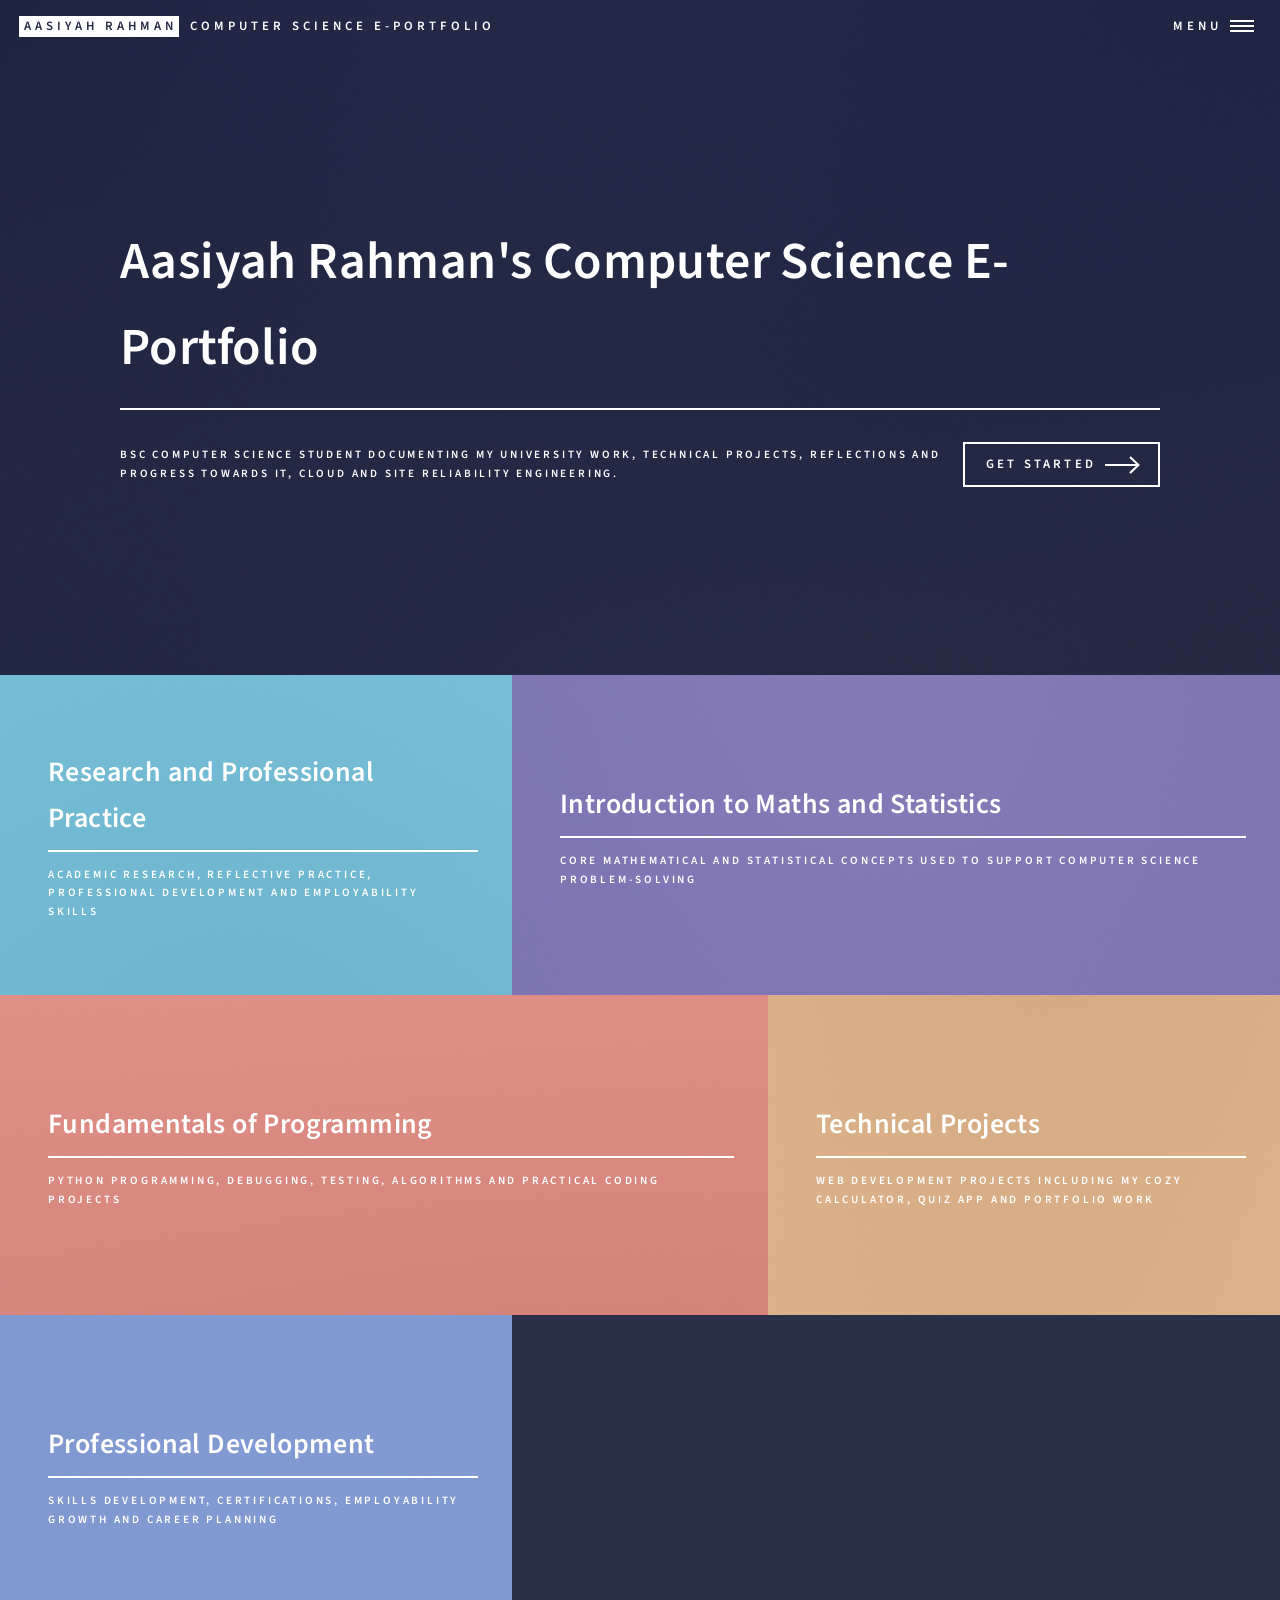
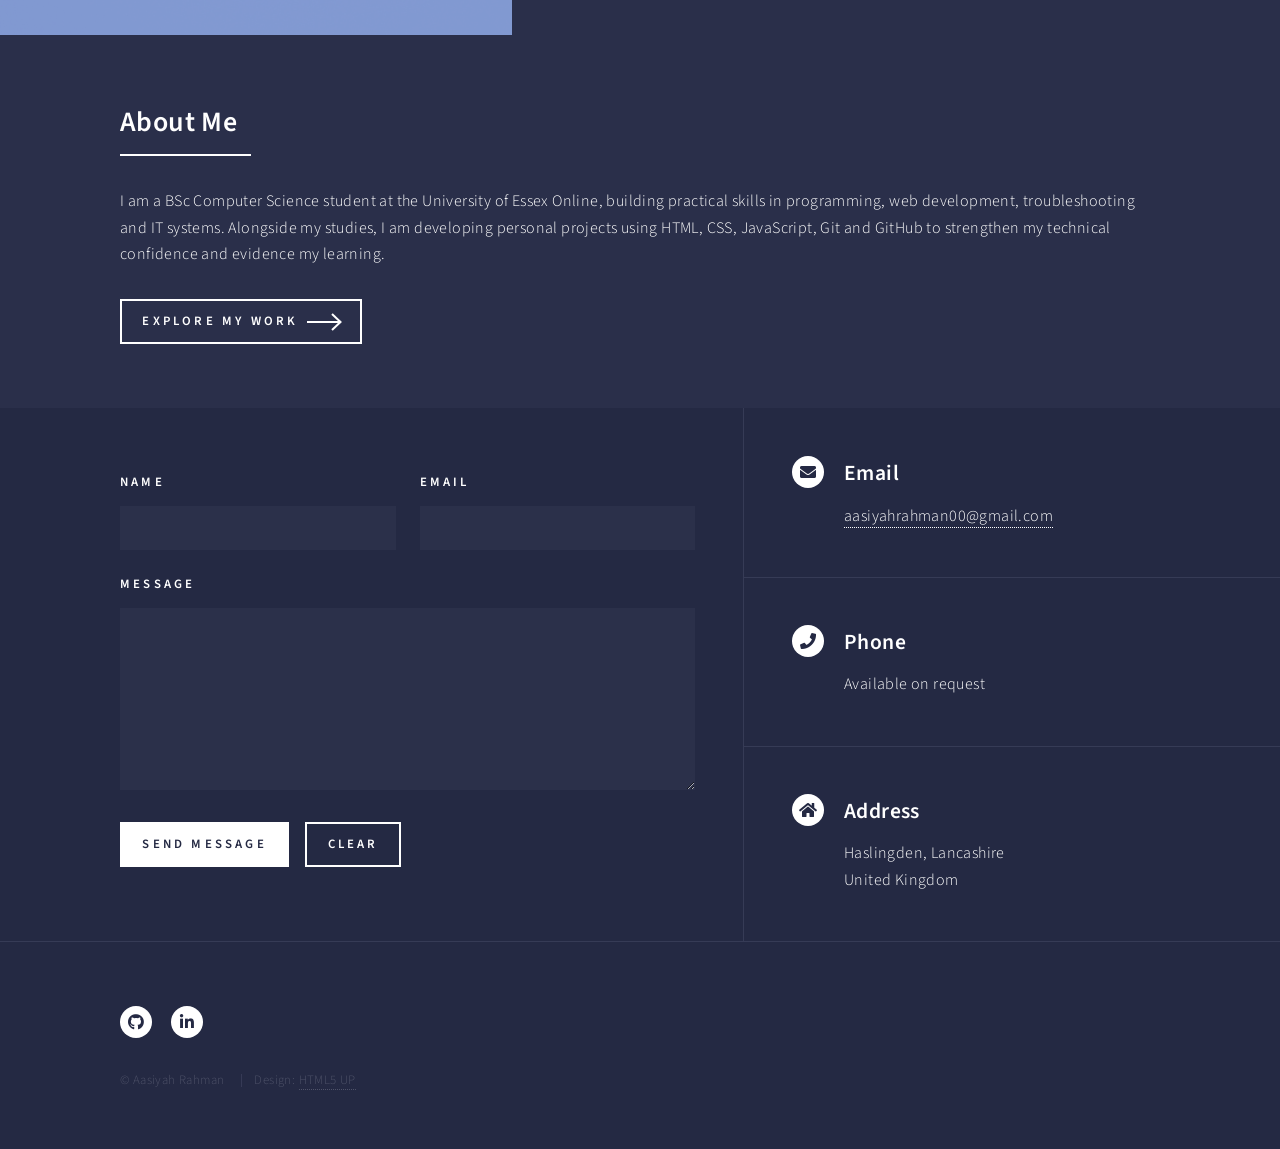
<file: index.html>
<!DOCTYPE HTML>
<!--
	Forty by HTML5 UP
	html5up.net | @ajlkn
	Free for personal and commercial use under the CCA 3.0 license
-->
<html>
	<head>
		<title>Aasiyah Rahman | Computer Science E-Portfolio</title>
		<meta charset="utf-8" />
		<meta name="viewport" content="width=device-width, initial-scale=1, user-scalable=no" />

		<link rel="stylesheet" href="assets/css/main.css" />

		<noscript>
			<link rel="stylesheet" href="assets/css/noscript.css" />
		</noscript>
	</head>

	<body class="is-preload">

		<!-- Wrapper -->
		<div id="wrapper">

			<!-- Header -->
			<header id="header" class="alt">

				<a href="index.html" class="logo">
					<strong>Aasiyah Rahman</strong>
					<span>Computer Science E-Portfolio</span>
				</a>

				<nav>
					<a href="#menu">Menu</a>
				</nav>

			</header>

			<!-- Menu -->
			<nav id="menu">

				<ul class="links">
					<li><a href="index.html">Home</a></li>
					<li><a href="#two">About Me</a></li>
					<li><a href="#one">Modules & Projects</a></li>
					<li><a href="#contact">Contact</a></li>
				</ul>

				<ul class="actions stacked">

					<li>
						<a href="#one" class="button primary fit scrolly">
							View Portfolio
						</a>
					</li>

					<li>
						<a href="#contact" class="button fit scrolly">
							Contact Me
						</a>
					</li>

				</ul>

			</nav>

			<!-- Banner -->
			<section id="banner" class="major">

				<div class="inner">

					<header class="major">
						<h1>Aasiyah Rahman's Computer Science E-Portfolio</h1>
					</header>

					<div class="content">

						<p>
							BSc Computer Science student documenting my university work,
							technical projects, reflections and progress towards IT,
							cloud and site reliability engineering.
						</p>

						<ul class="actions">
							<li>
								<a href="#one" class="button next scrolly">
									Get Started
								</a>
							</li>
						</ul>

					</div>

				</div>

			</section>

			<!-- Main -->
			<div id="main">

				<!-- Tiles -->
				<section id="one" class="tiles">

					<article>

						<span class="image">
							<img src="images/pic01.jpg" alt="" />
						</span>

						<header class="major">

							<h3>
								<a href="research-professional-practice.html" class="link">
									Research and Professional Practice
								</a>
							</h3>

							<p>
								Academic research, reflective practice,
								professional development and employability skills
							</p>

						</header>

					</article>

					<article>

						<span class="image">
							<img src="images/pic02.jpg" alt="" />
						</span>

						<header class="major">

							<h3>
								<a href="intro-maths-statistics.html" class="link">
									Introduction to Maths and Statistics
								</a>
							</h3>

							<p>
								Core mathematical and statistical concepts used
								to support computer science problem-solving
							</p>

						</header>

					</article>

					<article>

						<span class="image">
							<img src="images/pic03.jpg" alt="" />
						</span>

						<header class="major">

							<h3>
								<a href="fundamentals-programming.html" class="link">
									Fundamentals of Programming
								</a>
							</h3>

							<p>
								Python programming, debugging, testing,
								algorithms and practical coding projects
							</p>

						</header>

					</article>

					<article>

						<span class="image">
							<img src="images/pic04.jpg" alt="" />
						</span>

						<header class="major">

							<h3>
								<a href="technical-projects.html" class="link">
									Technical Projects
								</a>
							</h3>

							<p>
								Web development projects including my cozy calculator,
								quiz app and portfolio work
							</p>

						</header>

					</article>

					<article>

						<span class="image">
							<img src="images/pic05.jpg" alt="" />
						</span>

						<header class="major">

							<h3>
								<a href="professional-development.html" class="link">
									Professional Development
								</a>
							</h3>

							<p>
								Skills development, certifications,
								employability growth and career planning
							</p>

						</header>

					</article>

				</section>

				<!-- About Me -->
				<section id="two">

					<div class="inner">

						<header class="major">
							<h2>About Me</h2>
						</header>

						<p>
							I am a BSc Computer Science student at the University
							of Essex Online, building practical skills in programming,
							web development, troubleshooting and IT systems.

							Alongside my studies, I am developing personal projects
							using HTML, CSS, JavaScript, Git and GitHub to strengthen
							my technical confidence and evidence my learning.
						</p>

						<ul class="actions">
							<li>
								<a href="#one" class="button next scrolly">
									Explore My Work
								</a>
							</li>
						</ul>

					</div>

				</section>

			</div>

			<!-- Contact -->
			<section id="contact">

				<div class="inner">

					<section>

						<form method="post" action="#">

							<div class="fields">

								<div class="field half">
									<label for="name">Name</label>
									<input type="text" name="name" id="name" />
								</div>

								<div class="field half">
									<label for="email">Email</label>
									<input type="text" name="email" id="email" />
								</div>

								<div class="field">
									<label for="message">Message</label>
									<textarea name="message" id="message" rows="6"></textarea>
								</div>

							</div>

							<ul class="actions">

								<li>
									<input type="submit" value="Send Message" class="primary" />
								</li>

								<li>
									<input type="reset" value="Clear" />
								</li>

							</ul>

						</form>

					</section>

					<section class="split">

						<section>

							<div class="contact-method">

								<span class="icon solid alt fa-envelope"></span>

								<h3>Email</h3>

								<a href="mailto:aasiyahrahman00@gmail.com">
									aasiyahrahman00@gmail.com
								</a>

							</div>

						</section>

						<section>

							<div class="contact-method">

								<span class="icon solid alt fa-phone"></span>

								<h3>Phone</h3>

								<span>Available on request</span>

							</div>

						</section>

						<section>

							<div class="contact-method">

								<span class="icon solid alt fa-home"></span>

								<h3>Address</h3>

								<span>
									Haslingden, Lancashire<br />
									United Kingdom
								</span>

							</div>

						</section>

					</section>

				</div>

			</section>

			<!-- Footer -->
			<footer id="footer">

				<div class="inner">

					<ul class="icons">

						<li>
							<a href="https://github.com/aasiyahrahman00"
							   class="icon brands alt fa-github">

								<span class="label">GitHub</span>

							</a>
						</li>

						<li>
							<a href="https://www.linkedin.com/in/aasiyah-rahman-aa9a262a6"
							   class="icon brands alt fa-linkedin-in">

								<span class="label">LinkedIn</span>

							</a>
						</li>

					</ul>

					<ul class="copyright">

						<li>&copy; Aasiyah Rahman</li>

						<li>
							Design:
							<a href="https://html5up.net">HTML5 UP</a>
						</li>

					</ul>

				</div>

			</footer>

		</div>

		<!-- Scripts -->
		<script src="assets/js/jquery.min.js"></script>
		<script src="assets/js/jquery.scrolly.min.js"></script>
		<script src="assets/js/jquery.scrollex.min.js"></script>
		<script src="assets/js/browser.min.js"></script>
		<script src="assets/js/breakpoints.min.js"></script>
		<script src="assets/js/util.js"></script>
		<script src="assets/js/main.js"></script>

	</body>
</html>
</file>
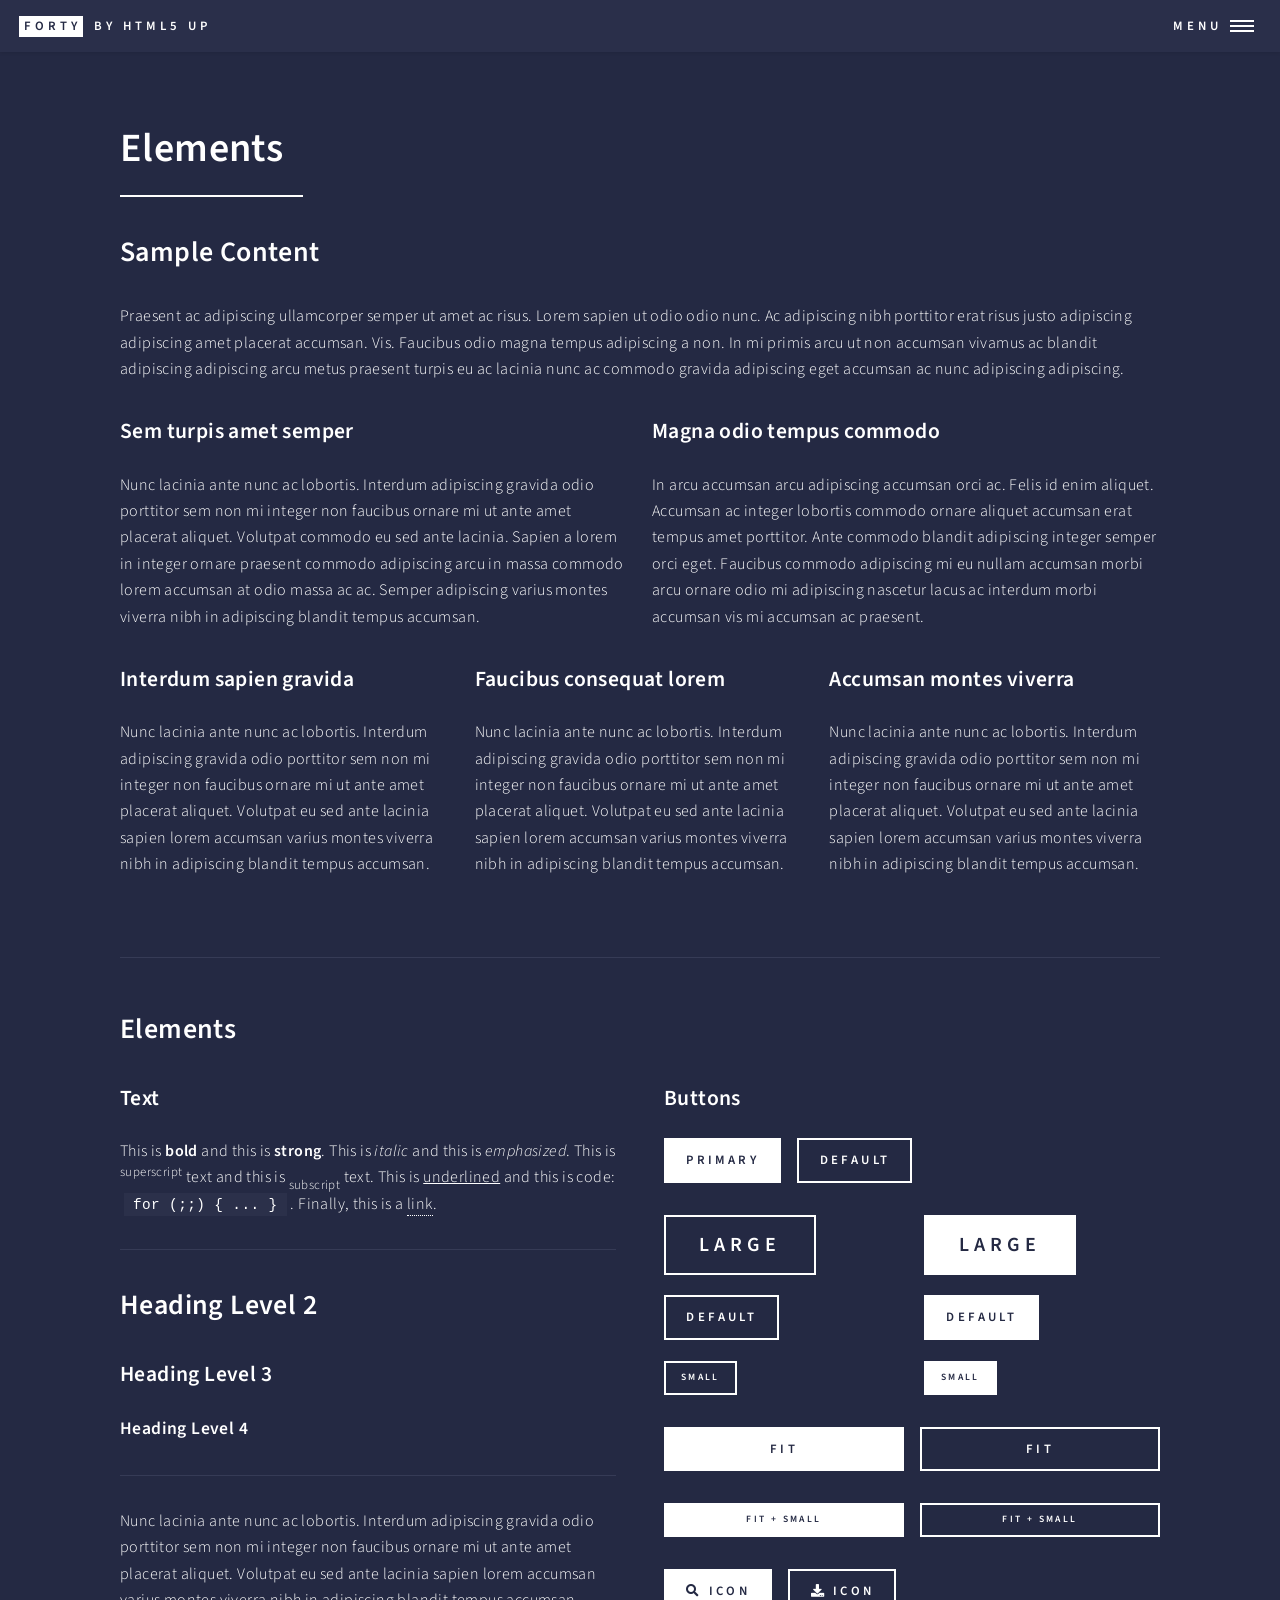
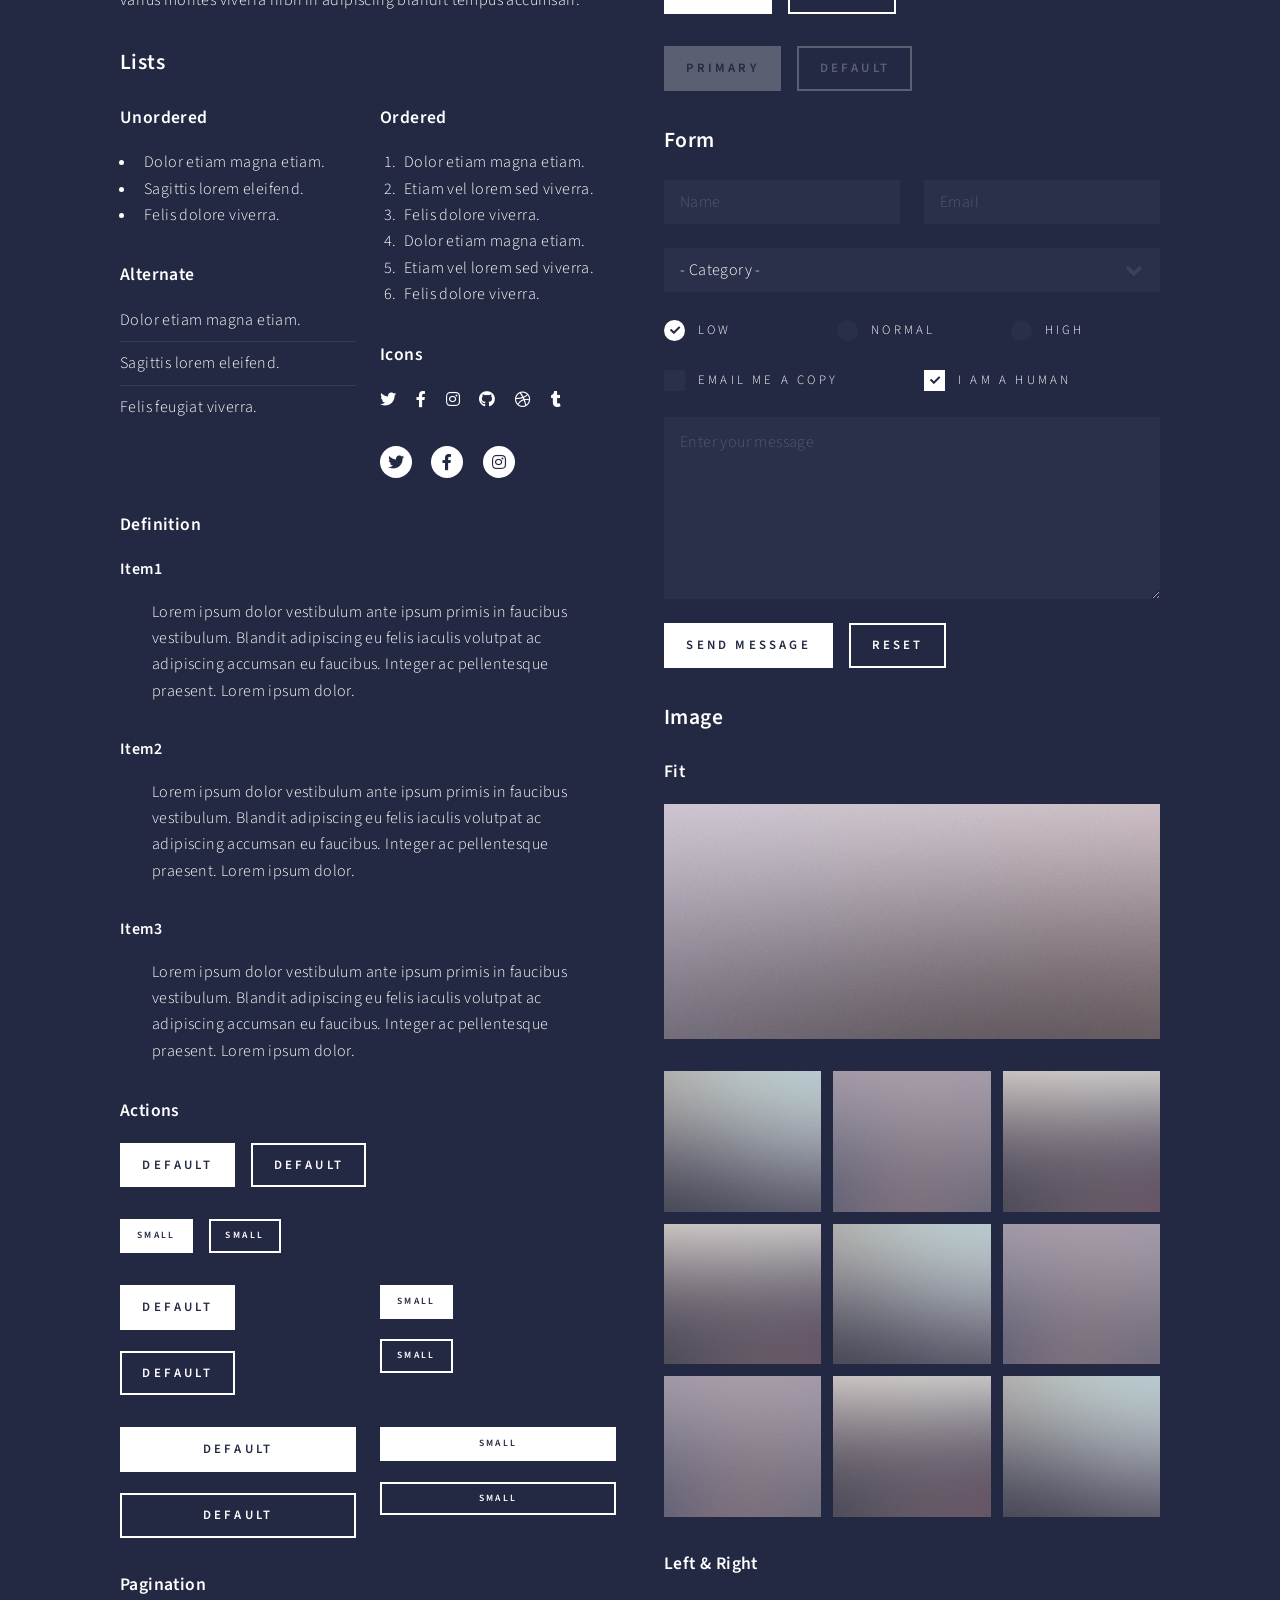
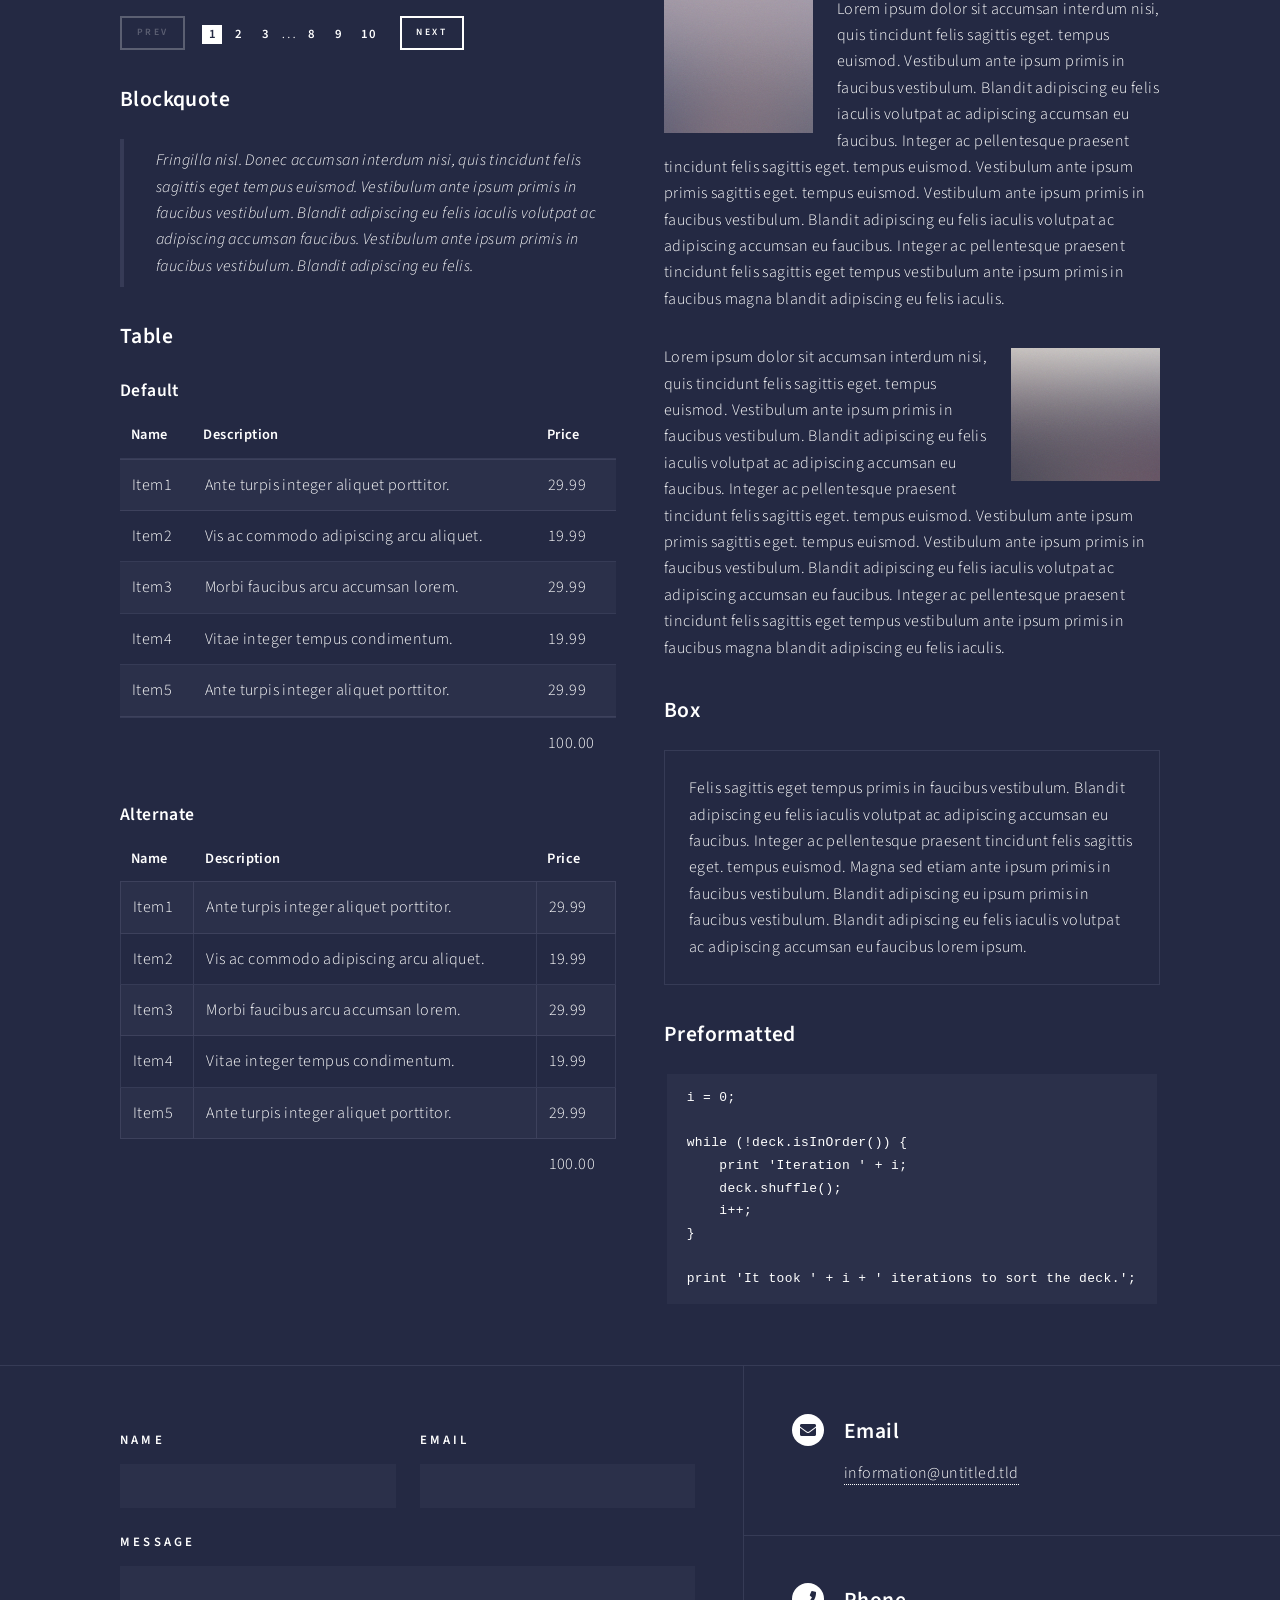
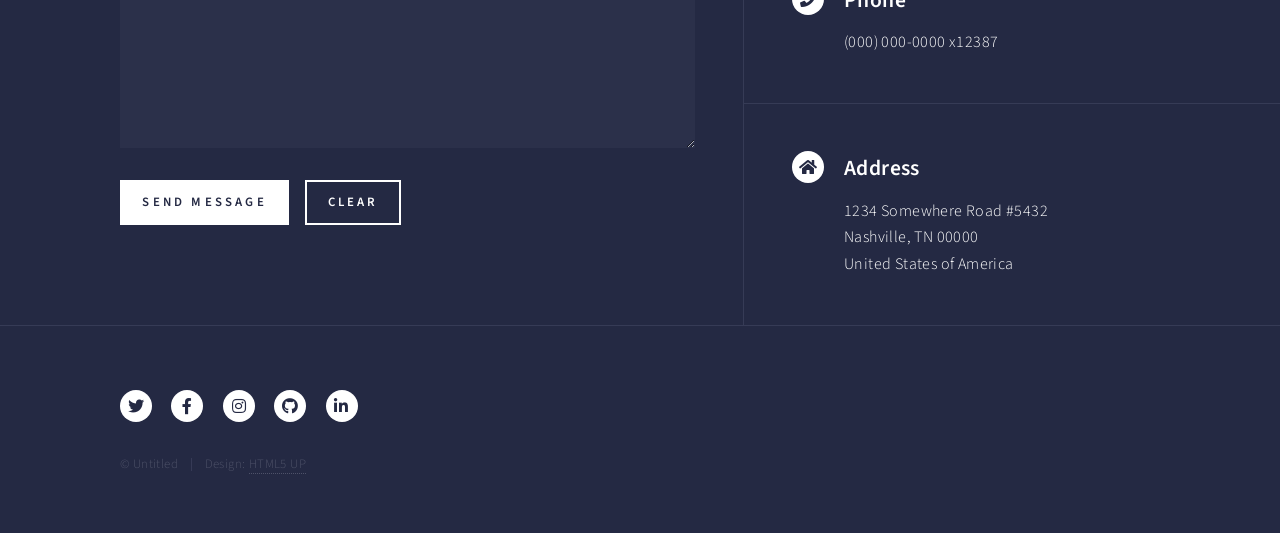
<file: elements.html>
<!DOCTYPE HTML>
<!--
	Forty by HTML5 UP
	html5up.net | @ajlkn
	Free for personal and commercial use under the CCA 3.0 license (html5up.net/license)
-->
<html>
	<head>
		<title>Elements - Forty by HTML5 UP</title>
		<meta charset="utf-8" />
		<meta name="viewport" content="width=device-width, initial-scale=1, user-scalable=no" />
		<link rel="stylesheet" href="assets/css/main.css" />
		<noscript><link rel="stylesheet" href="assets/css/noscript.css" /></noscript>
	</head>
	<body class="is-preload">

		<!-- Wrapper -->
			<div id="wrapper">

				<!-- Header -->
					<header id="header">
						<a href="index.html" class="logo"><strong>Forty</strong> <span>by HTML5 UP</span></a>
						<nav>
							<a href="#menu">Menu</a>
						</nav>
					</header>

				<!-- Menu -->
					<nav id="menu">
						<ul class="links">
							<li><a href="index.html">Home</a></li>
							<li><a href="landing.html">Landing</a></li>
							<li><a href="generic.html">Generic</a></li>
							<li><a href="elements.html">Elements</a></li>
						</ul>
						<ul class="actions stacked">
							<li><a href="#" class="button primary fit">Get Started</a></li>
							<li><a href="#" class="button fit">Log In</a></li>
						</ul>
					</nav>

				<!-- Main -->
					<div id="main" class="alt">

						<!-- One -->
							<section id="one">
								<div class="inner">
									<header class="major">
										<h1>Elements</h1>
									</header>

									<!-- Content -->
										<h2 id="content">Sample Content</h2>
										<p>Praesent ac adipiscing ullamcorper semper ut amet ac risus. Lorem sapien ut odio odio nunc. Ac adipiscing nibh porttitor erat risus justo adipiscing adipiscing amet placerat accumsan. Vis. Faucibus odio magna tempus adipiscing a non. In mi primis arcu ut non accumsan vivamus ac blandit adipiscing adipiscing arcu metus praesent turpis eu ac lacinia nunc ac commodo gravida adipiscing eget accumsan ac nunc adipiscing adipiscing.</p>
										<div class="row">
											<div class="col-6 col-12-small">
												<h3>Sem turpis amet semper</h3>
												<p>Nunc lacinia ante nunc ac lobortis. Interdum adipiscing gravida odio porttitor sem non mi integer non faucibus ornare mi ut ante amet placerat aliquet. Volutpat commodo eu sed ante lacinia. Sapien a lorem in integer ornare praesent commodo adipiscing arcu in massa commodo lorem accumsan at odio massa ac ac. Semper adipiscing varius montes viverra nibh in adipiscing blandit tempus accumsan.</p>
											</div>
											<div class="col-6 col-12-small">
												<h3>Magna odio tempus commodo</h3>
												<p>In arcu accumsan arcu adipiscing accumsan orci ac. Felis id enim aliquet. Accumsan ac integer lobortis commodo ornare aliquet accumsan erat tempus amet porttitor. Ante commodo blandit adipiscing integer semper orci eget. Faucibus commodo adipiscing mi eu nullam accumsan morbi arcu ornare odio mi adipiscing nascetur lacus ac interdum morbi accumsan vis mi accumsan ac praesent.</p>
											</div>
											<!-- Break -->
											<div class="col-4 col-12-medium">
												<h3>Interdum sapien gravida</h3>
												<p>Nunc lacinia ante nunc ac lobortis. Interdum adipiscing gravida odio porttitor sem non mi integer non faucibus ornare mi ut ante amet placerat aliquet. Volutpat eu sed ante lacinia sapien lorem accumsan varius montes viverra nibh in adipiscing blandit tempus accumsan.</p>
											</div>
											<div class="col-4 col-12-medium">
												<h3>Faucibus consequat lorem</h3>
												<p>Nunc lacinia ante nunc ac lobortis. Interdum adipiscing gravida odio porttitor sem non mi integer non faucibus ornare mi ut ante amet placerat aliquet. Volutpat eu sed ante lacinia sapien lorem accumsan varius montes viverra nibh in adipiscing blandit tempus accumsan.</p>
											</div>
											<div class="col-4 col-12-medium">
												<h3>Accumsan montes viverra</h3>
												<p>Nunc lacinia ante nunc ac lobortis. Interdum adipiscing gravida odio porttitor sem non mi integer non faucibus ornare mi ut ante amet placerat aliquet. Volutpat eu sed ante lacinia sapien lorem accumsan varius montes viverra nibh in adipiscing blandit tempus accumsan.</p>
											</div>
										</div>

									<hr class="major" />

									<!-- Elements -->
										<h2 id="elements">Elements</h2>
										<div class="row gtr-200">
											<div class="col-6 col-12-medium">

												<!-- Text stuff -->
													<h3>Text</h3>
													<p>This is <b>bold</b> and this is <strong>strong</strong>. This is <i>italic</i> and this is <em>emphasized</em>.
													This is <sup>superscript</sup> text and this is <sub>subscript</sub> text.
													This is <u>underlined</u> and this is code: <code>for (;;) { ... }</code>.
													Finally, this is a <a href="#">link</a>.</p>
													<hr />
													<h2>Heading Level 2</h2>
													<h3>Heading Level 3</h3>
													<h4>Heading Level 4</h4>
													<hr />
													<p>Nunc lacinia ante nunc ac lobortis. Interdum adipiscing gravida odio porttitor sem non mi integer non faucibus ornare mi ut ante amet placerat aliquet. Volutpat eu sed ante lacinia sapien lorem accumsan varius montes viverra nibh in adipiscing blandit tempus accumsan.</p>

												<!-- Lists -->
													<h3>Lists</h3>
													<div class="row">
														<div class="col-6 col-12-small">

															<h4>Unordered</h4>
															<ul>
																<li>Dolor etiam magna etiam.</li>
																<li>Sagittis lorem eleifend.</li>
																<li>Felis dolore viverra.</li>
															</ul>

															<h4>Alternate</h4>
															<ul class="alt">
																<li>Dolor etiam magna etiam.</li>
																<li>Sagittis lorem eleifend.</li>
																<li>Felis feugiat viverra.</li>
															</ul>

														</div>
														<div class="col-6 col-12-small">

															<h4>Ordered</h4>
															<ol>
																<li>Dolor etiam magna etiam.</li>
																<li>Etiam vel lorem sed viverra.</li>
																<li>Felis dolore viverra.</li>
																<li>Dolor etiam magna etiam.</li>
																<li>Etiam vel lorem sed viverra.</li>
																<li>Felis dolore viverra.</li>
															</ol>

															<h4>Icons</h4>
															<ul class="icons">
																<li><a href="#" class="icon brands fa-twitter"><span class="label">Twitter</span></a></li>
																<li><a href="#" class="icon brands fa-facebook-f"><span class="label">Facebook</span></a></li>
																<li><a href="#" class="icon brands fa-instagram"><span class="label">Instagram</span></a></li>
																<li><a href="#" class="icon brands fa-github"><span class="label">Github</span></a></li>
																<li><a href="#" class="icon brands fa-dribbble"><span class="label">Dribbble</span></a></li>
																<li><a href="#" class="icon brands fa-tumblr"><span class="label">Tumblr</span></a></li>
															</ul>
															<ul class="icons">
																<li><a href="#" class="icon brands alt fa-twitter"><span class="label">Twitter</span></a></li>
																<li><a href="#" class="icon brands alt fa-facebook-f"><span class="label">Facebook</span></a></li>
																<li><a href="#" class="icon brands alt fa-instagram"><span class="label">Instagram</span></a></li>
															</ul>

														</div>
													</div>
													<h4>Definition</h4>
													<dl>
														<dt>Item1</dt>
														<dd>
															<p>Lorem ipsum dolor vestibulum ante ipsum primis in faucibus vestibulum. Blandit adipiscing eu felis iaculis volutpat ac adipiscing accumsan eu faucibus. Integer ac pellentesque praesent. Lorem ipsum dolor.</p>
														</dd>
														<dt>Item2</dt>
														<dd>
															<p>Lorem ipsum dolor vestibulum ante ipsum primis in faucibus vestibulum. Blandit adipiscing eu felis iaculis volutpat ac adipiscing accumsan eu faucibus. Integer ac pellentesque praesent. Lorem ipsum dolor.</p>
														</dd>
														<dt>Item3</dt>
														<dd>
															<p>Lorem ipsum dolor vestibulum ante ipsum primis in faucibus vestibulum. Blandit adipiscing eu felis iaculis volutpat ac adipiscing accumsan eu faucibus. Integer ac pellentesque praesent. Lorem ipsum dolor.</p>
														</dd>
													</dl>

													<h4>Actions</h4>
													<ul class="actions">
														<li><a href="#" class="button primary">Default</a></li>
														<li><a href="#" class="button">Default</a></li>
													</ul>
													<ul class="actions small">
														<li><a href="#" class="button primary small">Small</a></li>
														<li><a href="#" class="button small">Small</a></li>
													</ul>
													<div class="row">
														<div class="col-6 col-12-small">
															<ul class="actions stacked">
																<li><a href="#" class="button primary">Default</a></li>
																<li><a href="#" class="button">Default</a></li>
															</ul>
														</div>
														<div class="col-6 col-12-small">
															<ul class="actions stacked">
																<li><a href="#" class="button primary small">Small</a></li>
																<li><a href="#" class="button small">Small</a></li>
															</ul>
														</div>
														<div class="col-6 col-12-small">
															<ul class="actions stacked">
																<li><a href="#" class="button primary fit">Default</a></li>
																<li><a href="#" class="button fit">Default</a></li>
															</ul>
														</div>
														<div class="col-6 col-12-small">
															<ul class="actions stacked">
																<li><a href="#" class="button primary small fit">Small</a></li>
																<li><a href="#" class="button small fit">Small</a></li>
															</ul>
														</div>
													</div>

													<h4>Pagination</h4>
													<ul class="pagination">
														<li><span class="button small disabled">Prev</span></li>
														<li><a href="#" class="page active">1</a></li>
														<li><a href="#" class="page">2</a></li>
														<li><a href="#" class="page">3</a></li>
														<li><span>&hellip;</span></li>
														<li><a href="#" class="page">8</a></li>
														<li><a href="#" class="page">9</a></li>
														<li><a href="#" class="page">10</a></li>
														<li><a href="#" class="button small">Next</a></li>
													</ul>

												<!-- Blockquote -->
													<h3>Blockquote</h3>
													<blockquote>Fringilla nisl. Donec accumsan interdum nisi, quis tincidunt felis sagittis eget tempus euismod. Vestibulum ante ipsum primis in faucibus vestibulum. Blandit adipiscing eu felis iaculis volutpat ac adipiscing accumsan faucibus. Vestibulum ante ipsum primis in faucibus vestibulum. Blandit adipiscing eu felis.</blockquote>

												<!-- Table -->
													<h3>Table</h3>

													<h4>Default</h4>
													<div class="table-wrapper">
														<table>
															<thead>
																<tr>
																	<th>Name</th>
																	<th>Description</th>
																	<th>Price</th>
																</tr>
															</thead>
															<tbody>
																<tr>
																	<td>Item1</td>
																	<td>Ante turpis integer aliquet porttitor.</td>
																	<td>29.99</td>
																</tr>
																<tr>
																	<td>Item2</td>
																	<td>Vis ac commodo adipiscing arcu aliquet.</td>
																	<td>19.99</td>
																</tr>
																<tr>
																	<td>Item3</td>
																	<td> Morbi faucibus arcu accumsan lorem.</td>
																	<td>29.99</td>
																</tr>
																<tr>
																	<td>Item4</td>
																	<td>Vitae integer tempus condimentum.</td>
																	<td>19.99</td>
																</tr>
																<tr>
																	<td>Item5</td>
																	<td>Ante turpis integer aliquet porttitor.</td>
																	<td>29.99</td>
																</tr>
															</tbody>
															<tfoot>
																<tr>
																	<td colspan="2"></td>
																	<td>100.00</td>
																</tr>
															</tfoot>
														</table>
													</div>

													<h4>Alternate</h4>
													<div class="table-wrapper">
														<table class="alt">
															<thead>
																<tr>
																	<th>Name</th>
																	<th>Description</th>
																	<th>Price</th>
																</tr>
															</thead>
															<tbody>
																<tr>
																	<td>Item1</td>
																	<td>Ante turpis integer aliquet porttitor.</td>
																	<td>29.99</td>
																</tr>
																<tr>
																	<td>Item2</td>
																	<td>Vis ac commodo adipiscing arcu aliquet.</td>
																	<td>19.99</td>
																</tr>
																<tr>
																	<td>Item3</td>
																	<td> Morbi faucibus arcu accumsan lorem.</td>
																	<td>29.99</td>
																</tr>
																<tr>
																	<td>Item4</td>
																	<td>Vitae integer tempus condimentum.</td>
																	<td>19.99</td>
																</tr>
																<tr>
																	<td>Item5</td>
																	<td>Ante turpis integer aliquet porttitor.</td>
																	<td>29.99</td>
																</tr>
															</tbody>
															<tfoot>
																<tr>
																	<td colspan="2"></td>
																	<td>100.00</td>
																</tr>
															</tfoot>
														</table>
													</div>

											</div>
											<div class="col-6 col-12-medium">

												<!-- Buttons -->
													<h3>Buttons</h3>
													<ul class="actions">
														<li><a href="#" class="button primary">Primary</a></li>
														<li><a href="#" class="button">Default</a></li>
													</ul>
													<div class="row">
														<div class="col-6 col-12-xsmall">
															<ul class="actions stacked">
																<li><a href="#" class="button large">Large</a></li>
																<li><a href="#" class="button">Default</a></li>
																<li><a href="#" class="button small">Small</a></li>
															</ul>
														</div>
														<div class="col-6 col-12-xsmall">
															<ul class="actions stacked">
																<li><a href="#" class="button primary large">Large</a></li>
																<li><a href="#" class="button primary">Default</a></li>
																<li><a href="#" class="button primary small">Small</a></li>
															</ul>
														</div>
													</div>
													<ul class="actions fit">
														<li><a href="#" class="button primary fit">Fit</a></li>
														<li><a href="#" class="button fit">Fit</a></li>
													</ul>
													<ul class="actions fit small">
														<li><a href="#" class="button primary fit small">Fit + Small</a></li>
														<li><a href="#" class="button fit small">Fit + Small</a></li>
													</ul>
													<ul class="actions">
														<li><a href="#" class="button primary icon solid fa-search">Icon</a></li>
														<li><a href="#" class="button icon solid fa-download">Icon</a></li>
													</ul>
													<ul class="actions">
														<li><span class="button primary disabled">Primary</span></li>
														<li><span class="button disabled">Default</span></li>
													</ul>

												<!-- Form -->
													<h3>Form</h3>

													<form method="post" action="#">
														<div class="row gtr-uniform">
															<div class="col-6 col-12-xsmall">
																<input type="text" name="demo-name" id="demo-name" value="" placeholder="Name" />
															</div>
															<div class="col-6 col-12-xsmall">
																<input type="email" name="demo-email" id="demo-email" value="" placeholder="Email" />
															</div>
															<!-- Break -->
															<div class="col-12">
																<select name="demo-category" id="demo-category">
																	<option value="">- Category -</option>
																	<option value="1">Manufacturing</option>
																	<option value="1">Shipping</option>
																	<option value="1">Administration</option>
																	<option value="1">Human Resources</option>
																</select>
															</div>
															<!-- Break -->
															<div class="col-4 col-12-small">
																<input type="radio" id="demo-priority-low" name="demo-priority" checked>
																<label for="demo-priority-low">Low</label>
															</div>
															<div class="col-4 col-12-small">
																<input type="radio" id="demo-priority-normal" name="demo-priority">
																<label for="demo-priority-normal">Normal</label>
															</div>
															<div class="col-4 col-12-small">
																<input type="radio" id="demo-priority-high" name="demo-priority">
																<label for="demo-priority-high">High</label>
															</div>
															<!-- Break -->
															<div class="col-6 col-12-small">
																<input type="checkbox" id="demo-copy" name="demo-copy">
																<label for="demo-copy">Email me a copy</label>
															</div>
															<div class="col-6 col-12-small">
																<input type="checkbox" id="demo-human" name="demo-human" checked>
																<label for="demo-human">I am a human</label>
															</div>
															<!-- Break -->
															<div class="col-12">
																<textarea name="demo-message" id="demo-message" placeholder="Enter your message" rows="6"></textarea>
															</div>
															<!-- Break -->
															<div class="col-12">
																<ul class="actions">
																	<li><input type="submit" value="Send Message" class="primary" /></li>
																	<li><input type="reset" value="Reset" /></li>
																</ul>
															</div>
														</div>
													</form>

												<!-- Image -->
													<h3>Image</h3>

													<h4>Fit</h4>
													<span class="image fit"><img src="images/pic03.jpg" alt="" /></span>
													<div class="box alt">
														<div class="row gtr-50 gtr-uniform">
															<div class="col-4"><span class="image fit"><img src="images/pic08.jpg" alt="" /></span></div>
															<div class="col-4"><span class="image fit"><img src="images/pic09.jpg" alt="" /></span></div>
															<div class="col-4"><span class="image fit"><img src="images/pic10.jpg" alt="" /></span></div>
															<!-- Break -->
															<div class="col-4"><span class="image fit"><img src="images/pic10.jpg" alt="" /></span></div>
															<div class="col-4"><span class="image fit"><img src="images/pic08.jpg" alt="" /></span></div>
															<div class="col-4"><span class="image fit"><img src="images/pic09.jpg" alt="" /></span></div>
															<!-- Break -->
															<div class="col-4"><span class="image fit"><img src="images/pic09.jpg" alt="" /></span></div>
															<div class="col-4"><span class="image fit"><img src="images/pic10.jpg" alt="" /></span></div>
															<div class="col-4"><span class="image fit"><img src="images/pic08.jpg" alt="" /></span></div>
														</div>
													</div>

													<h4>Left &amp; Right</h4>
													<p><span class="image left"><img src="images/pic09.jpg" alt="" /></span>Lorem ipsum dolor sit accumsan interdum nisi, quis tincidunt felis sagittis eget. tempus euismod. Vestibulum ante ipsum primis in faucibus vestibulum. Blandit adipiscing eu felis iaculis volutpat ac adipiscing accumsan eu faucibus. Integer ac pellentesque praesent tincidunt felis sagittis eget. tempus euismod. Vestibulum ante ipsum primis sagittis eget. tempus euismod. Vestibulum ante ipsum primis in faucibus vestibulum. Blandit adipiscing eu felis iaculis volutpat ac adipiscing accumsan eu faucibus. Integer ac pellentesque praesent tincidunt felis sagittis eget tempus vestibulum ante ipsum primis in faucibus magna blandit adipiscing eu felis iaculis.</p>
													<p><span class="image right"><img src="images/pic10.jpg" alt="" /></span>Lorem ipsum dolor sit accumsan interdum nisi, quis tincidunt felis sagittis eget. tempus euismod. Vestibulum ante ipsum primis in faucibus vestibulum. Blandit adipiscing eu felis iaculis volutpat ac adipiscing accumsan eu faucibus. Integer ac pellentesque praesent tincidunt felis sagittis eget. tempus euismod. Vestibulum ante ipsum primis sagittis eget. tempus euismod. Vestibulum ante ipsum primis in faucibus vestibulum. Blandit adipiscing eu felis iaculis volutpat ac adipiscing accumsan eu faucibus. Integer ac pellentesque praesent tincidunt felis sagittis eget tempus vestibulum ante ipsum primis in faucibus magna blandit adipiscing eu felis iaculis.</p>

												<!-- Box -->
													<h3>Box</h3>
													<div class="box">
														<p>Felis sagittis eget tempus primis in faucibus vestibulum. Blandit adipiscing eu felis iaculis volutpat ac adipiscing accumsan eu faucibus. Integer ac pellentesque praesent tincidunt felis sagittis eget. tempus euismod. Magna sed etiam ante ipsum primis in faucibus vestibulum. Blandit adipiscing eu ipsum primis in faucibus vestibulum. Blandit adipiscing eu felis iaculis volutpat ac adipiscing accumsan eu faucibus lorem ipsum.</p>
													</div>

												<!-- Preformatted Code -->
													<h3>Preformatted</h3>
													<pre><code>i = 0;

while (!deck.isInOrder()) {
    print 'Iteration ' + i;
    deck.shuffle();
    i++;
}

print 'It took ' + i + ' iterations to sort the deck.';
</code></pre>

											</div>
										</div>

								</div>
							</section>

					</div>

				<!-- Contact -->
					<section id="contact">
						<div class="inner">
							<section>
								<form method="post" action="#">
									<div class="fields">
										<div class="field half">
											<label for="name">Name</label>
											<input type="text" name="name" id="name" />
										</div>
										<div class="field half">
											<label for="email">Email</label>
											<input type="text" name="email" id="email" />
										</div>
										<div class="field">
											<label for="message">Message</label>
											<textarea name="message" id="message" rows="6"></textarea>
										</div>
									</div>
									<ul class="actions">
										<li><input type="submit" value="Send Message" class="primary" /></li>
										<li><input type="reset" value="Clear" /></li>
									</ul>
								</form>
							</section>
							<section class="split">
								<section>
									<div class="contact-method">
										<span class="icon solid alt fa-envelope"></span>
										<h3>Email</h3>
										<a href="#">information@untitled.tld</a>
									</div>
								</section>
								<section>
									<div class="contact-method">
										<span class="icon solid alt fa-phone"></span>
										<h3>Phone</h3>
										<span>(000) 000-0000 x12387</span>
									</div>
								</section>
								<section>
									<div class="contact-method">
										<span class="icon solid alt fa-home"></span>
										<h3>Address</h3>
										<span>1234 Somewhere Road #5432<br />
										Nashville, TN 00000<br />
										United States of America</span>
									</div>
								</section>
							</section>
						</div>
					</section>

				<!-- Footer -->
					<footer id="footer">
						<div class="inner">
							<ul class="icons">
								<li><a href="#" class="icon brands alt fa-twitter"><span class="label">Twitter</span></a></li>
								<li><a href="#" class="icon brands alt fa-facebook-f"><span class="label">Facebook</span></a></li>
								<li><a href="#" class="icon brands alt fa-instagram"><span class="label">Instagram</span></a></li>
								<li><a href="#" class="icon brands alt fa-github"><span class="label">GitHub</span></a></li>
								<li><a href="#" class="icon brands alt fa-linkedin-in"><span class="label">LinkedIn</span></a></li>
							</ul>
							<ul class="copyright">
								<li>&copy; Untitled</li><li>Design: <a href="https://html5up.net">HTML5 UP</a></li>
							</ul>
						</div>
					</footer>

			</div>

		<!-- Scripts -->
			<script src="assets/js/jquery.min.js"></script>
			<script src="assets/js/jquery.scrolly.min.js"></script>
			<script src="assets/js/jquery.scrollex.min.js"></script>
			<script src="assets/js/browser.min.js"></script>
			<script src="assets/js/breakpoints.min.js"></script>
			<script src="assets/js/util.js"></script>
			<script src="assets/js/main.js"></script>

	</body>
</html>
</file>
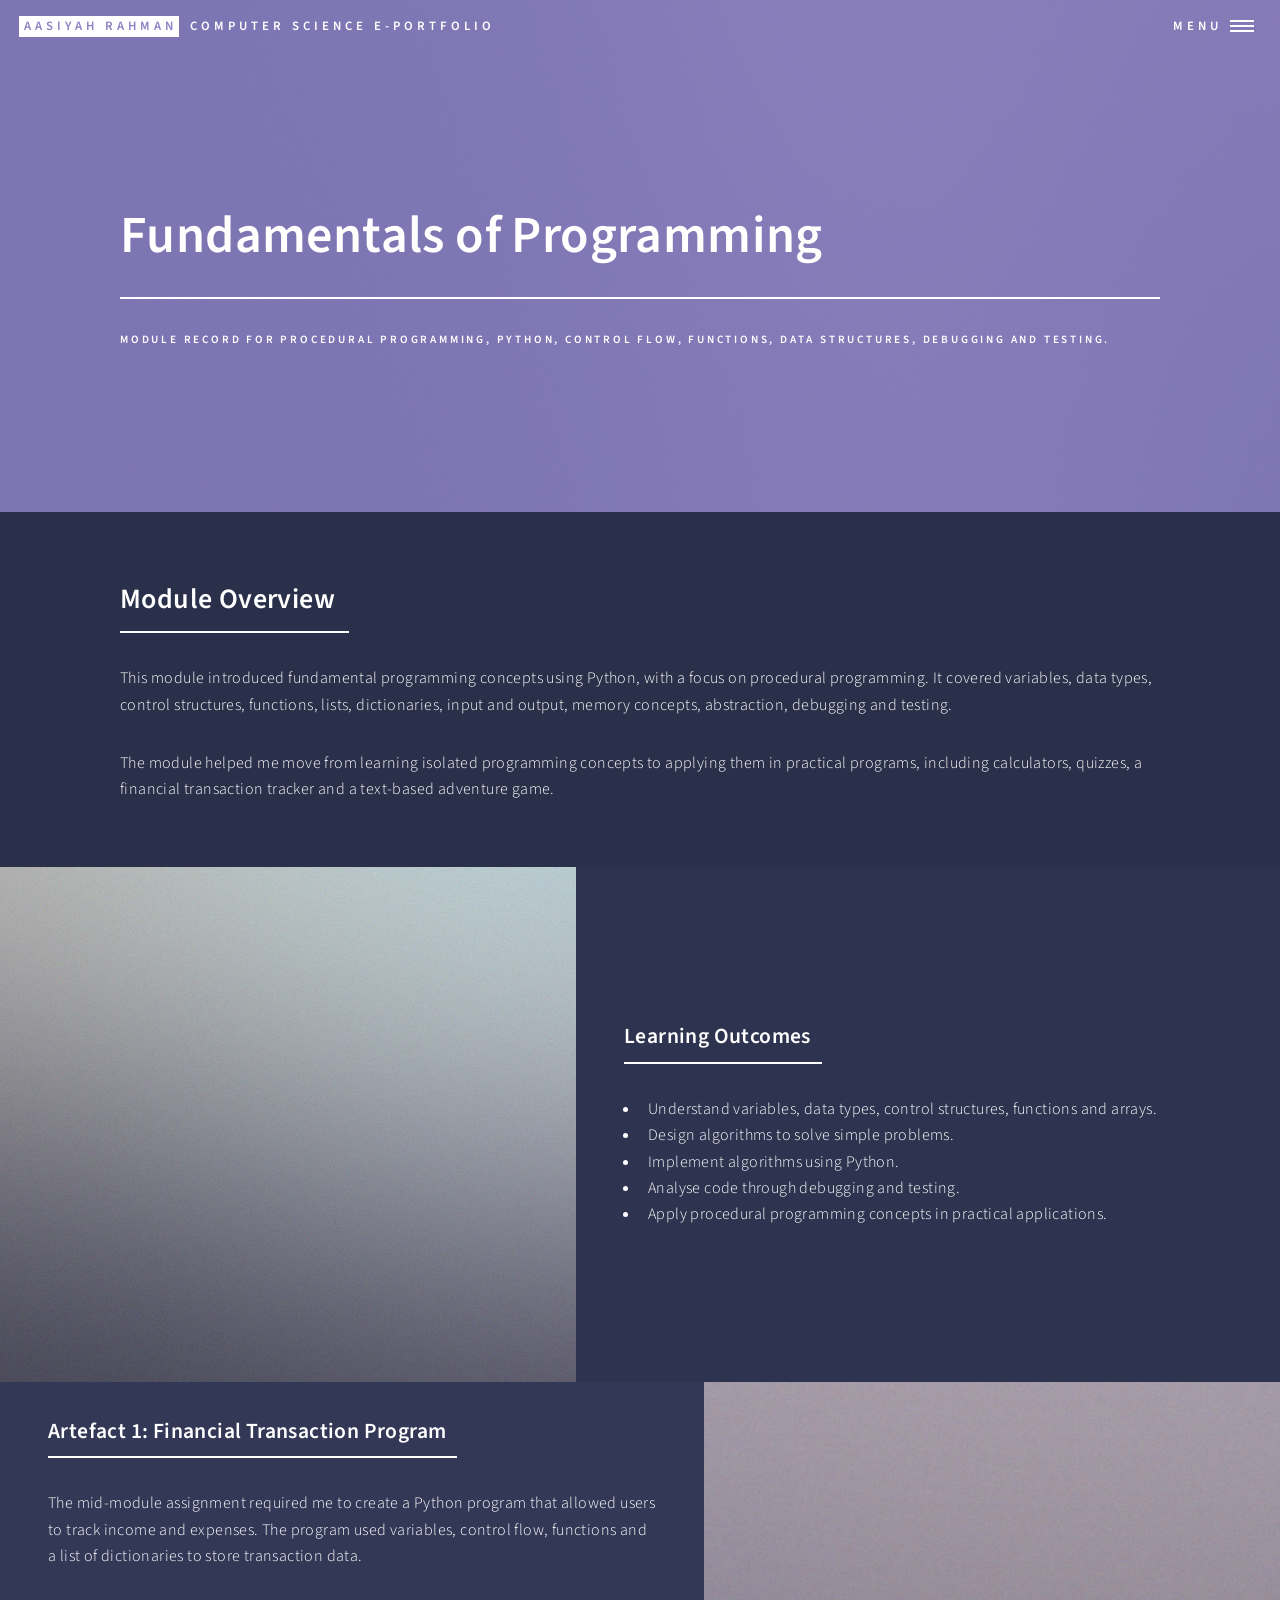
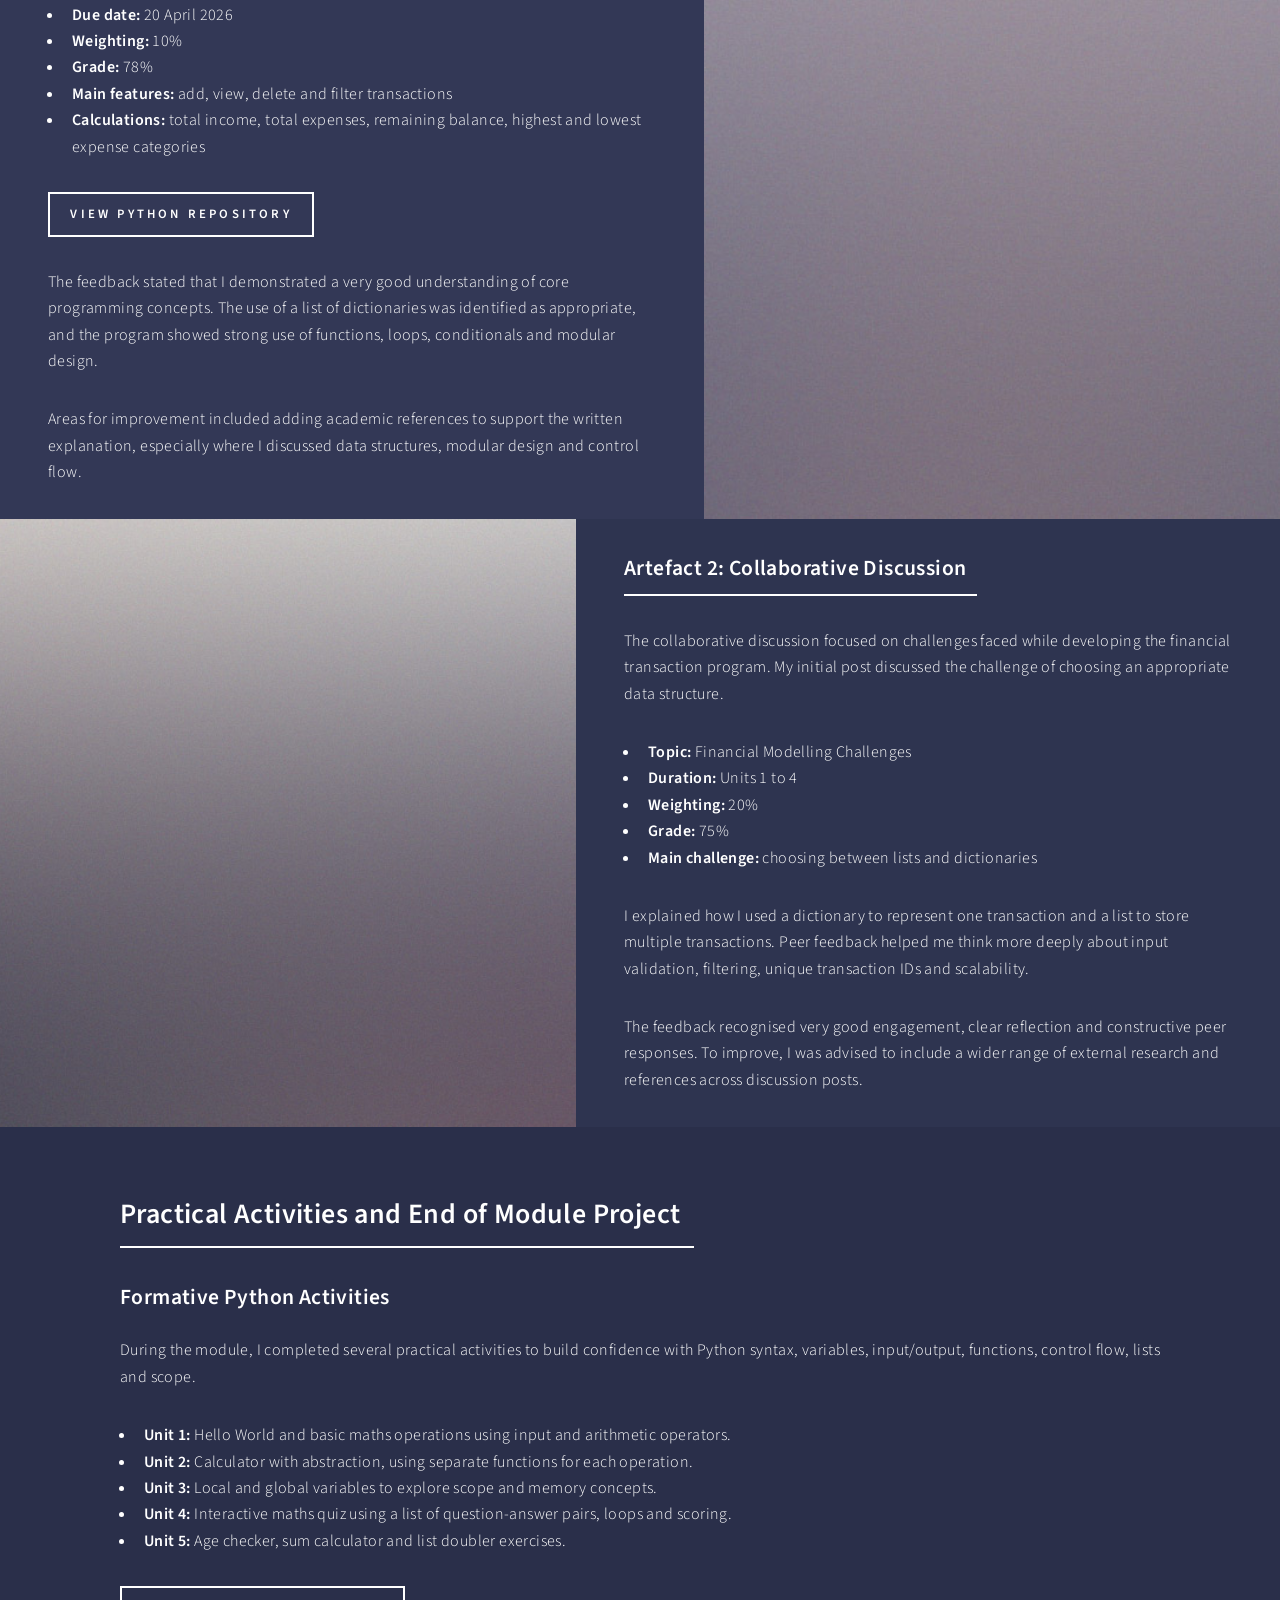
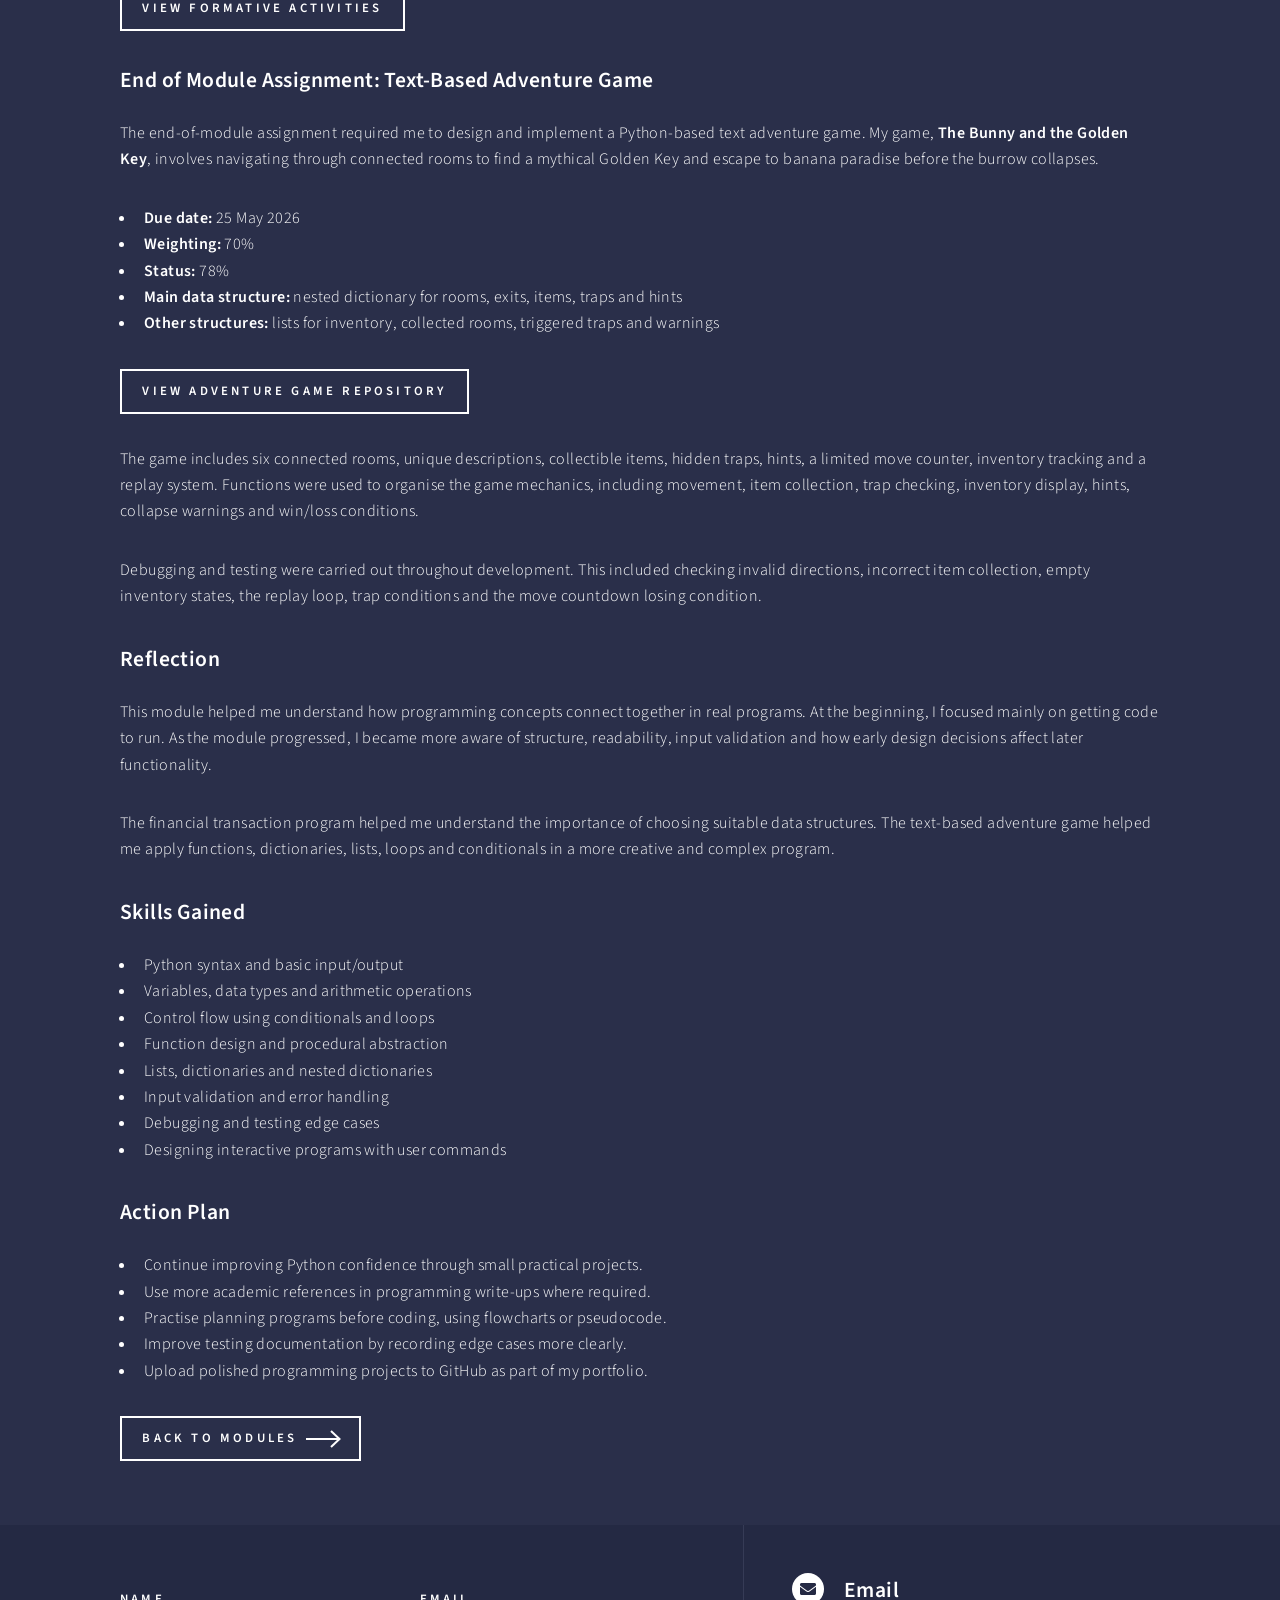
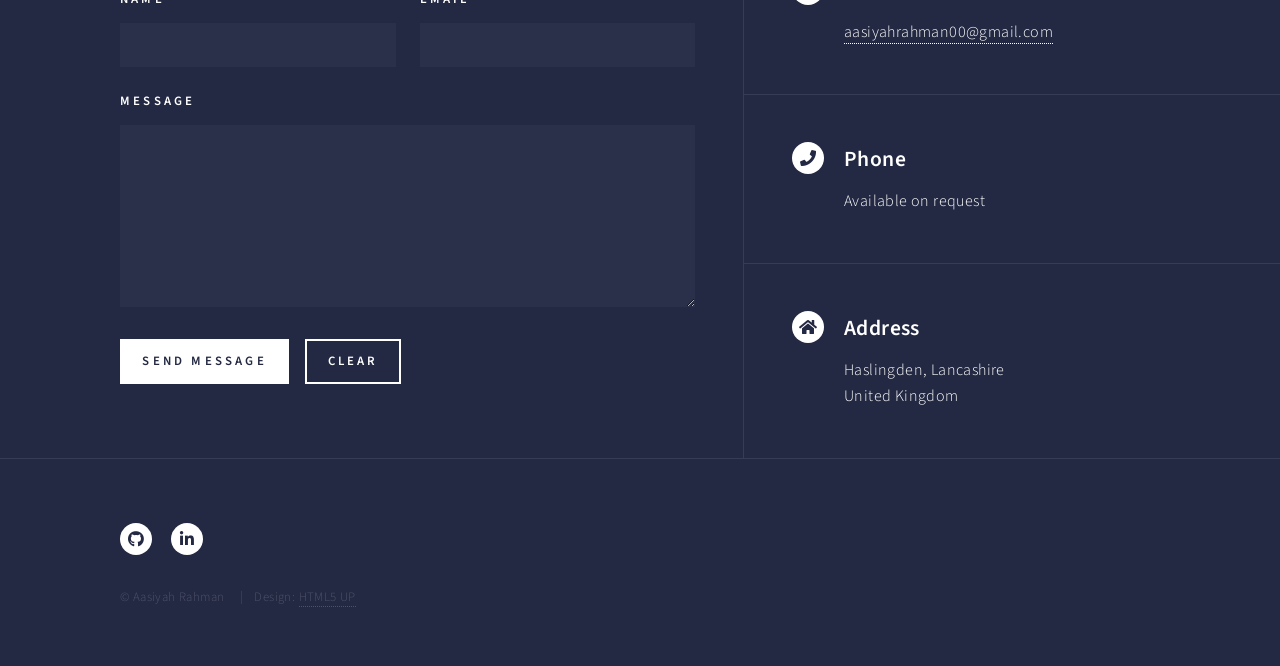
<file: fundamentals-programming.html>
<!DOCTYPE HTML>
<html>
	<head>
		<title>Fundamentals of Programming | Aasiyah Rahman</title>
		<meta charset="utf-8" />
		<meta name="viewport" content="width=device-width, initial-scale=1, user-scalable=no" />
		<link rel="stylesheet" href="assets/css/main.css" />
		<noscript><link rel="stylesheet" href="assets/css/noscript.css" /></noscript>
	</head>
	<body class="is-preload">
		<div id="wrapper">
			<header id="header" class="alt style2">
				<a href="index.html" class="logo">
					<strong>Aasiyah Rahman</strong>
					<span>Computer Science E-Portfolio</span>
				</a>
				<nav>
					<a href="#menu">Menu</a>
				</nav>
			</header>
			<nav id="menu">
				<ul class="links">
					<li><a href="index.html">Home</a></li>
					<li><a href="research-professional-practice.html">Research and Professional Practice</a></li>
					<li><a href="intro-maths-statistics.html">Introduction to Maths and Statistics</a></li>
					<li><a href="fundamentals-programming.html">Fundamentals of Programming</a></li>
					<li><a href="technical-projects.html">Technical Projects</a></li>
					<li><a href="professional-development.html">Professional Development</a></li>
				</ul>
			</nav>
			<section id="banner" class="style2">
				<div class="inner">
					<span class="image">
						<img src="images/pic07.jpg" alt="" />
					</span>
					<header class="major">
						<h1>Fundamentals of Programming</h1>
					</header>
					<div class="content">
						<p>
							Module record for procedural programming, Python,
							control flow, functions, data structures, debugging and testing.
						</p>
					</div>
				</div>
			</section>
			<div id="main">
				<section id="one">
					<div class="inner">
						<header class="major">
							<h2>Module Overview</h2>
						</header>
						<p>
							This module introduced fundamental programming concepts using Python,
							with a focus on procedural programming. It covered variables, data types,
							control structures, functions, lists, dictionaries, input and output,
							memory concepts, abstraction, debugging and testing.
						</p>
						<p>
							The module helped me move from learning isolated programming concepts
							to applying them in practical programs, including calculators, quizzes,
							a financial transaction tracker and a text-based adventure game.
						</p>
					</div>
				</section>
				<section id="two" class="spotlights">
					<section>
						<a href="#" class="image">
							<img src="images/pic08.jpg" alt="" data-position="center center" />
						</a>
						<div class="content">
							<div class="inner">
								<header class="major">
									<h3>Learning Outcomes</h3>
								</header>
								<ul>
									<li>Understand variables, data types, control structures, functions and arrays.</li>
									<li>Design algorithms to solve simple problems.</li>
									<li>Implement algorithms using Python.</li>
									<li>Analyse code through debugging and testing.</li>
									<li>Apply procedural programming concepts in practical applications.</li>
								</ul>
							</div>
						</div>
					</section>
					<section>
						<a href="#" class="image">
							<img src="images/pic09.jpg" alt="" data-position="top center" />
						</a>
						<div class="content">
							<div class="inner">
								<header class="major">
									<h3>Artefact 1: Financial Transaction Program</h3>
								</header>
								<p>
									The mid-module assignment required me to create a Python program
									that allowed users to track income and expenses. The program used
									variables, control flow, functions and a list of dictionaries to
									store transaction data.
								</p>
								<ul>
									<li><strong>Due date:</strong> 20 April 2026</li>
									<li><strong>Weighting:</strong> 10%</li>
									<li><strong>Grade:</strong> 78%</li>
									<li><strong>Main features:</strong> add, view, delete and filter transactions</li>
									<li><strong>Calculations:</strong> total income, total expenses, remaining balance, highest and lowest expense categories</li>
								</ul>
								<ul class="actions">
									<li>
										<a href="https://github.com/aasiyahrahman00/fundamentals-of-programming-python-projects"
										   class="button"
										   target="_blank"
										   rel="noopener noreferrer">
											View Python Repository
										</a>
									</li>
								</ul>
								<p>
									The feedback stated that I demonstrated a very good understanding
									of core programming concepts. The use of a list of dictionaries was
									identified as appropriate, and the program showed strong use of
									functions, loops, conditionals and modular design.
								</p>
								<p>
									Areas for improvement included adding academic references to support
									the written explanation, especially where I discussed data structures,
									modular design and control flow.
								</p>
							</div>
						</div>
					</section>
					<section>
						<a href="#" class="image">
							<img src="images/pic10.jpg" alt="" data-position="25% 25%" />
						</a>
						<div class="content">
							<div class="inner">
								<header class="major">
									<h3>Artefact 2: Collaborative Discussion</h3>
								</header>
								<p>
									The collaborative discussion focused on challenges faced while
									developing the financial transaction program. My initial post discussed
									the challenge of choosing an appropriate data structure.
								</p>
								<ul>
									<li><strong>Topic:</strong> Financial Modelling Challenges</li>
									<li><strong>Duration:</strong> Units 1 to 4</li>
									<li><strong>Weighting:</strong> 20%</li>
									<li><strong>Grade:</strong> 75%</li>
									<li><strong>Main challenge:</strong> choosing between lists and dictionaries</li>
								</ul>
								<p>
									I explained how I used a dictionary to represent one transaction and
									a list to store multiple transactions. Peer feedback helped me think
									more deeply about input validation, filtering, unique transaction IDs
									and scalability.
								</p>
								<p>
									The feedback recognised very good engagement, clear reflection and
									constructive peer responses. To improve, I was advised to include a
									wider range of external research and references across discussion posts.
								</p>
							</div>
						</div>
					</section>
				</section>
				<section id="three">
					<div class="inner">
						<header class="major">
							<h2>Practical Activities and End of Module Project</h2>
						</header>
						<h3>Formative Python Activities</h3>
						<p>
							During the module, I completed several practical activities to build
							confidence with Python syntax, variables, input/output, functions,
							control flow, lists and scope.
						</p>
						<ul>
							<li><strong>Unit 1:</strong> Hello World and basic maths operations using input and arithmetic operators.</li>
							<li><strong>Unit 2:</strong> Calculator with abstraction, using separate functions for each operation.</li>
							<li><strong>Unit 3:</strong> Local and global variables to explore scope and memory concepts.</li>
							<li><strong>Unit 4:</strong> Interactive maths quiz using a list of question-answer pairs, loops and scoring.</li>
							<li><strong>Unit 5:</strong> Age checker, sum calculator and list doubler exercises.</li>
						</ul>
						<ul class="actions">
							<li>
								<a href="https://github.com/aasiyahrahman00/fundamentals-of-programming-python-projects/tree/main/formative-activities"
								   class="button"
								   target="_blank"
								   rel="noopener noreferrer">
									View Formative Activities
								</a>
							</li>
						</ul>
						<h3>End of Module Assignment: Text-Based Adventure Game</h3>
						<p>
							The end-of-module assignment required me to design and implement a
							Python-based text adventure game. My game, <strong>The Bunny and the Golden Key</strong>,
							involves navigating through connected rooms to find a mythical Golden Key
							and escape to banana paradise before the burrow collapses.
						</p>
						<ul>
							<li><strong>Due date:</strong> 25 May 2026</li>
							<li><strong>Weighting:</strong> 70%</li>
							<li><strong>Status:</strong> 78%</li>
							<li><strong>Main data structure:</strong> nested dictionary for rooms, exits, items, traps and hints</li>
							<li><strong>Other structures:</strong> lists for inventory, collected rooms, triggered traps and warnings</li>
						</ul>
						<ul class="actions">
							<li>
								<a href="https://github.com/aasiyahrahman00/fundamentals-of-programming-python-projects"
								   class="button"
								   target="_blank"
								   rel="noopener noreferrer">
									View Adventure Game Repository
								</a>
							</li>
						</ul>
						<p>
							The game includes six connected rooms, unique descriptions, collectible
							items, hidden traps, hints, a limited move counter, inventory tracking
							and a replay system. Functions were used to organise the game mechanics,
							including movement, item collection, trap checking, inventory display,
							hints, collapse warnings and win/loss conditions.
						</p>
						<p>
							Debugging and testing were carried out throughout development. This included
							checking invalid directions, incorrect item collection, empty inventory
							states, the replay loop, trap conditions and the move countdown losing
							condition.
						</p>
						<h3>Reflection</h3>
						<p>
							This module helped me understand how programming concepts connect together
							in real programs. At the beginning, I focused mainly on getting code to run.
							As the module progressed, I became more aware of structure, readability,
							input validation and how early design decisions affect later functionality.
						</p>
						<p>
							The financial transaction program helped me understand the importance of
							choosing suitable data structures. The text-based adventure game helped me
							apply functions, dictionaries, lists, loops and conditionals in a more
							creative and complex program.
						</p>
						<h3>Skills Gained</h3>
						<ul>
							<li>Python syntax and basic input/output</li>
							<li>Variables, data types and arithmetic operations</li>
							<li>Control flow using conditionals and loops</li>
							<li>Function design and procedural abstraction</li>
							<li>Lists, dictionaries and nested dictionaries</li>
							<li>Input validation and error handling</li>
							<li>Debugging and testing edge cases</li>
							<li>Designing interactive programs with user commands</li>
						</ul>
						<h3>Action Plan</h3>
						<ul>
							<li>Continue improving Python confidence through small practical projects.</li>
							<li>Use more academic references in programming write-ups where required.</li>
							<li>Practise planning programs before coding, using flowcharts or pseudocode.</li>
							<li>Improve testing documentation by recording edge cases more clearly.</li>
							<li>Upload polished programming projects to GitHub as part of my portfolio.</li>
						</ul>
						<ul class="actions">
							<li>
								<a href="index.html#one" class="button next">Back to Modules</a>
							</li>
						</ul>
					</div>
				</section>
			</div>
			<section id="contact">
				<div class="inner">
					<section>
						<form method="post" action="#">
							<div class="fields">
								<div class="field half">
									<label for="name">Name</label>
									<input type="text" name="name" id="name" />
								</div>
								<div class="field half">
									<label for="email">Email</label>
									<input type="text" name="email" id="email" />
								</div>
								<div class="field">
									<label for="message">Message</label>
									<textarea name="message" id="message" rows="6"></textarea>
								</div>
							</div>
							<ul class="actions">
								<li><input type="submit" value="Send Message" class="primary" /></li>
								<li><input type="reset" value="Clear" /></li>
							</ul>
						</form>
					</section>
					<section class="split">
						<section>
							<div class="contact-method">
								<span class="icon solid alt fa-envelope"></span>
								<h3>Email</h3>
								<a href="mailto:aasiyahrahman00@gmail.com">aasiyahrahman00@gmail.com</a>
							</div>
						</section>
						<section>
							<div class="contact-method">
								<span class="icon solid alt fa-phone"></span>
								<h3>Phone</h3>
								<span>Available on request</span>
							</div>
						</section>
						<section>
							<div class="contact-method">
								<span class="icon solid alt fa-home"></span>
								<h3>Address</h3>
								<span>
									Haslingden, Lancashire<br />
									United Kingdom
								</span>
							</div>
						</section>
					</section>
				</div>
			</section>
			<footer id="footer">
				<div class="inner">
					<ul class="icons">
						<li>
							<a href="https://github.com/aasiyahrahman00" class="icon brands alt fa-github">
								<span class="label">GitHub</span>
							</a>
						</li>
						<li>
							<a href="https://www.linkedin.com/in/aasiyah-rahman-aa9a262a6" class="icon brands alt fa-linkedin-in">
								<span class="label">LinkedIn</span>
							</a>
						</li>
					</ul>
					<ul class="copyright">
						<li>&copy; Aasiyah Rahman</li>
						<li>Design: <a href="https://html5up.net">HTML5 UP</a></li>
					</ul>
				</div>
			</footer>
		</div>
		<script src="assets/js/jquery.min.js"></script>
		<script src="assets/js/jquery.scrolly.min.js"></script>
		<script src="assets/js/jquery.scrollex.min.js"></script>
		<script src="assets/js/browser.min.js"></script>
		<script src="assets/js/breakpoints.min.js"></script>
		<script src="assets/js/util.js"></script>
		<script src="assets/js/main.js"></script>
	</body>
</html>
</file>
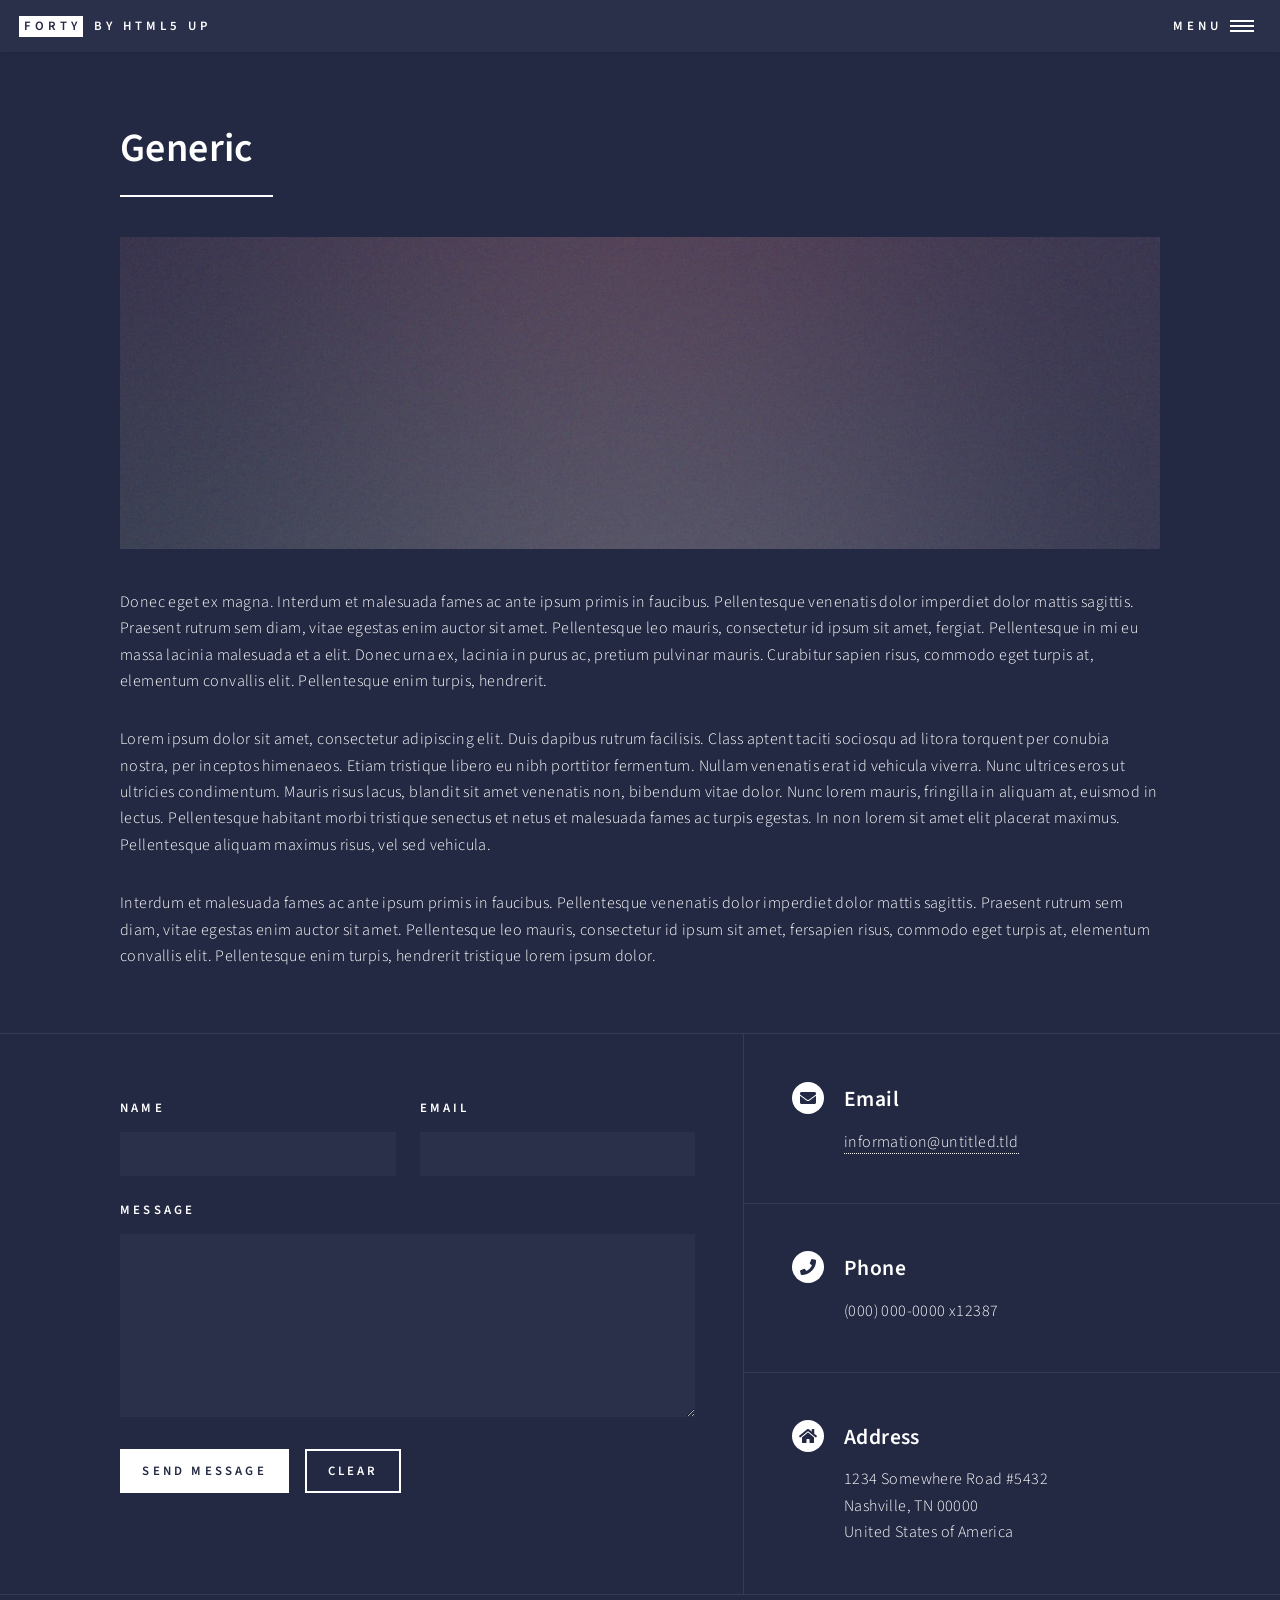
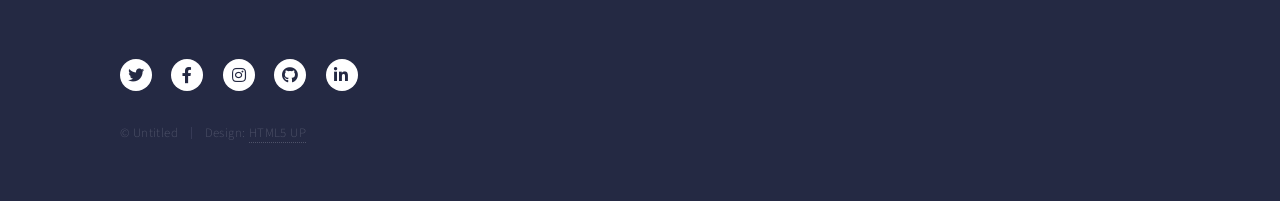
<file: generic.html>
<!DOCTYPE HTML>
<!--
	Forty by HTML5 UP
	html5up.net | @ajlkn
	Free for personal and commercial use under the CCA 3.0 license (html5up.net/license)
-->
<html>
	<head>
		<title>Generic - Forty by HTML5 UP</title>
		<meta charset="utf-8" />
		<meta name="viewport" content="width=device-width, initial-scale=1, user-scalable=no" />
		<link rel="stylesheet" href="assets/css/main.css" />
		<noscript><link rel="stylesheet" href="assets/css/noscript.css" /></noscript>
	</head>
	<body class="is-preload">

		<!-- Wrapper -->
			<div id="wrapper">

				<!-- Header -->
					<header id="header">
						<a href="index.html" class="logo"><strong>Forty</strong> <span>by HTML5 UP</span></a>
						<nav>
							<a href="#menu">Menu</a>
						</nav>
					</header>

				<!-- Menu -->
					<nav id="menu">
						<ul class="links">
							<li><a href="index.html">Home</a></li>
							<li><a href="landing.html">Landing</a></li>
							<li><a href="generic.html">Generic</a></li>
							<li><a href="elements.html">Elements</a></li>
						</ul>
						<ul class="actions stacked">
							<li><a href="#" class="button primary fit">Get Started</a></li>
							<li><a href="#" class="button fit">Log In</a></li>
						</ul>
					</nav>

				<!-- Main -->
					<div id="main" class="alt">

						<!-- One -->
							<section id="one">
								<div class="inner">
									<header class="major">
										<h1>Generic</h1>
									</header>
									<span class="image main"><img src="images/pic11.jpg" alt="" /></span>
									<p>Donec eget ex magna. Interdum et malesuada fames ac ante ipsum primis in faucibus. Pellentesque venenatis dolor imperdiet dolor mattis sagittis. Praesent rutrum sem diam, vitae egestas enim auctor sit amet. Pellentesque leo mauris, consectetur id ipsum sit amet, fergiat. Pellentesque in mi eu massa lacinia malesuada et a elit. Donec urna ex, lacinia in purus ac, pretium pulvinar mauris. Curabitur sapien risus, commodo eget turpis at, elementum convallis elit. Pellentesque enim turpis, hendrerit.</p>
									<p>Lorem ipsum dolor sit amet, consectetur adipiscing elit. Duis dapibus rutrum facilisis. Class aptent taciti sociosqu ad litora torquent per conubia nostra, per inceptos himenaeos. Etiam tristique libero eu nibh porttitor fermentum. Nullam venenatis erat id vehicula viverra. Nunc ultrices eros ut ultricies condimentum. Mauris risus lacus, blandit sit amet venenatis non, bibendum vitae dolor. Nunc lorem mauris, fringilla in aliquam at, euismod in lectus. Pellentesque habitant morbi tristique senectus et netus et malesuada fames ac turpis egestas. In non lorem sit amet elit placerat maximus. Pellentesque aliquam maximus risus, vel sed vehicula.</p>
									<p>Interdum et malesuada fames ac ante ipsum primis in faucibus. Pellentesque venenatis dolor imperdiet dolor mattis sagittis. Praesent rutrum sem diam, vitae egestas enim auctor sit amet. Pellentesque leo mauris, consectetur id ipsum sit amet, fersapien risus, commodo eget turpis at, elementum convallis elit. Pellentesque enim turpis, hendrerit tristique lorem ipsum dolor.</p>
								</div>
							</section>

					</div>

				<!-- Contact -->
					<section id="contact">
						<div class="inner">
							<section>
								<form method="post" action="#">
									<div class="fields">
										<div class="field half">
											<label for="name">Name</label>
											<input type="text" name="name" id="name" />
										</div>
										<div class="field half">
											<label for="email">Email</label>
											<input type="text" name="email" id="email" />
										</div>
										<div class="field">
											<label for="message">Message</label>
											<textarea name="message" id="message" rows="6"></textarea>
										</div>
									</div>
									<ul class="actions">
										<li><input type="submit" value="Send Message" class="primary" /></li>
										<li><input type="reset" value="Clear" /></li>
									</ul>
								</form>
							</section>
							<section class="split">
								<section>
									<div class="contact-method">
										<span class="icon solid alt fa-envelope"></span>
										<h3>Email</h3>
										<a href="#">information@untitled.tld</a>
									</div>
								</section>
								<section>
									<div class="contact-method">
										<span class="icon solid alt fa-phone"></span>
										<h3>Phone</h3>
										<span>(000) 000-0000 x12387</span>
									</div>
								</section>
								<section>
									<div class="contact-method">
										<span class="icon solid alt fa-home"></span>
										<h3>Address</h3>
										<span>1234 Somewhere Road #5432<br />
										Nashville, TN 00000<br />
										United States of America</span>
									</div>
								</section>
							</section>
						</div>
					</section>

				<!-- Footer -->
					<footer id="footer">
						<div class="inner">
							<ul class="icons">
								<li><a href="#" class="icon brands alt fa-twitter"><span class="label">Twitter</span></a></li>
								<li><a href="#" class="icon brands alt fa-facebook-f"><span class="label">Facebook</span></a></li>
								<li><a href="#" class="icon brands alt fa-instagram"><span class="label">Instagram</span></a></li>
								<li><a href="#" class="icon brands alt fa-github"><span class="label">GitHub</span></a></li>
								<li><a href="#" class="icon brands alt fa-linkedin-in"><span class="label">LinkedIn</span></a></li>
							</ul>
							<ul class="copyright">
								<li>&copy; Untitled</li><li>Design: <a href="https://html5up.net">HTML5 UP</a></li>
							</ul>
						</div>
					</footer>

			</div>

		<!-- Scripts -->
			<script src="assets/js/jquery.min.js"></script>
			<script src="assets/js/jquery.scrolly.min.js"></script>
			<script src="assets/js/jquery.scrollex.min.js"></script>
			<script src="assets/js/browser.min.js"></script>
			<script src="assets/js/breakpoints.min.js"></script>
			<script src="assets/js/util.js"></script>
			<script src="assets/js/main.js"></script>

	</body>
</html>
</file>
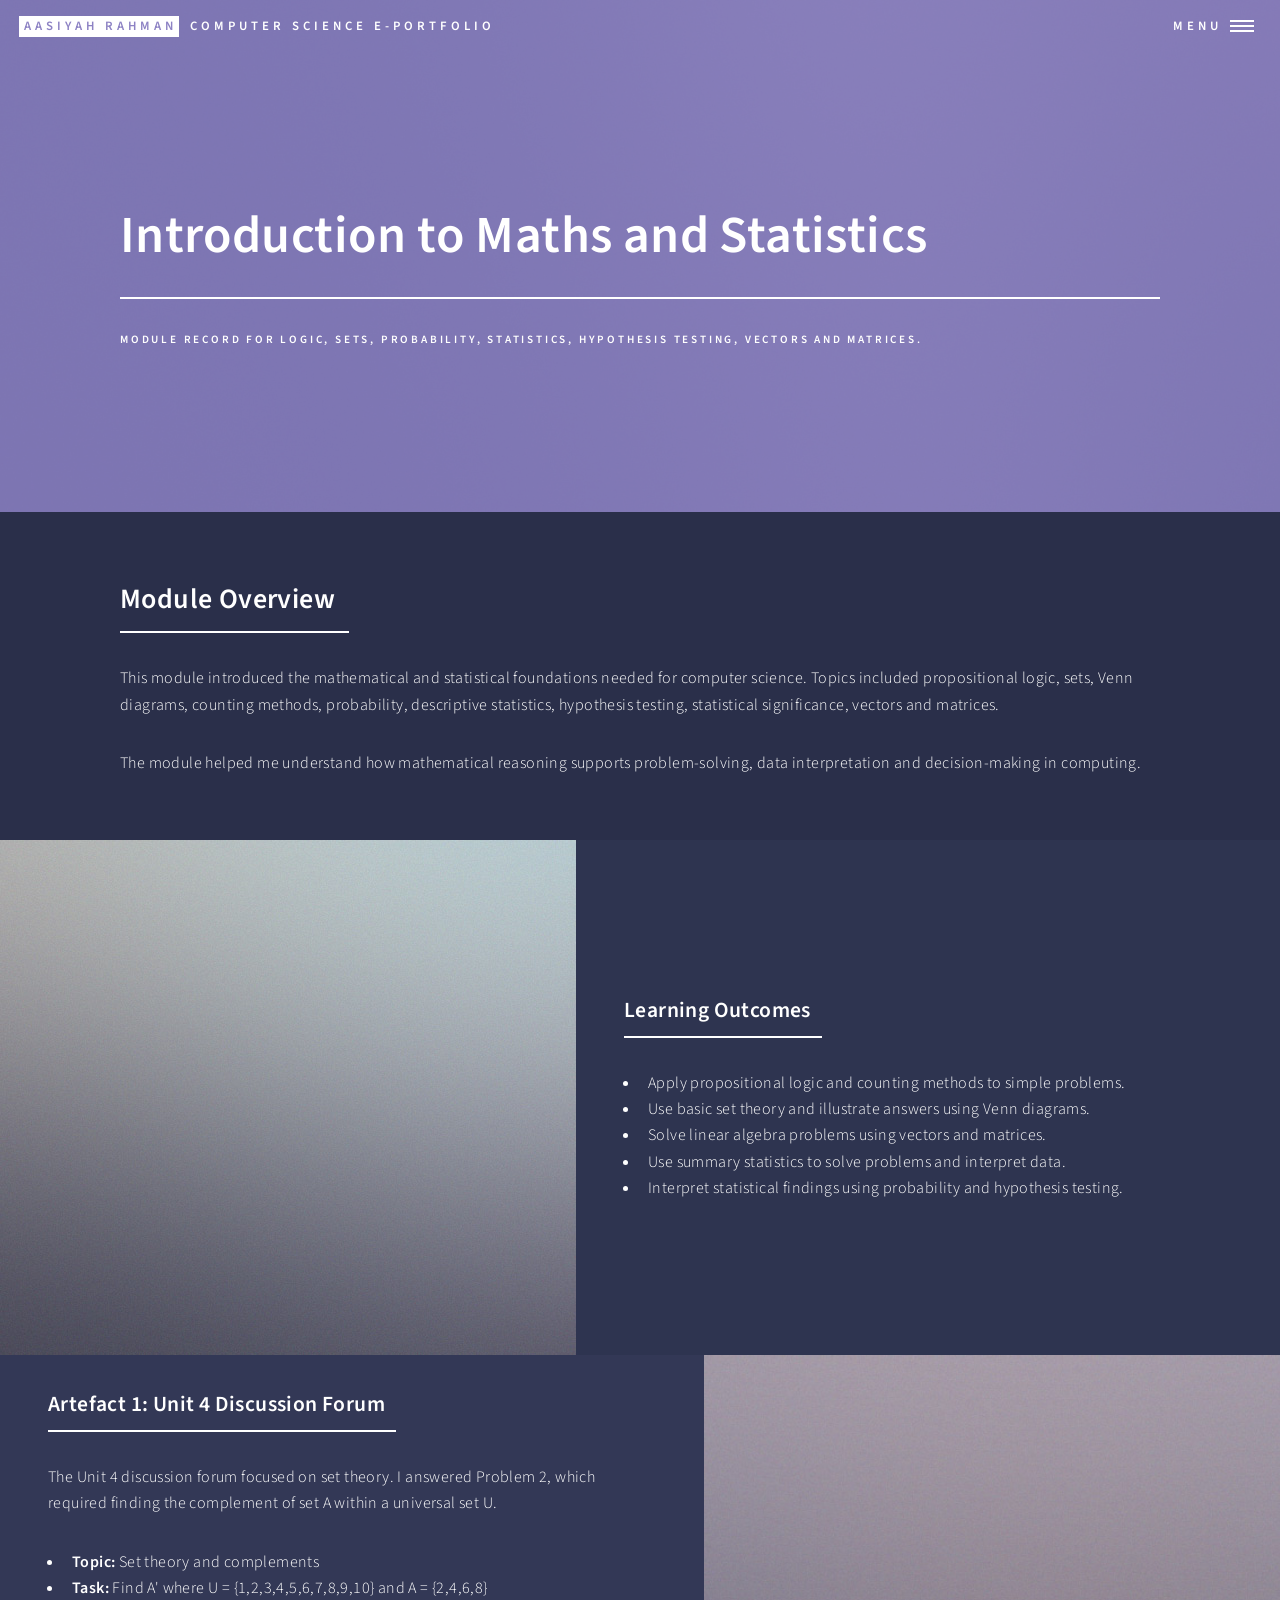
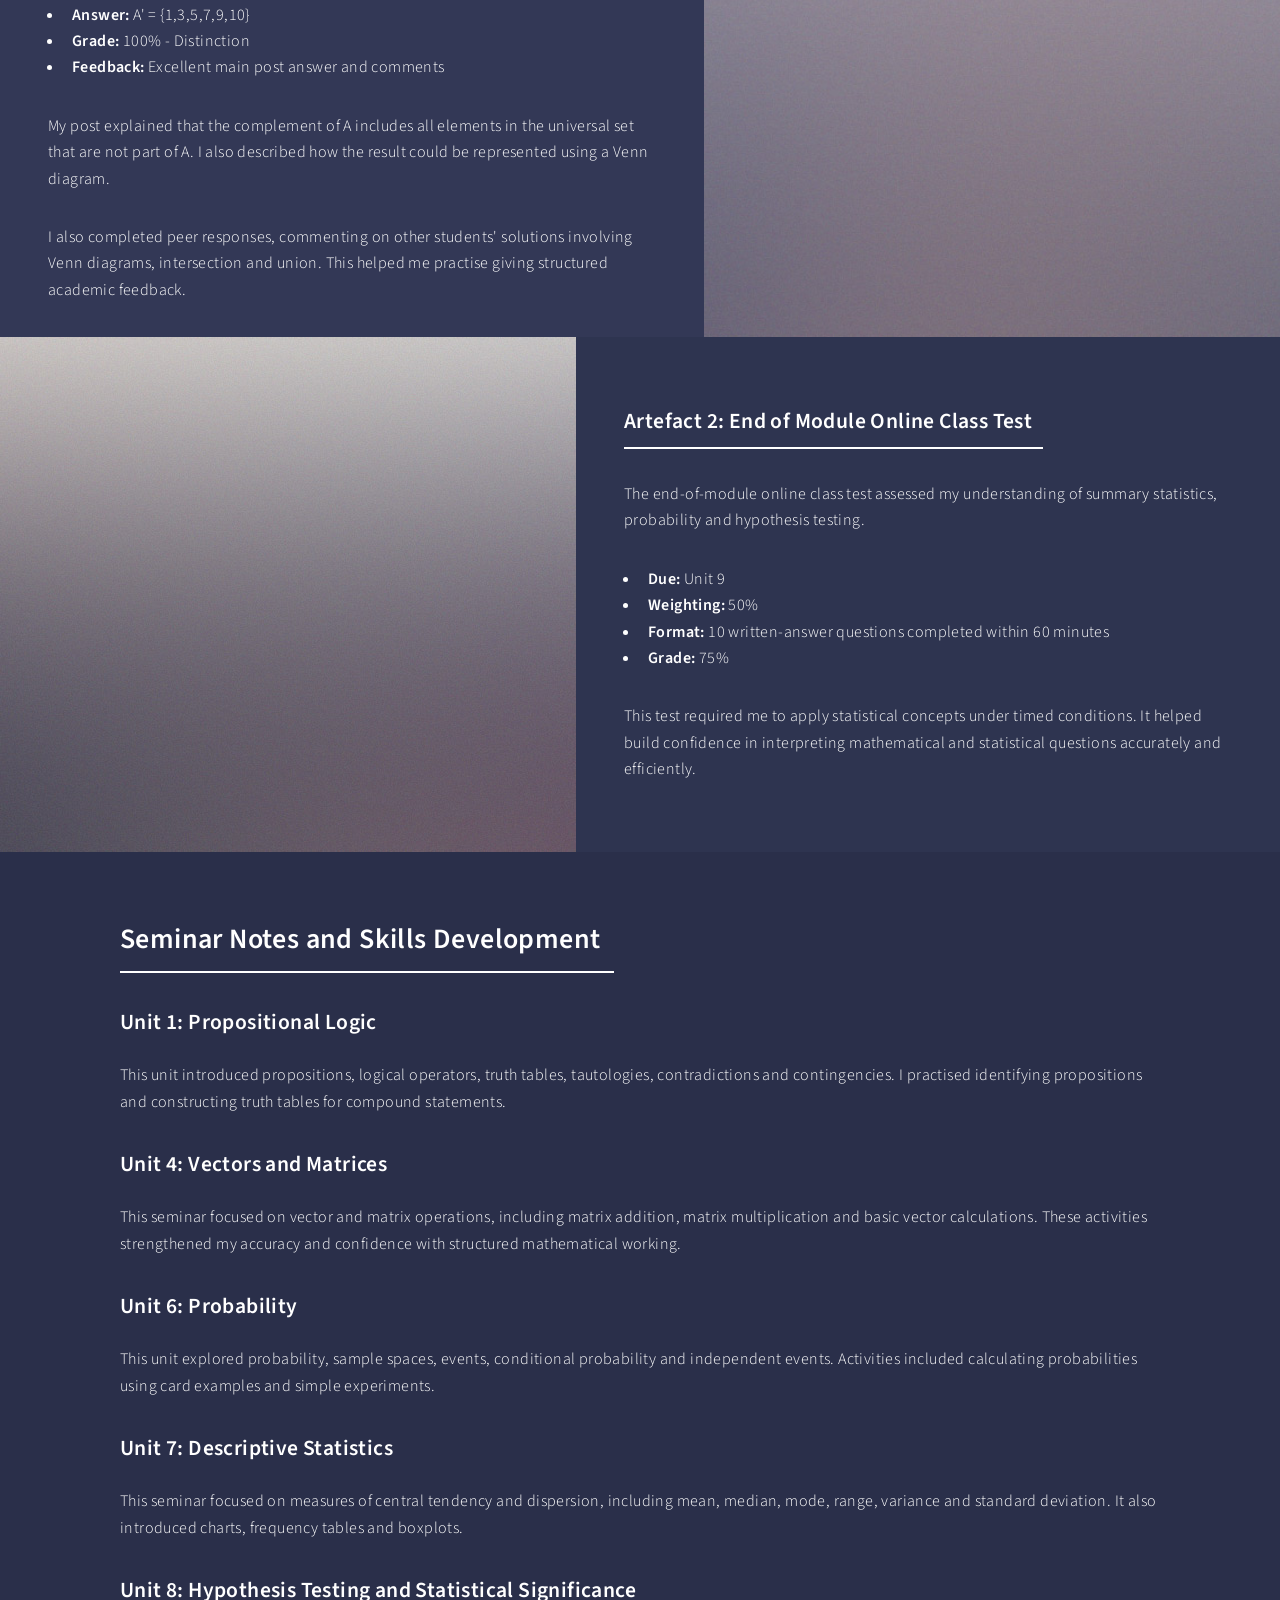
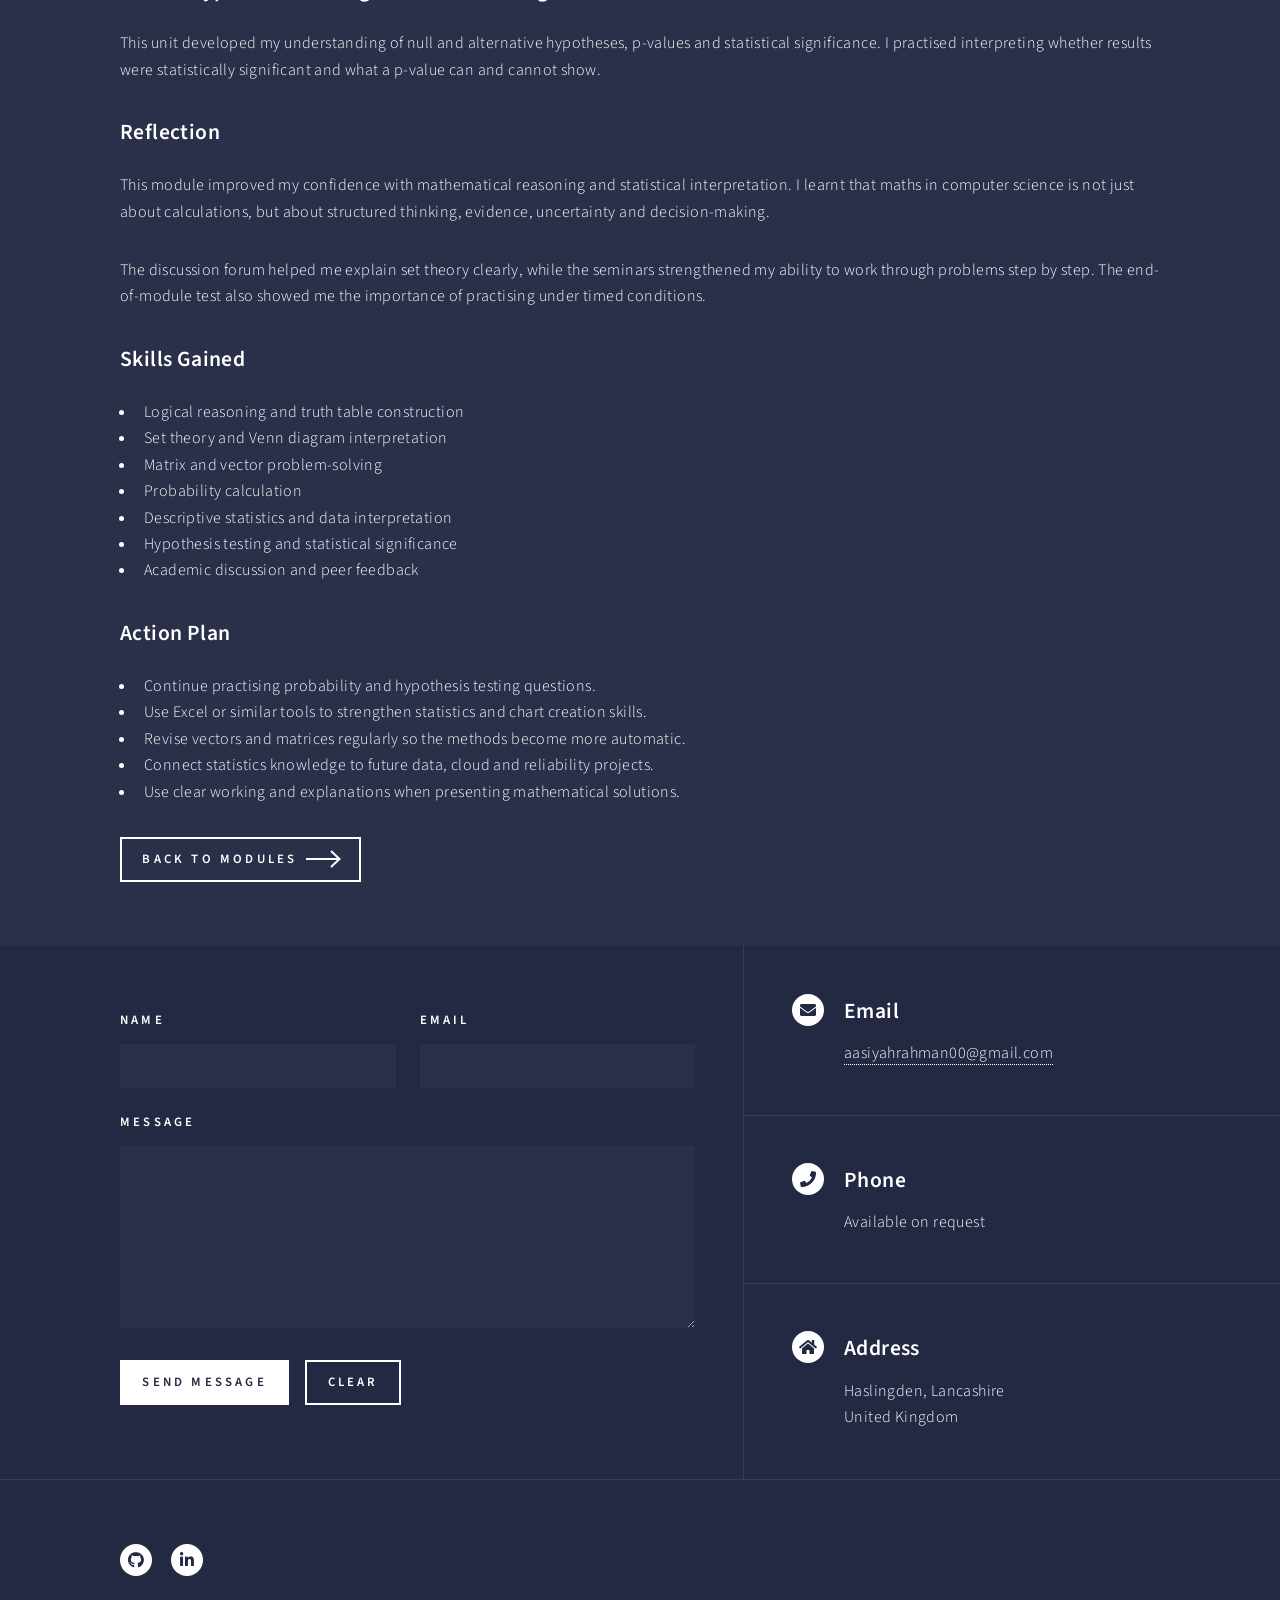
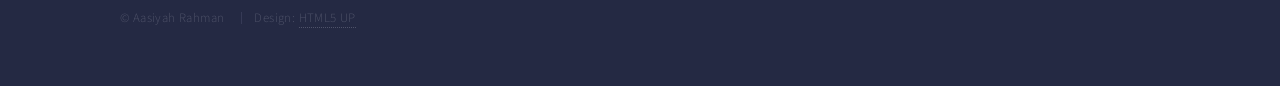
<file: intro-maths-statistics.html>
<!DOCTYPE HTML>
<html>
	<head>
		<title>Introduction to Maths and Statistics | Aasiyah Rahman</title>
		<meta charset="utf-8" />
		<meta name="viewport" content="width=device-width, initial-scale=1, user-scalable=no" />
		<link rel="stylesheet" href="assets/css/main.css" />
		<noscript><link rel="stylesheet" href="assets/css/noscript.css" /></noscript>
	</head>

	<body class="is-preload">
		<div id="wrapper">

			<header id="header" class="alt style2">
				<a href="index.html" class="logo">
					<strong>Aasiyah Rahman</strong>
					<span>Computer Science E-Portfolio</span>
				</a>
				<nav>
					<a href="#menu">Menu</a>
				</nav>
			</header>

			<nav id="menu">
				<ul class="links">
					<li><a href="index.html">Home</a></li>
					<li><a href="research-professional-practice.html">Research and Professional Practice</a></li>
					<li><a href="intro-maths-statistics.html">Introduction to Maths and Statistics</a></li>
					<li><a href="fundamentals-programming.html">Fundamentals of Programming</a></li>
					<li><a href="technical-projects.html">Technical Projects</a></li>
					<li><a href="professional-development.html">Professional Development</a></li>
				</ul>
			</nav>

			<section id="banner" class="style2">
				<div class="inner">
					<span class="image">
						<img src="images/pic07.jpg" alt="" />
					</span>
					<header class="major">
						<h1>Introduction to Maths and Statistics</h1>
					</header>
					<div class="content">
						<p>
							Module record for logic, sets, probability, statistics,
							hypothesis testing, vectors and matrices.
						</p>
					</div>
				</div>
			</section>

			<div id="main">

				<section id="one">
					<div class="inner">
						<header class="major">
							<h2>Module Overview</h2>
						</header>

						<p>
							This module introduced the mathematical and statistical foundations
							needed for computer science. Topics included propositional logic,
							sets, Venn diagrams, counting methods, probability, descriptive
							statistics, hypothesis testing, statistical significance, vectors
							and matrices.
						</p>

						<p>
							The module helped me understand how mathematical reasoning supports
							problem-solving, data interpretation and decision-making in computing.
						</p>
					</div>
				</section>

				<section id="two" class="spotlights">

					<section>
						<a href="#" class="image">
							<img src="images/pic08.jpg" alt="" data-position="center center" />
						</a>

						<div class="content">
							<div class="inner">
								<header class="major">
									<h3>Learning Outcomes</h3>
								</header>

								<ul>
									<li>Apply propositional logic and counting methods to simple problems.</li>
									<li>Use basic set theory and illustrate answers using Venn diagrams.</li>
									<li>Solve linear algebra problems using vectors and matrices.</li>
									<li>Use summary statistics to solve problems and interpret data.</li>
									<li>Interpret statistical findings using probability and hypothesis testing.</li>
								</ul>
							</div>
						</div>
					</section>

					<section>
						<a href="#" class="image">
							<img src="images/pic09.jpg" alt="" data-position="top center" />
						</a>

						<div class="content">
							<div class="inner">
								<header class="major">
									<h3>Artefact 1: Unit 4 Discussion Forum</h3>
								</header>

								<p>
									The Unit 4 discussion forum focused on set theory. I answered
									Problem 2, which required finding the complement of set A within
									a universal set U.
								</p>

								<ul>
									<li><strong>Topic:</strong> Set theory and complements</li>
									<li><strong>Task:</strong> Find A' where U = {1,2,3,4,5,6,7,8,9,10} and A = {2,4,6,8}</li>
									<li><strong>Answer:</strong> A' = {1,3,5,7,9,10}</li>
									<li><strong>Grade:</strong> 100% - Distinction</li>
									<li><strong>Feedback:</strong> Excellent main post answer and comments</li>
								</ul>

								<p>
									My post explained that the complement of A includes all elements
									in the universal set that are not part of A. I also described how
									the result could be represented using a Venn diagram.
								</p>

								<p>
									I also completed peer responses, commenting on other students'
									solutions involving Venn diagrams, intersection and union. This
									helped me practise giving structured academic feedback.
								</p>
							</div>
						</div>
					</section>

					<section>
						<a href="#" class="image">
							<img src="images/pic10.jpg" alt="" data-position="25% 25%" />
						</a>

						<div class="content">
							<div class="inner">
								<header class="major">
									<h3>Artefact 2: End of Module Online Class Test</h3>
								</header>

								<p>
									The end-of-module online class test assessed my understanding
									of summary statistics, probability and hypothesis testing.
								</p>

								<ul>
									<li><strong>Due:</strong> Unit 9</li>
									<li><strong>Weighting:</strong> 50%</li>
									<li><strong>Format:</strong> 10 written-answer questions completed within 60 minutes</li>
									<li><strong>Grade:</strong> 75%</li>
								</ul>

								<p>
									This test required me to apply statistical concepts under timed
									conditions. It helped build confidence in interpreting mathematical
									and statistical questions accurately and efficiently.
								</p>
							</div>
						</div>
					</section>

				</section>

				<section id="three">
					<div class="inner">
						<header class="major">
							<h2>Seminar Notes and Skills Development</h2>
						</header>

						<h3>Unit 1: Propositional Logic</h3>
						<p>
							This unit introduced propositions, logical operators, truth tables,
							tautologies, contradictions and contingencies. I practised identifying
							propositions and constructing truth tables for compound statements.
						</p>

						<h3>Unit 4: Vectors and Matrices</h3>
						<p>
							This seminar focused on vector and matrix operations, including matrix
							addition, matrix multiplication and basic vector calculations. These
							activities strengthened my accuracy and confidence with structured
							mathematical working.
						</p>

						<h3>Unit 6: Probability</h3>
						<p>
							This unit explored probability, sample spaces, events, conditional
							probability and independent events. Activities included calculating
							probabilities using card examples and simple experiments.
						</p>

						<h3>Unit 7: Descriptive Statistics</h3>
						<p>
							This seminar focused on measures of central tendency and dispersion,
							including mean, median, mode, range, variance and standard deviation.
							It also introduced charts, frequency tables and boxplots.
						</p>

						<h3>Unit 8: Hypothesis Testing and Statistical Significance</h3>
						<p>
							This unit developed my understanding of null and alternative hypotheses,
							p-values and statistical significance. I practised interpreting whether
							results were statistically significant and what a p-value can and cannot
							show.
						</p>

						<h3>Reflection</h3>
						<p>
							This module improved my confidence with mathematical reasoning and
							statistical interpretation. I learnt that maths in computer science is
							not just about calculations, but about structured thinking, evidence,
							uncertainty and decision-making.
						</p>

						<p>
							The discussion forum helped me explain set theory clearly, while the
							seminars strengthened my ability to work through problems step by step.
							The end-of-module test also showed me the importance of practising under
							timed conditions.
						</p>

						<h3>Skills Gained</h3>
						<ul>
							<li>Logical reasoning and truth table construction</li>
							<li>Set theory and Venn diagram interpretation</li>
							<li>Matrix and vector problem-solving</li>
							<li>Probability calculation</li>
							<li>Descriptive statistics and data interpretation</li>
							<li>Hypothesis testing and statistical significance</li>
							<li>Academic discussion and peer feedback</li>
						</ul>

						<h3>Action Plan</h3>
						<ul>
							<li>Continue practising probability and hypothesis testing questions.</li>
							<li>Use Excel or similar tools to strengthen statistics and chart creation skills.</li>
							<li>Revise vectors and matrices regularly so the methods become more automatic.</li>
							<li>Connect statistics knowledge to future data, cloud and reliability projects.</li>
							<li>Use clear working and explanations when presenting mathematical solutions.</li>
						</ul>

						<ul class="actions">
							<li>
								<a href="index.html#one" class="button next">Back to Modules</a>
							</li>
						</ul>
					</div>
				</section>

			</div>

			<section id="contact">
				<div class="inner">
					<section>
						<form method="post" action="#">
							<div class="fields">
								<div class="field half">
									<label for="name">Name</label>
									<input type="text" name="name" id="name" />
								</div>

								<div class="field half">
									<label for="email">Email</label>
									<input type="text" name="email" id="email" />
								</div>

								<div class="field">
									<label for="message">Message</label>
									<textarea name="message" id="message" rows="6"></textarea>
								</div>
							</div>

							<ul class="actions">
								<li><input type="submit" value="Send Message" class="primary" /></li>
								<li><input type="reset" value="Clear" /></li>
							</ul>
						</form>
					</section>

					<section class="split">
						<section>
							<div class="contact-method">
								<span class="icon solid alt fa-envelope"></span>
								<h3>Email</h3>
								<a href="mailto:aasiyahrahman00@gmail.com">aasiyahrahman00@gmail.com</a>
							</div>
						</section>

						<section>
							<div class="contact-method">
								<span class="icon solid alt fa-phone"></span>
								<h3>Phone</h3>
								<span>Available on request</span>
							</div>
						</section>

						<section>
							<div class="contact-method">
								<span class="icon solid alt fa-home"></span>
								<h3>Address</h3>
								<span>
									Haslingden, Lancashire<br />
									United Kingdom
								</span>
							</div>
						</section>
					</section>
				</div>
			</section>

			<footer id="footer">
				<div class="inner">
					<ul class="icons">
						<li>
							<a href="https://github.com/aasiyahrahman00" class="icon brands alt fa-github">
								<span class="label">GitHub</span>
							</a>
						</li>

						<li>
							<a href="https://www.linkedin.com/in/aasiyah-rahman-aa9a262a6" class="icon brands alt fa-linkedin-in">
								<span class="label">LinkedIn</span>
							</a>
						</li>
					</ul>

					<ul class="copyright">
						<li>&copy; Aasiyah Rahman</li>
						<li>Design: <a href="https://html5up.net">HTML5 UP</a></li>
					</ul>
				</div>
			</footer>

		</div>

		<script src="assets/js/jquery.min.js"></script>
		<script src="assets/js/jquery.scrolly.min.js"></script>
		<script src="assets/js/jquery.scrollex.min.js"></script>
		<script src="assets/js/browser.min.js"></script>
		<script src="assets/js/breakpoints.min.js"></script>
		<script src="assets/js/util.js"></script>
		<script src="assets/js/main.js"></script>

	</body>
</html>
</file>
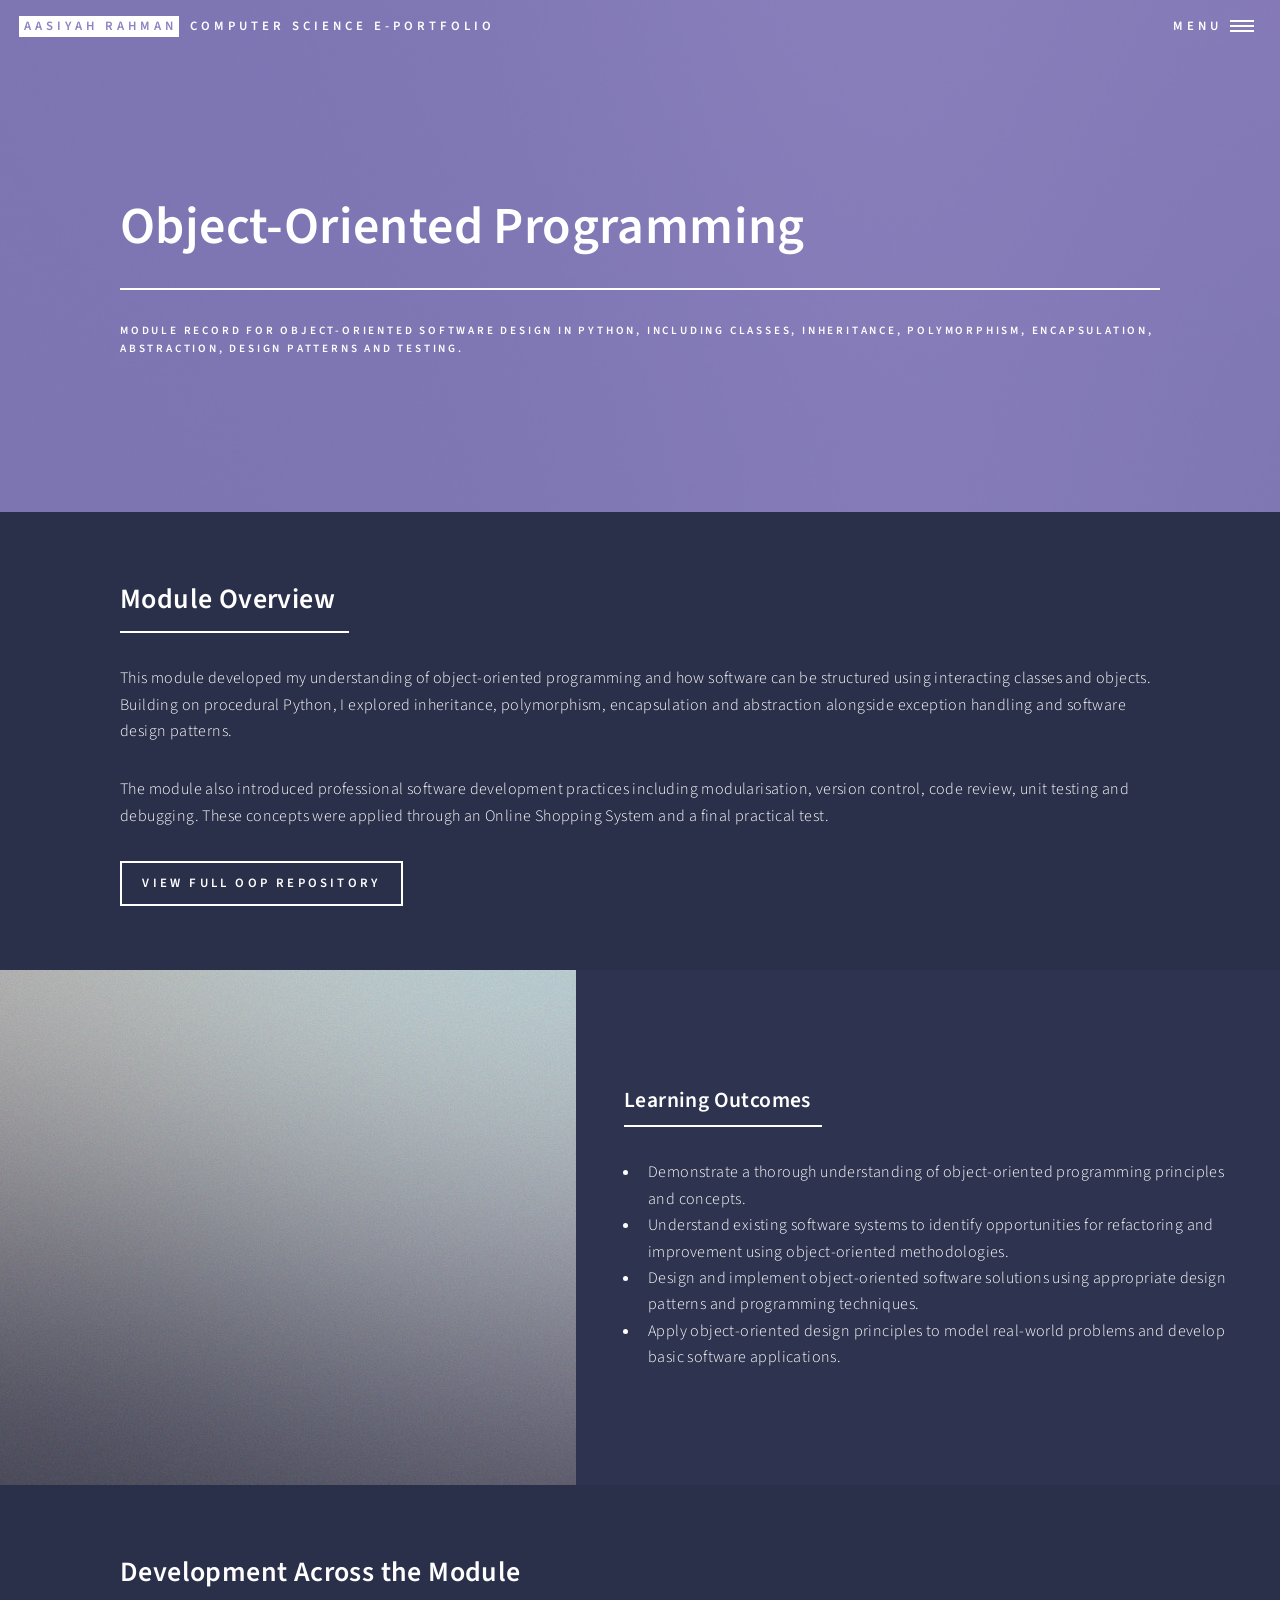
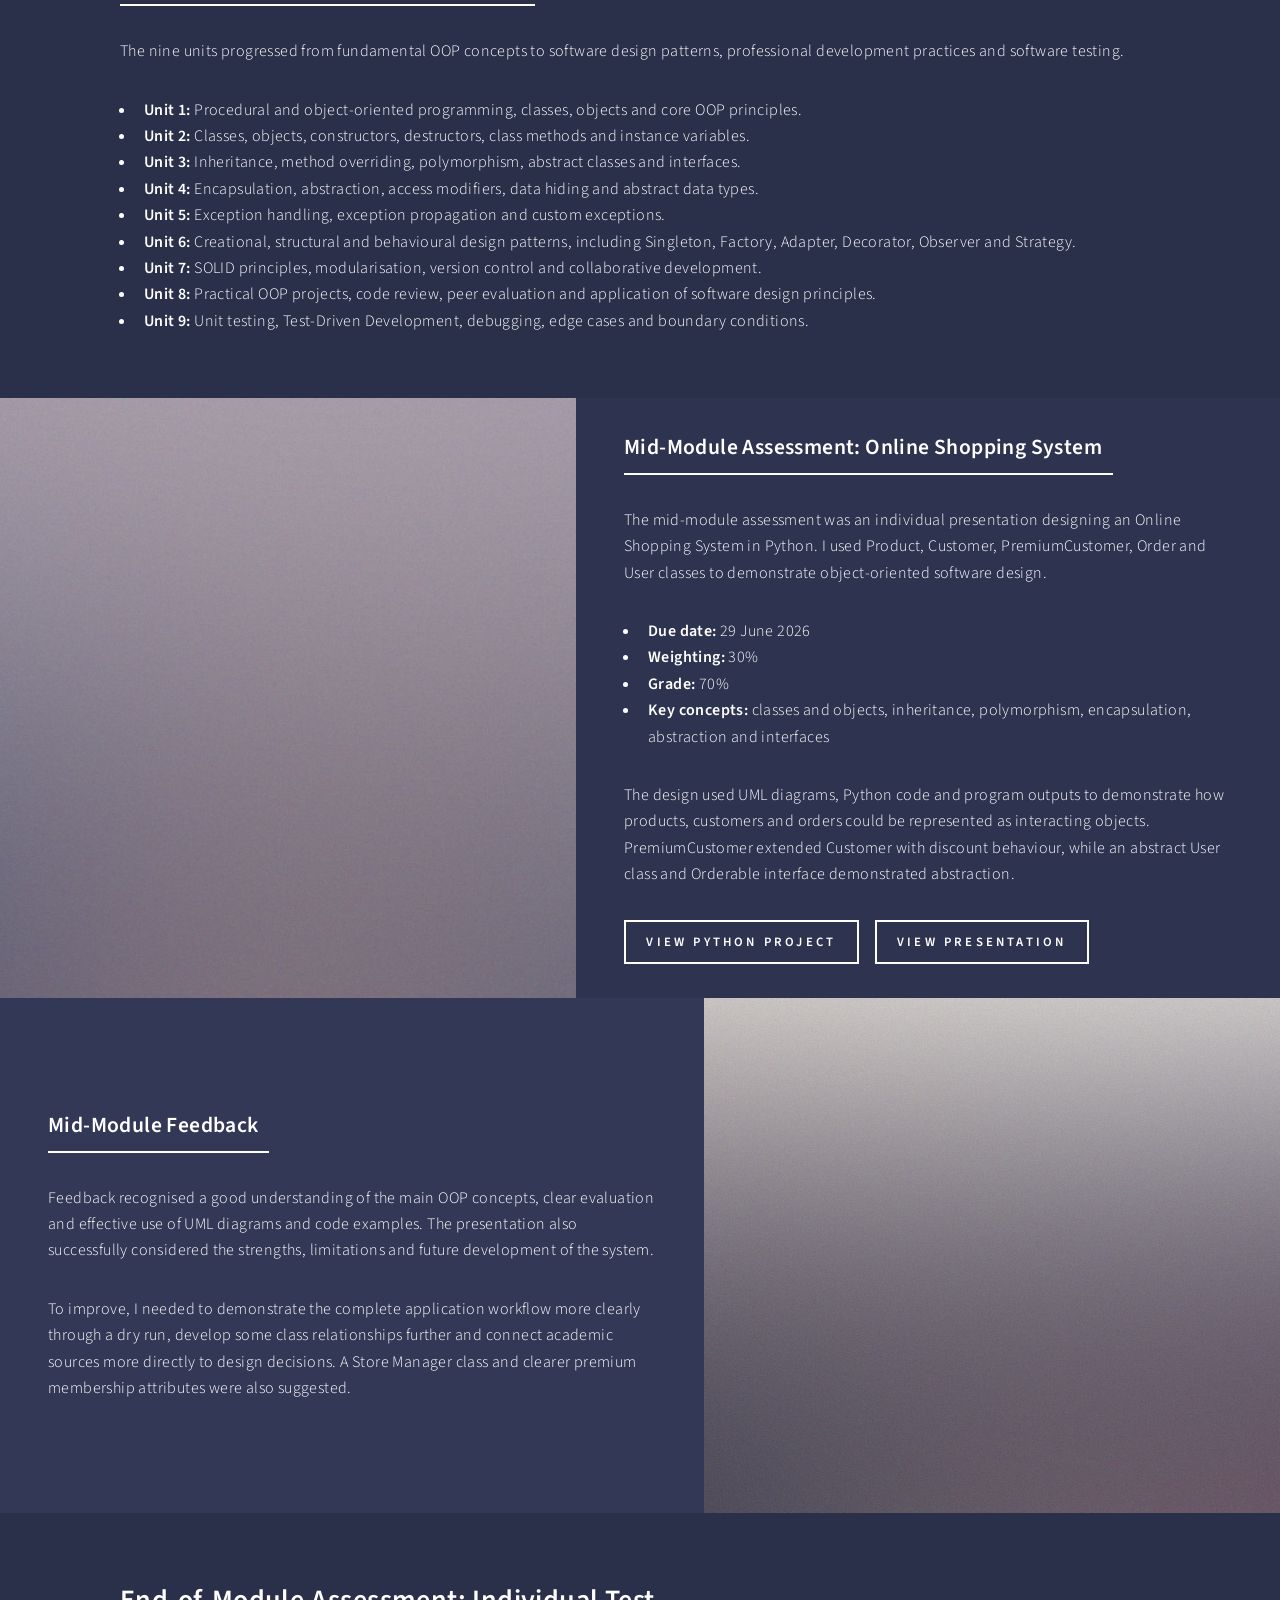
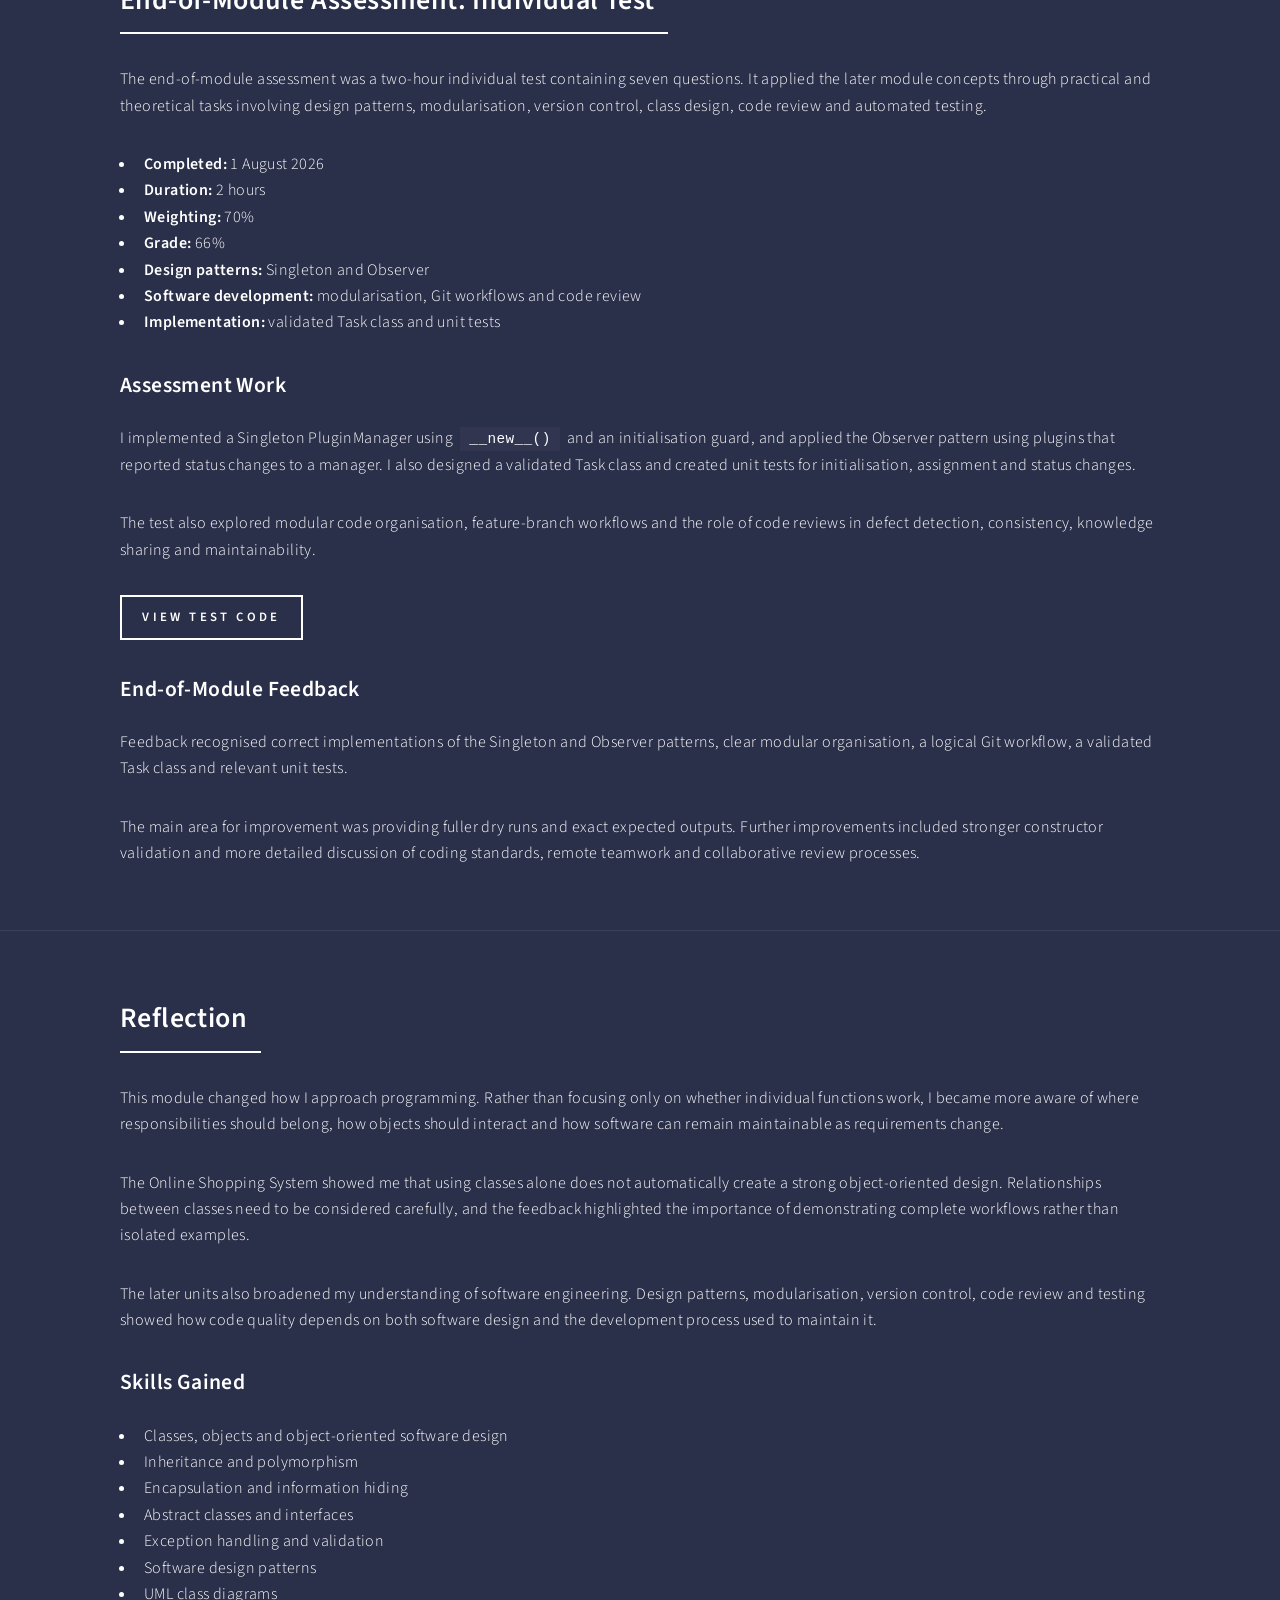
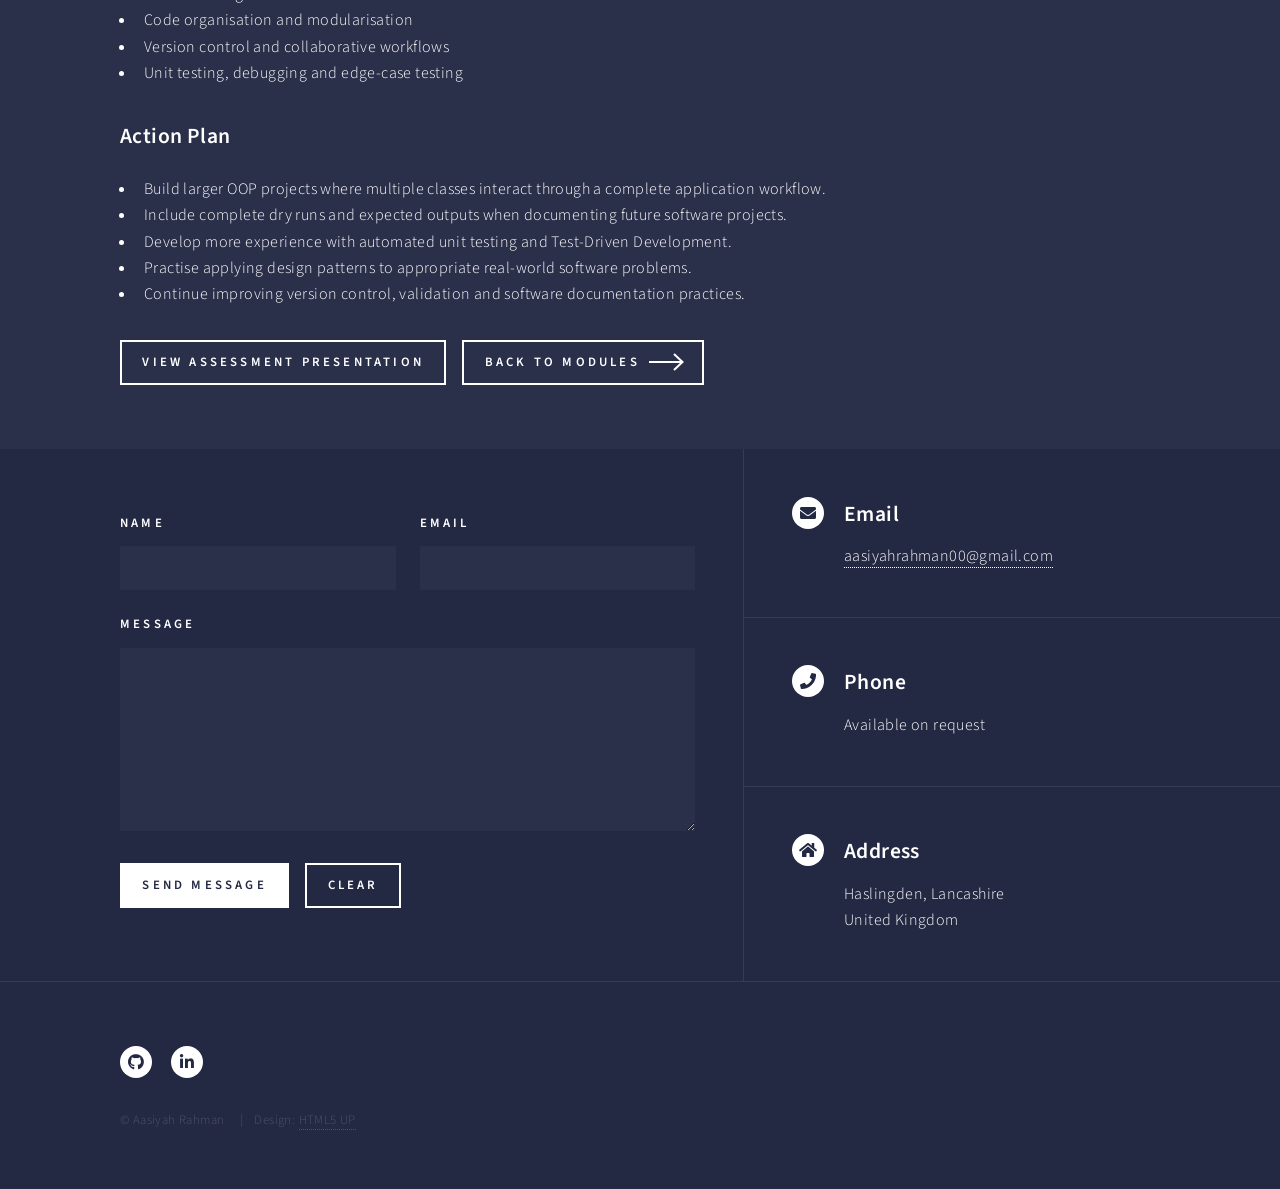
<file: object-oriented-programming.html>
<!DOCTYPE HTML>
<html>
	<head>
		<title>Object-Oriented Programming | Aasiyah Rahman</title>
		<meta charset="utf-8" />
		<meta name="viewport" content="width=device-width, initial-scale=1, user-scalable=no" />
		<link rel="stylesheet" href="assets/css/main.css" />
		<noscript><link rel="stylesheet" href="assets/css/noscript.css" /></noscript>
	</head>

	<body class="is-preload">

		<div id="wrapper">

			<!-- Header -->
			<header id="header" class="alt style2">
				<a href="index.html" class="logo">
					<strong>Aasiyah Rahman</strong>
					<span>Computer Science E-Portfolio</span>
				</a>
				<nav>
					<a href="#menu">Menu</a>
				</nav>
			</header>

			<!-- Menu -->
			<nav id="menu">
				<ul class="links">
					<li><a href="index.html">Home</a></li>
					<li><a href="research-professional-practice.html">Research and Professional Practice</a></li>
					<li><a href="intro-maths-statistics.html">Introduction to Maths and Statistics</a></li>
					<li><a href="fundamentals-programming.html">Fundamentals of Programming</a></li>
					<li><a href="object-oriented-programming.html">Object-Oriented Programming</a></li>
					<li><a href="technical-projects.html">Technical Projects</a></li>
					<li><a href="professional-development.html">Professional Development</a></li>
				</ul>
			</nav>

			<!-- Banner -->
			<section id="banner" class="style2">
				<div class="inner">

					<span class="image">
						<img src="images/pic07.jpg" alt="" />
					</span>

					<header class="major">
						<h1>Object-Oriented Programming</h1>
					</header>

					<div class="content">
						<p>
							Module record for object-oriented software design in Python,
							including classes, inheritance, polymorphism, encapsulation,
							abstraction, design patterns and testing.
						</p>
					</div>

				</div>
			</section>

			<!-- Main -->
			<div id="main">

				<!-- Module Overview -->
				<section id="one">
					<div class="inner">

						<header class="major">
							<h2>Module Overview</h2>
						</header>

						<p>
							This module developed my understanding of object-oriented programming
							and how software can be structured using interacting classes and objects.
							Building on procedural Python, I explored inheritance, polymorphism,
							encapsulation and abstraction alongside exception handling and
							software design patterns.
						</p>

						<p>
							The module also introduced professional software development practices
							including modularisation, version control, code review, unit testing
							and debugging. These concepts were applied through an Online Shopping
							System and a final practical test.
						</p>

						<ul class="actions">
							<li>
								<a href="https://github.com/aasiyahrahman00/object-oriented-programming"
								   class="button"
								   target="_blank"
								   rel="noopener noreferrer">
									View Full OOP Repository
								</a>
							</li>
						</ul>

					</div>
				</section>

				<!-- Learning Outcomes -->
				<section id="two" class="spotlights">

					<section>

						<a href="#" class="image">
							<img src="images/pic08.jpg" alt="" data-position="center center" />
						</a>

						<div class="content">
							<div class="inner">

								<header class="major">
									<h3>Learning Outcomes</h3>
								</header>

								<ul>
									<li>
										Demonstrate a thorough understanding of object-oriented
										programming principles and concepts.
									</li>

									<li>
										Understand existing software systems to identify opportunities
										for refactoring and improvement using object-oriented methodologies.
									</li>

									<li>
										Design and implement object-oriented software solutions using
										appropriate design patterns and programming techniques.
									</li>

									<li>
										Apply object-oriented design principles to model real-world
										problems and develop basic software applications.
									</li>
								</ul>

							</div>
						</div>

					</section>

				</section>

				<!-- Development Across the Module -->
				<section id="three">
					<div class="inner">

						<header class="major">
							<h2>Development Across the Module</h2>
						</header>

						<p>
							The nine units progressed from fundamental OOP concepts to
							software design patterns, professional development practices
							and software testing.
						</p>

						<ul>
							<li>
								<strong>Unit 1:</strong>
								Procedural and object-oriented programming, classes,
								objects and core OOP principles.
							</li>

							<li>
								<strong>Unit 2:</strong>
								Classes, objects, constructors, destructors,
								class methods and instance variables.
							</li>

							<li>
								<strong>Unit 3:</strong>
								Inheritance, method overriding, polymorphism,
								abstract classes and interfaces.
							</li>

							<li>
								<strong>Unit 4:</strong>
								Encapsulation, abstraction, access modifiers,
								data hiding and abstract data types.
							</li>

							<li>
								<strong>Unit 5:</strong>
								Exception handling, exception propagation
								and custom exceptions.
							</li>

							<li>
								<strong>Unit 6:</strong>
								Creational, structural and behavioural design patterns,
								including Singleton, Factory, Adapter, Decorator,
								Observer and Strategy.
							</li>

							<li>
								<strong>Unit 7:</strong>
								SOLID principles, modularisation, version control
								and collaborative development.
							</li>

							<li>
								<strong>Unit 8:</strong>
								Practical OOP projects, code review, peer evaluation
								and application of software design principles.
							</li>

							<li>
								<strong>Unit 9:</strong>
								Unit testing, Test-Driven Development, debugging,
								edge cases and boundary conditions.
							</li>
						</ul>

					</div>
				</section>

				<!-- Mid-Module Assessment -->
				<section id="four" class="spotlights">

					<section>

						<a href="#" class="image">
							<img src="images/pic09.jpg" alt="" data-position="top center" />
						</a>

						<div class="content">
							<div class="inner">

								<header class="major">
									<h3>Mid-Module Assessment: Online Shopping System</h3>
								</header>

								<p>
									The mid-module assessment was an individual presentation
									designing an Online Shopping System in Python. I used
									Product, Customer, PremiumCustomer, Order and User classes
									to demonstrate object-oriented software design.
								</p>

								<ul>
									<li><strong>Due date:</strong> 29 June 2026</li>
									<li><strong>Weighting:</strong> 30%</li>
									<li><strong>Grade:</strong> 70%</li>

									<li>
										<strong>Key concepts:</strong>
										classes and objects, inheritance, polymorphism,
										encapsulation, abstraction and interfaces
									</li>
								</ul>

								<p>
									The design used UML diagrams, Python code and program outputs
									to demonstrate how products, customers and orders could be
									represented as interacting objects. PremiumCustomer extended
									Customer with discount behaviour, while an abstract User class
									and Orderable interface demonstrated abstraction.
								</p>

								<ul class="actions">
									<li>
										<a href="https://github.com/aasiyahrahman00/object-oriented-programming/blob/main/unit4/online-shopping-system.py"
										   class="button"
										   target="_blank"
										   rel="noopener noreferrer">
											View Python Project
										</a>
									</li>

									<li>
										<a href="https://github.com/aasiyahrahman00/object-oriented-programming/blob/main/unit4/AasiyahRahman_Coursework.pdf"
										   class="button"
										   target="_blank"
										   rel="noopener noreferrer">
											View Presentation
										</a>
									</li>
								</ul>

							</div>
						</div>

					</section>

					<!-- Mid-Module Feedback -->
					<section>

						<a href="#" class="image">
							<img src="images/pic10.jpg" alt="" data-position="25% 25%" />
						</a>

						<div class="content">
							<div class="inner">

								<header class="major">
									<h3>Mid-Module Feedback</h3>
								</header>

								<p>
									Feedback recognised a good understanding of the main OOP
									concepts, clear evaluation and effective use of UML diagrams
									and code examples. The presentation also successfully considered
									the strengths, limitations and future development of the system.
								</p>

								<p>
									To improve, I needed to demonstrate the complete application
									workflow more clearly through a dry run, develop some class
									relationships further and connect academic sources more directly
									to design decisions. A Store Manager class and clearer premium
									membership attributes were also suggested.
								</p>

							</div>
						</div>

					</section>

				</section>

				<!-- End-of-Module Assessment -->
				<section id="five">
					<div class="inner">

						<header class="major">
							<h2>End-of-Module Assessment: Individual Test</h2>
						</header>

						<p>
							The end-of-module assessment was a two-hour individual test containing
							seven questions. It applied the later module concepts through practical
							and theoretical tasks involving design patterns, modularisation,
							version control, class design, code review and automated testing.
						</p>

						<ul>
							<li><strong>Completed:</strong> 1 August 2026</li>
							<li><strong>Duration:</strong> 2 hours</li>
							<li><strong>Weighting:</strong> 70%</li>
							<li><strong>Grade:</strong> 66%</li>

							<li>
								<strong>Design patterns:</strong>
								Singleton and Observer
							</li>

							<li>
								<strong>Software development:</strong>
								modularisation, Git workflows and code review
							</li>

							<li>
								<strong>Implementation:</strong>
								validated Task class and unit tests
							</li>
						</ul>

						<h3>Assessment Work</h3>

						<p>
							I implemented a Singleton PluginManager using
							<code>__new__()</code> and an initialisation guard, and applied
							the Observer pattern using plugins that reported status changes
							to a manager. I also designed a validated Task class and created
							unit tests for initialisation, assignment and status changes.
						</p>

						<p>
							The test also explored modular code organisation, feature-branch
							workflows and the role of code reviews in defect detection,
							consistency, knowledge sharing and maintainability.
						</p>

						<ul class="actions">
							<li>
								<a href="https://github.com/aasiyahrahman00/object-oriented-programming/blob/main/unit9/end-of-module-test.py"
								   class="button"
								   target="_blank"
								   rel="noopener noreferrer">
									View Test Code
								</a>
							</li>
						</ul>

						<h3>End-of-Module Feedback</h3>

						<p>
							Feedback recognised correct implementations of the Singleton and
							Observer patterns, clear modular organisation, a logical Git workflow,
							a validated Task class and relevant unit tests.
						</p>

						<p>
							The main area for improvement was providing fuller dry runs and exact
							expected outputs. Further improvements included stronger constructor
							validation and more detailed discussion of coding standards,
							remote teamwork and collaborative review processes.
						</p>

					</div>
				</section>

				<!-- Reflection -->
				<section id="six">
					<div class="inner">

						<header class="major">
							<h2>Reflection</h2>
						</header>

						<p>
							This module changed how I approach programming. Rather than focusing
							only on whether individual functions work, I became more aware of
							where responsibilities should belong, how objects should interact
							and how software can remain maintainable as requirements change.
						</p>

						<p>
							The Online Shopping System showed me that using classes alone does
							not automatically create a strong object-oriented design. Relationships
							between classes need to be considered carefully, and the feedback
							highlighted the importance of demonstrating complete workflows rather
							than isolated examples.
						</p>

						<p>
							The later units also broadened my understanding of software engineering.
							Design patterns, modularisation, version control, code review and testing
							showed how code quality depends on both software design and the
							development process used to maintain it.
						</p>

						<h3>Skills Gained</h3>

						<ul>
							<li>Classes, objects and object-oriented software design</li>
							<li>Inheritance and polymorphism</li>
							<li>Encapsulation and information hiding</li>
							<li>Abstract classes and interfaces</li>
							<li>Exception handling and validation</li>
							<li>Software design patterns</li>
							<li>UML class diagrams</li>
							<li>Code organisation and modularisation</li>
							<li>Version control and collaborative workflows</li>
							<li>Unit testing, debugging and edge-case testing</li>
						</ul>

						<h3>Action Plan</h3>

						<ul>
							<li>
								Build larger OOP projects where multiple classes interact
								through a complete application workflow.
							</li>

							<li>
								Include complete dry runs and expected outputs when documenting
								future software projects.
							</li>

							<li>
								Develop more experience with automated unit testing and
								Test-Driven Development.
							</li>

							<li>
								Practise applying design patterns to appropriate real-world
								software problems.
							</li>

							<li>
								Continue improving version control, validation and
								software documentation practices.
							</li>
						</ul>


						<ul class="actions">
							<li>
								<a href="https://github.com/aasiyahrahman00/object-oriented-programming/blob/main/unit4/AasiyahRahman_Coursework.pdf"
								   class="button"
								   target="_blank"
								   rel="noopener noreferrer">
									View Assessment Presentation
								</a>
							</li>

							<li>
								<a href="index.html#one" class="button next">
									Back to Modules
								</a>
							</li>
						</ul>

					</div>
				</section>

			</div>

			<!-- Contact -->
			<section id="contact">
				<div class="inner">

					<section>
						<form method="post" action="#">

							<div class="fields">

								<div class="field half">
									<label for="name">Name</label>
									<input type="text" name="name" id="name" />
								</div>

								<div class="field half">
									<label for="email">Email</label>
									<input type="text" name="email" id="email" />
								</div>

								<div class="field">
									<label for="message">Message</label>
									<textarea name="message" id="message" rows="6"></textarea>
								</div>

							</div>

							<ul class="actions">
								<li>
									<input type="submit" value="Send Message" class="primary" />
								</li>
								<li>
									<input type="reset" value="Clear" />
								</li>
							</ul>

						</form>
					</section>

					<section class="split">

						<section>
							<div class="contact-method">
								<span class="icon solid alt fa-envelope"></span>
								<h3>Email</h3>
								<a href="mailto:aasiyahrahman00@gmail.com">
									aasiyahrahman00@gmail.com
								</a>
							</div>
						</section>

						<section>
							<div class="contact-method">
								<span class="icon solid alt fa-phone"></span>
								<h3>Phone</h3>
								<span>Available on request</span>
							</div>
						</section>

						<section>
							<div class="contact-method">
								<span class="icon solid alt fa-home"></span>
								<h3>Address</h3>
								<span>
									Haslingden, Lancashire<br />
									United Kingdom
								</span>
							</div>
						</section>

					</section>

				</div>
			</section>

			<!-- Footer -->
			<footer id="footer">
				<div class="inner">

					<ul class="icons">

						<li>
							<a href="https://github.com/aasiyahrahman00"
							   class="icon brands alt fa-github"
							   target="_blank"
							   rel="noopener noreferrer">
								<span class="label">GitHub</span>
							</a>
						</li>

						<li>
							<a href="https://www.linkedin.com/in/aasiyah-rahman-aa9a262a6"
							   class="icon brands alt fa-linkedin-in"
							   target="_blank"
							   rel="noopener noreferrer">
								<span class="label">LinkedIn</span>
							</a>
						</li>

					</ul>

					<ul class="copyright">
						<li>&copy; Aasiyah Rahman</li>
						<li>
							Design:
							<a href="https://html5up.net">HTML5 UP</a>
						</li>
					</ul>

				</div>
			</footer>

		</div>

		<!-- Scripts -->
		<script src="assets/js/jquery.min.js"></script>
		<script src="assets/js/jquery.scrolly.min.js"></script>
		<script src="assets/js/jquery.scrollex.min.js"></script>
		<script src="assets/js/browser.min.js"></script>
		<script src="assets/js/breakpoints.min.js"></script>
		<script src="assets/js/util.js"></script>
		<script src="assets/js/main.js"></script>

	</body>
</html>
</file>
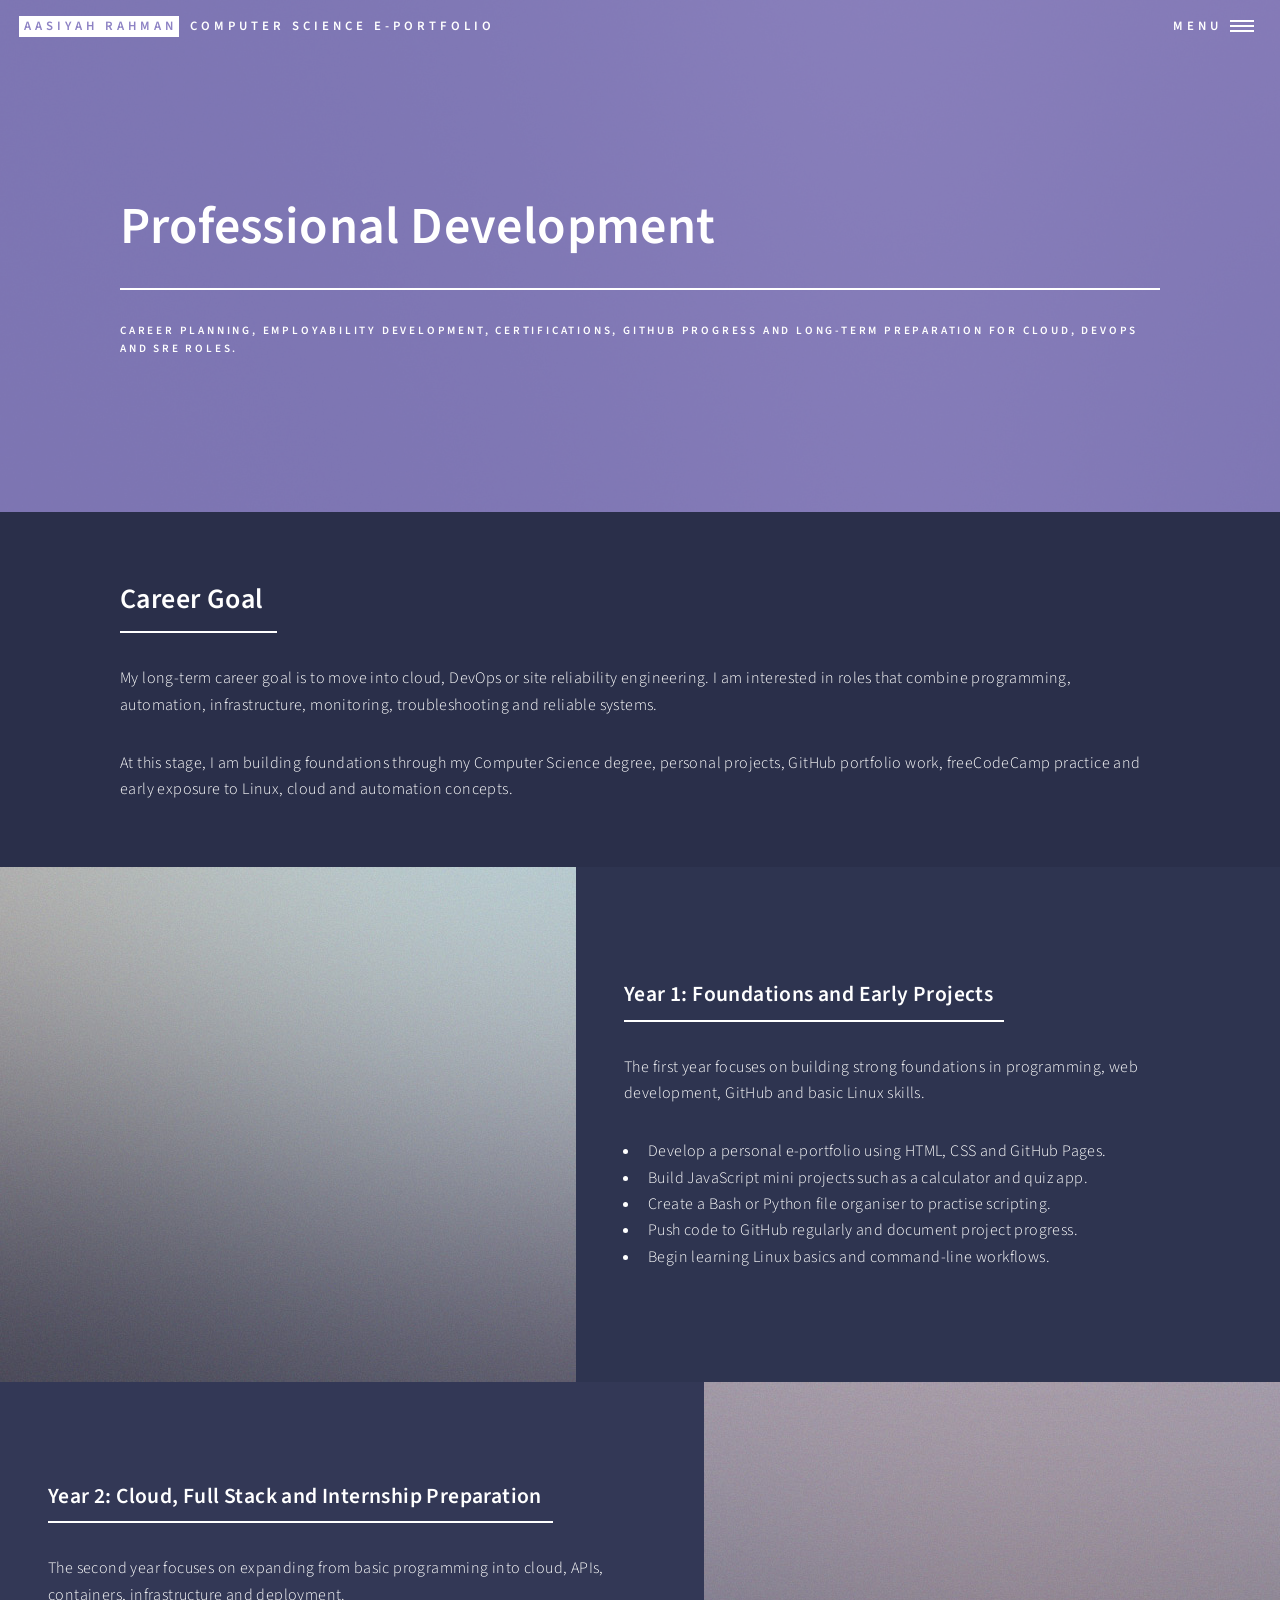
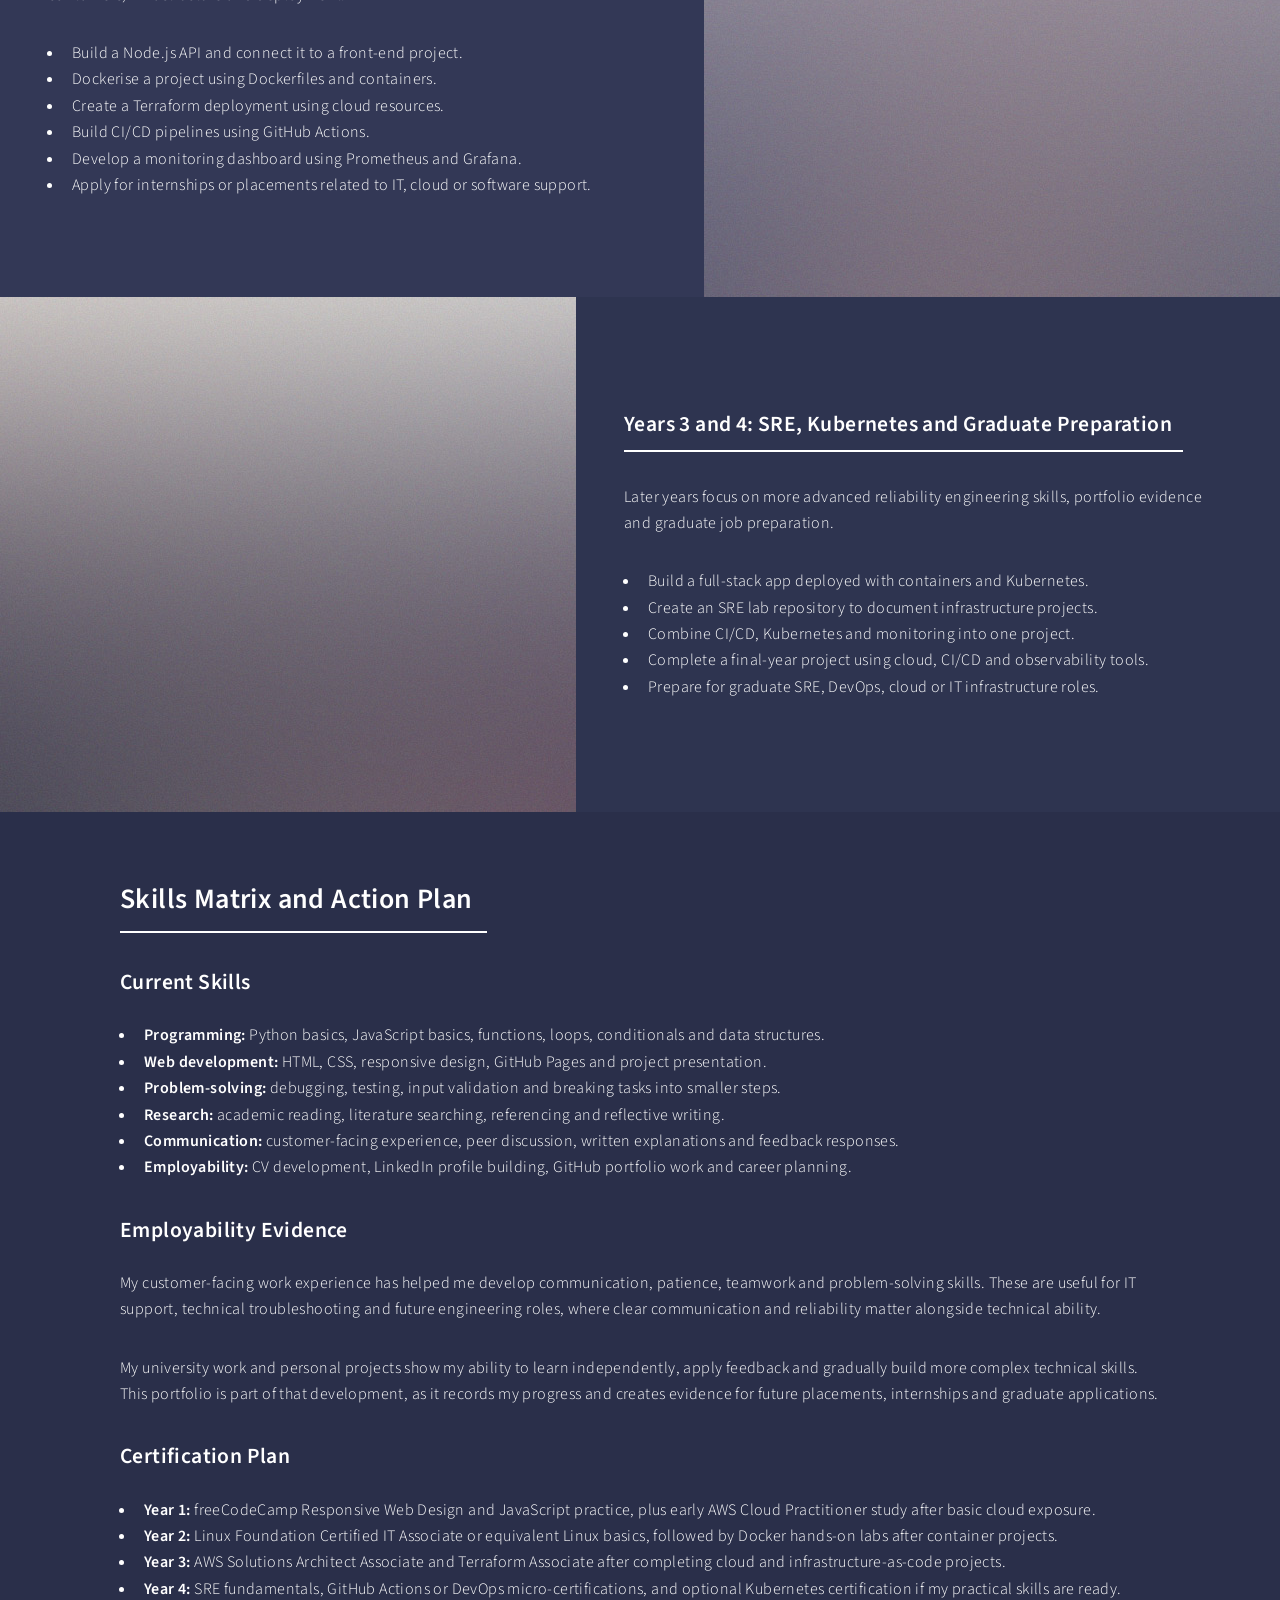
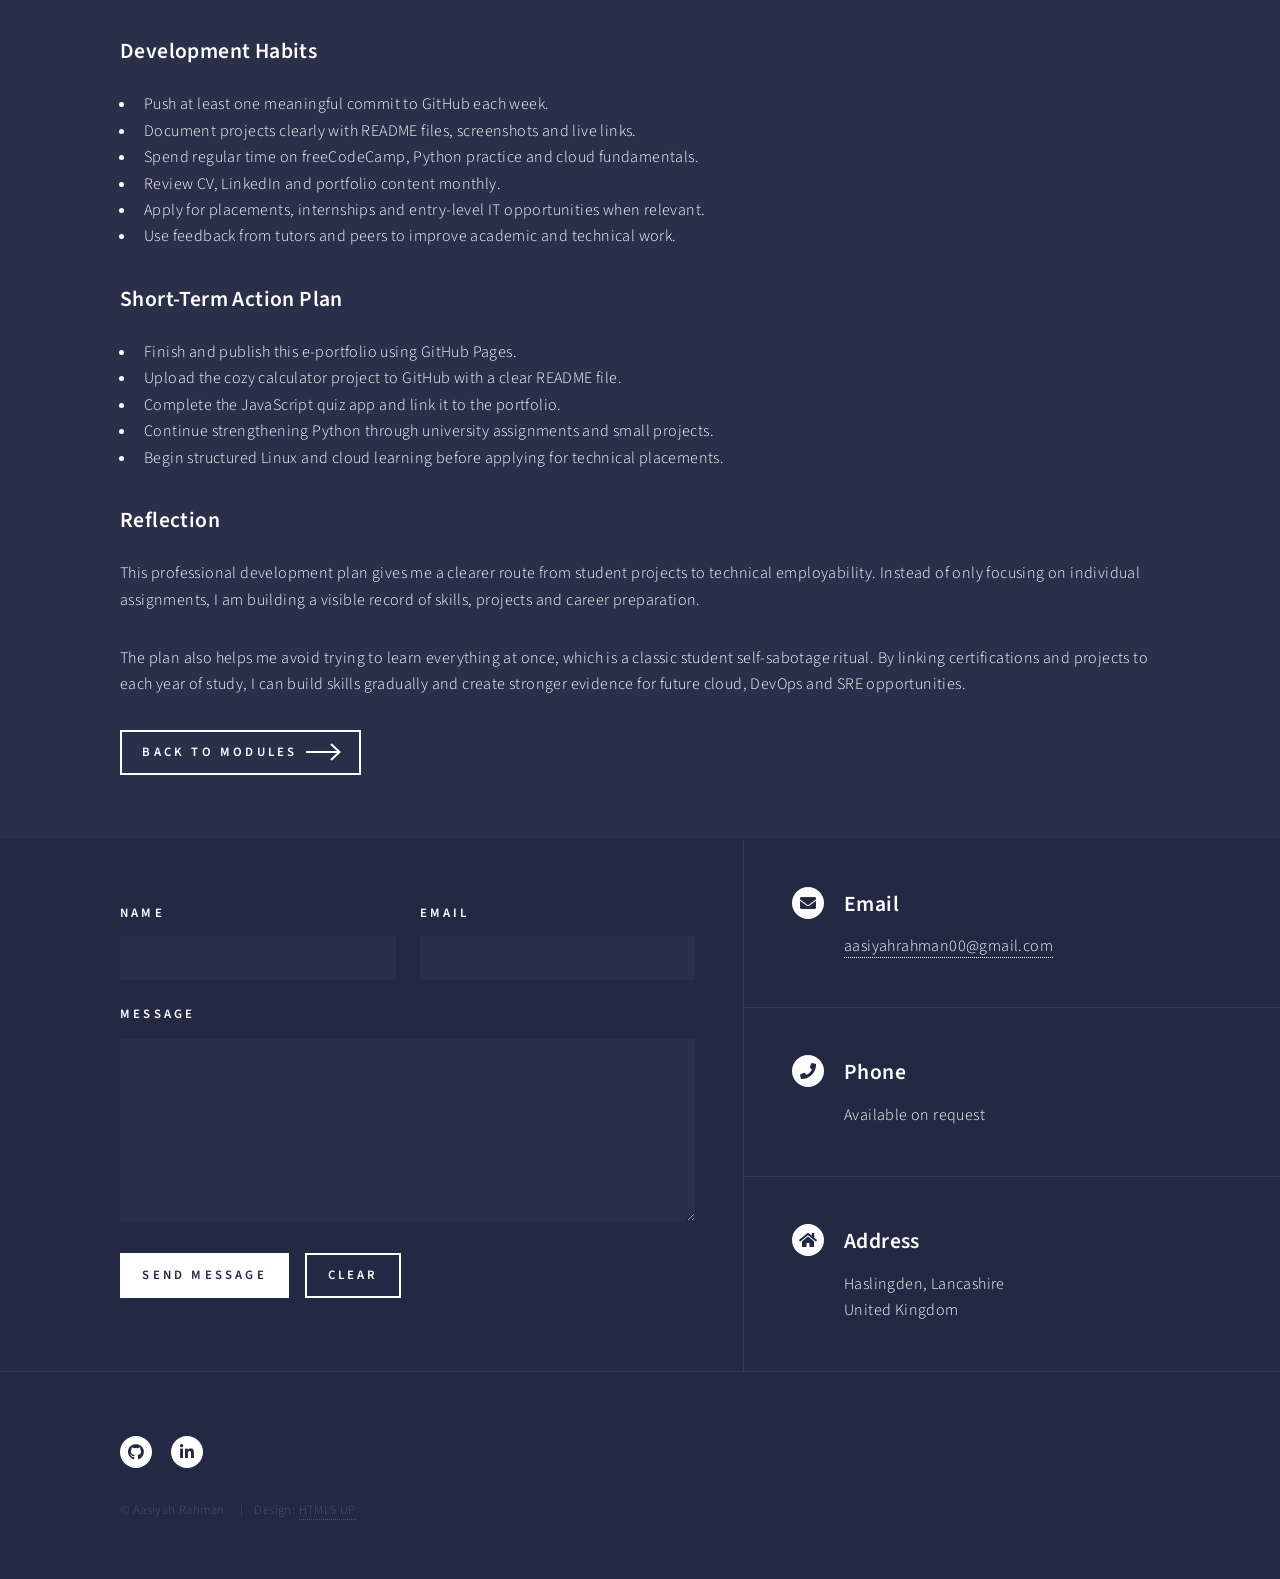
<file: professional-development.html>
<!DOCTYPE HTML>
<html>
	<head>
		<title>Professional Development | Aasiyah Rahman</title>
		<meta charset="utf-8" />
		<meta name="viewport" content="width=device-width, initial-scale=1, user-scalable=no" />
		<link rel="stylesheet" href="assets/css/main.css" />
		<noscript><link rel="stylesheet" href="assets/css/noscript.css" /></noscript>
	</head>

	<body class="is-preload">
		<div id="wrapper">

			<header id="header" class="alt style2">
				<a href="index.html" class="logo">
					<strong>Aasiyah Rahman</strong>
					<span>Computer Science E-Portfolio</span>
				</a>
				<nav>
					<a href="#menu">Menu</a>
				</nav>
			</header>

			<nav id="menu">
				<ul class="links">
					<li><a href="index.html">Home</a></li>
					<li><a href="research-professional-practice.html">Research and Professional Practice</a></li>
					<li><a href="intro-maths-statistics.html">Introduction to Maths and Statistics</a></li>
					<li><a href="fundamentals-programming.html">Fundamentals of Programming</a></li>
					<li><a href="technical-projects.html">Technical Projects</a></li>
					<li><a href="professional-development.html">Professional Development</a></li>
				</ul>
			</nav>

			<section id="banner" class="style2">
				<div class="inner">
					<span class="image">
						<img src="images/pic07.jpg" alt="" />
					</span>
					<header class="major">
						<h1>Professional Development</h1>
					</header>
					<div class="content">
						<p>
							Career planning, employability development, certifications,
							GitHub progress and long-term preparation for cloud, DevOps and SRE roles.
						</p>
					</div>
				</div>
			</section>

			<div id="main">

				<section id="one">
					<div class="inner">
						<header class="major">
							<h2>Career Goal</h2>
						</header>

						<p>
							My long-term career goal is to move into cloud, DevOps or site reliability
							engineering. I am interested in roles that combine programming, automation,
							infrastructure, monitoring, troubleshooting and reliable systems.
						</p>

						<p>
							At this stage, I am building foundations through my Computer Science degree,
							personal projects, GitHub portfolio work, freeCodeCamp practice and early
							exposure to Linux, cloud and automation concepts.
						</p>
					</div>
				</section>

				<section id="two" class="spotlights">

					<section>
						<a href="#" class="image">
							<img src="images/pic08.jpg" alt="" data-position="center center" />
						</a>

						<div class="content">
							<div class="inner">
								<header class="major">
									<h3>Year 1: Foundations and Early Projects</h3>
								</header>

								<p>
									The first year focuses on building strong foundations in programming,
									web development, GitHub and basic Linux skills.
								</p>

								<ul>
									<li>Develop a personal e-portfolio using HTML, CSS and GitHub Pages.</li>
									<li>Build JavaScript mini projects such as a calculator and quiz app.</li>
									<li>Create a Bash or Python file organiser to practise scripting.</li>
									<li>Push code to GitHub regularly and document project progress.</li>
									<li>Begin learning Linux basics and command-line workflows.</li>
								</ul>
							</div>
						</div>
					</section>

					<section>
						<a href="#" class="image">
							<img src="images/pic09.jpg" alt="" data-position="top center" />
						</a>

						<div class="content">
							<div class="inner">
								<header class="major">
									<h3>Year 2: Cloud, Full Stack and Internship Preparation</h3>
								</header>

								<p>
									The second year focuses on expanding from basic programming into
									cloud, APIs, containers, infrastructure and deployment.
								</p>

								<ul>
									<li>Build a Node.js API and connect it to a front-end project.</li>
									<li>Dockerise a project using Dockerfiles and containers.</li>
									<li>Create a Terraform deployment using cloud resources.</li>
									<li>Build CI/CD pipelines using GitHub Actions.</li>
									<li>Develop a monitoring dashboard using Prometheus and Grafana.</li>
									<li>Apply for internships or placements related to IT, cloud or software support.</li>
								</ul>
							</div>
						</div>
					</section>

					<section>
						<a href="#" class="image">
							<img src="images/pic10.jpg" alt="" data-position="25% 25%" />
						</a>

						<div class="content">
							<div class="inner">
								<header class="major">
									<h3>Years 3 and 4: SRE, Kubernetes and Graduate Preparation</h3>
								</header>

								<p>
									Later years focus on more advanced reliability engineering skills,
									portfolio evidence and graduate job preparation.
								</p>

								<ul>
									<li>Build a full-stack app deployed with containers and Kubernetes.</li>
									<li>Create an SRE lab repository to document infrastructure projects.</li>
									<li>Combine CI/CD, Kubernetes and monitoring into one project.</li>
									<li>Complete a final-year project using cloud, CI/CD and observability tools.</li>
									<li>Prepare for graduate SRE, DevOps, cloud or IT infrastructure roles.</li>
								</ul>
							</div>
						</div>
					</section>

				</section>

				<section id="three">
					<div class="inner">
						<header class="major">
							<h2>Skills Matrix and Action Plan</h2>
						</header>

						<h3>Current Skills</h3>
						<ul>
							<li><strong>Programming:</strong> Python basics, JavaScript basics, functions, loops, conditionals and data structures.</li>
							<li><strong>Web development:</strong> HTML, CSS, responsive design, GitHub Pages and project presentation.</li>
							<li><strong>Problem-solving:</strong> debugging, testing, input validation and breaking tasks into smaller steps.</li>
							<li><strong>Research:</strong> academic reading, literature searching, referencing and reflective writing.</li>
							<li><strong>Communication:</strong> customer-facing experience, peer discussion, written explanations and feedback responses.</li>
							<li><strong>Employability:</strong> CV development, LinkedIn profile building, GitHub portfolio work and career planning.</li>
						</ul>

						<h3>Employability Evidence</h3>
						<p>
							My customer-facing work experience has helped me develop communication,
							patience, teamwork and problem-solving skills. These are useful for IT support,
							technical troubleshooting and future engineering roles, where clear communication
							and reliability matter alongside technical ability.
						</p>

						<p>
							My university work and personal projects show my ability to learn independently,
							apply feedback and gradually build more complex technical skills. This portfolio
							is part of that development, as it records my progress and creates evidence for
							future placements, internships and graduate applications.
						</p>

						<h3>Certification Plan</h3>
						<ul>
							<li>
								<strong>Year 1:</strong> freeCodeCamp Responsive Web Design and JavaScript practice,
								plus early AWS Cloud Practitioner study after basic cloud exposure.
							</li>
							<li>
								<strong>Year 2:</strong> Linux Foundation Certified IT Associate or equivalent Linux basics,
								followed by Docker hands-on labs after container projects.
							</li>
							<li>
								<strong>Year 3:</strong> AWS Solutions Architect Associate and Terraform Associate after
								completing cloud and infrastructure-as-code projects.
							</li>
							<li>
								<strong>Year 4:</strong> SRE fundamentals, GitHub Actions or DevOps micro-certifications,
								and optional Kubernetes certification if my practical skills are ready.
							</li>
						</ul>

						<h3>Development Habits</h3>
						<ul>
							<li>Push at least one meaningful commit to GitHub each week.</li>
							<li>Document projects clearly with README files, screenshots and live links.</li>
							<li>Spend regular time on freeCodeCamp, Python practice and cloud fundamentals.</li>
							<li>Review CV, LinkedIn and portfolio content monthly.</li>
							<li>Apply for placements, internships and entry-level IT opportunities when relevant.</li>
							<li>Use feedback from tutors and peers to improve academic and technical work.</li>
						</ul>

						<h3>Short-Term Action Plan</h3>
						<ul>
							<li>Finish and publish this e-portfolio using GitHub Pages.</li>
							<li>Upload the cozy calculator project to GitHub with a clear README file.</li>
							<li>Complete the JavaScript quiz app and link it to the portfolio.</li>
							<li>Continue strengthening Python through university assignments and small projects.</li>
							<li>Begin structured Linux and cloud learning before applying for technical placements.</li>
						</ul>

						<h3>Reflection</h3>
						<p>
							This professional development plan gives me a clearer route from student projects
							to technical employability. Instead of only focusing on individual assignments, I am
							building a visible record of skills, projects and career preparation.
						</p>

						<p>
							The plan also helps me avoid trying to learn everything at once, which is a classic
							student self-sabotage ritual. By linking certifications and projects to each year of
							study, I can build skills gradually and create stronger evidence for future cloud,
							DevOps and SRE opportunities.
						</p>

						<ul class="actions">
							<li>
								<a href="index.html#one" class="button next">Back to Modules</a>
							</li>
						</ul>
					</div>
				</section>

			</div>

			<section id="contact">
				<div class="inner">
					<section>
						<form method="post" action="#">
							<div class="fields">
								<div class="field half">
									<label for="name">Name</label>
									<input type="text" name="name" id="name" />
								</div>

								<div class="field half">
									<label for="email">Email</label>
									<input type="text" name="email" id="email" />
								</div>

								<div class="field">
									<label for="message">Message</label>
									<textarea name="message" id="message" rows="6"></textarea>
								</div>
							</div>

							<ul class="actions">
								<li><input type="submit" value="Send Message" class="primary" /></li>
								<li><input type="reset" value="Clear" /></li>
							</ul>
						</form>
					</section>

					<section class="split">
						<section>
							<div class="contact-method">
								<span class="icon solid alt fa-envelope"></span>
								<h3>Email</h3>
								<a href="mailto:aasiyahrahman00@gmail.com">aasiyahrahman00@gmail.com</a>
							</div>
						</section>

						<section>
							<div class="contact-method">
								<span class="icon solid alt fa-phone"></span>
								<h3>Phone</h3>
								<span>Available on request</span>
							</div>
						</section>

						<section>
							<div class="contact-method">
								<span class="icon solid alt fa-home"></span>
								<h3>Address</h3>
								<span>
									Haslingden, Lancashire<br />
									United Kingdom
								</span>
							</div>
						</section>
					</section>
				</div>
			</section>

			<footer id="footer">
				<div class="inner">
					<ul class="icons">
						<li>
							<a href="https://github.com/aasiyahrahman00" class="icon brands alt fa-github">
								<span class="label">GitHub</span>
							</a>
						</li>

						<li>
							<a href="https://www.linkedin.com/in/aasiyah-rahman-aa9a262a6" class="icon brands alt fa-linkedin-in">
								<span class="label">LinkedIn</span>
							</a>
						</li>
					</ul>

					<ul class="copyright">
						<li>&copy; Aasiyah Rahman</li>
						<li>Design: <a href="https://html5up.net">HTML5 UP</a></li>
					</ul>
				</div>
			</footer>

		</div>

		<script src="assets/js/jquery.min.js"></script>
		<script src="assets/js/jquery.scrolly.min.js"></script>
		<script src="assets/js/jquery.scrollex.min.js"></script>
		<script src="assets/js/browser.min.js"></script>
		<script src="assets/js/breakpoints.min.js"></script>
		<script src="assets/js/util.js"></script>
		<script src="assets/js/main.js"></script>

	</body>
</html>
</file>
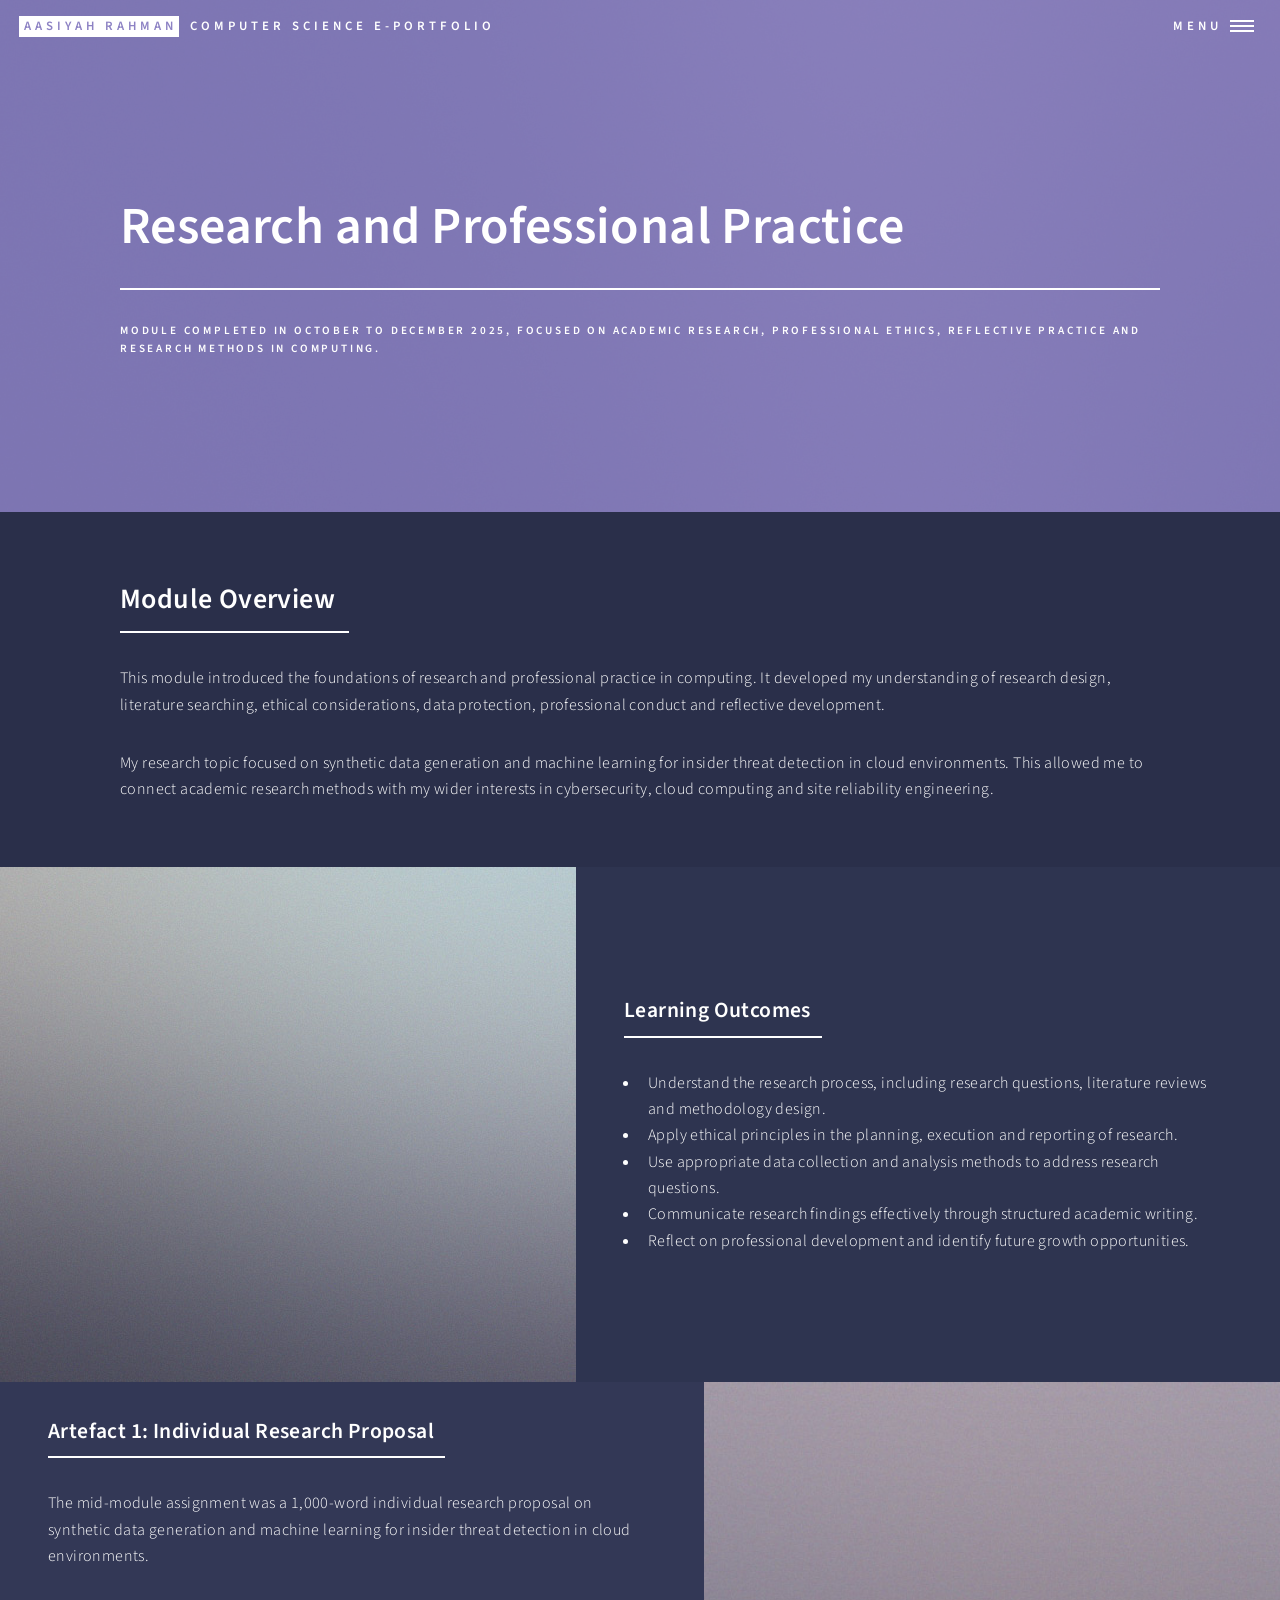
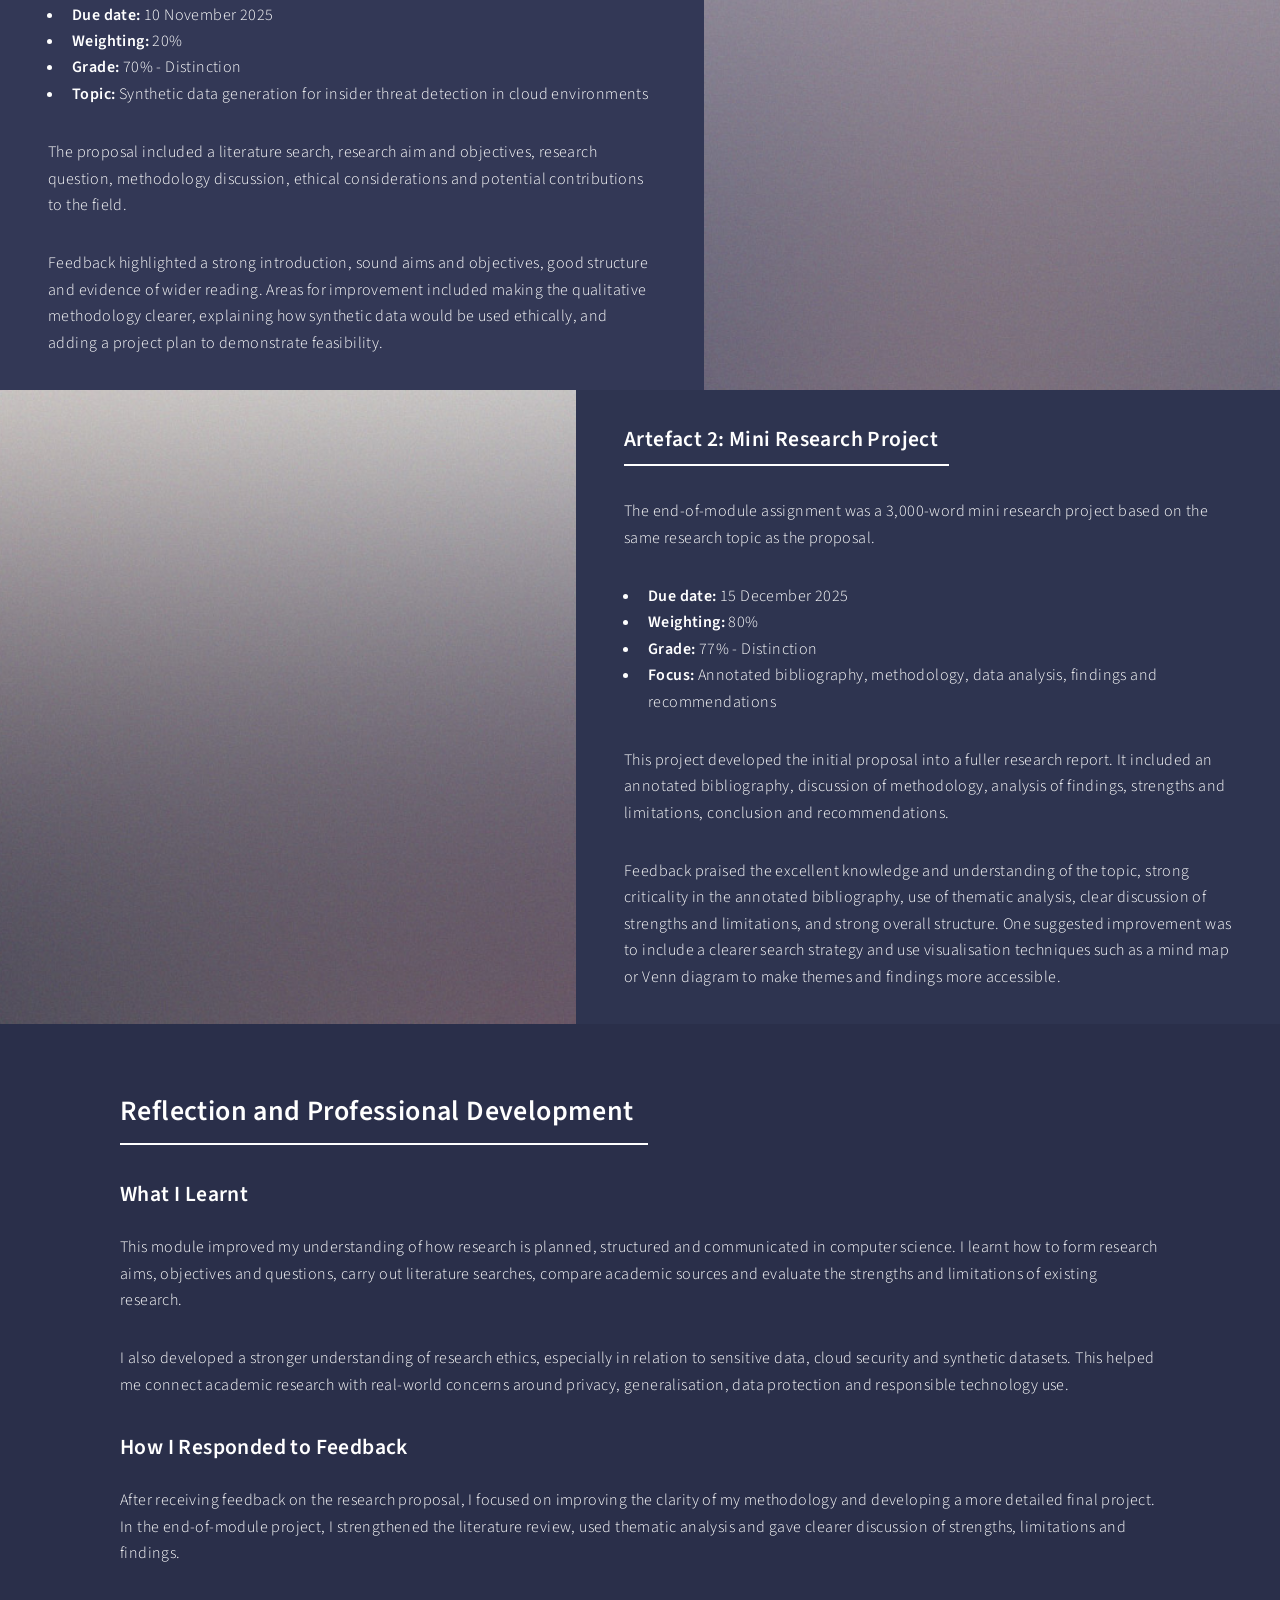
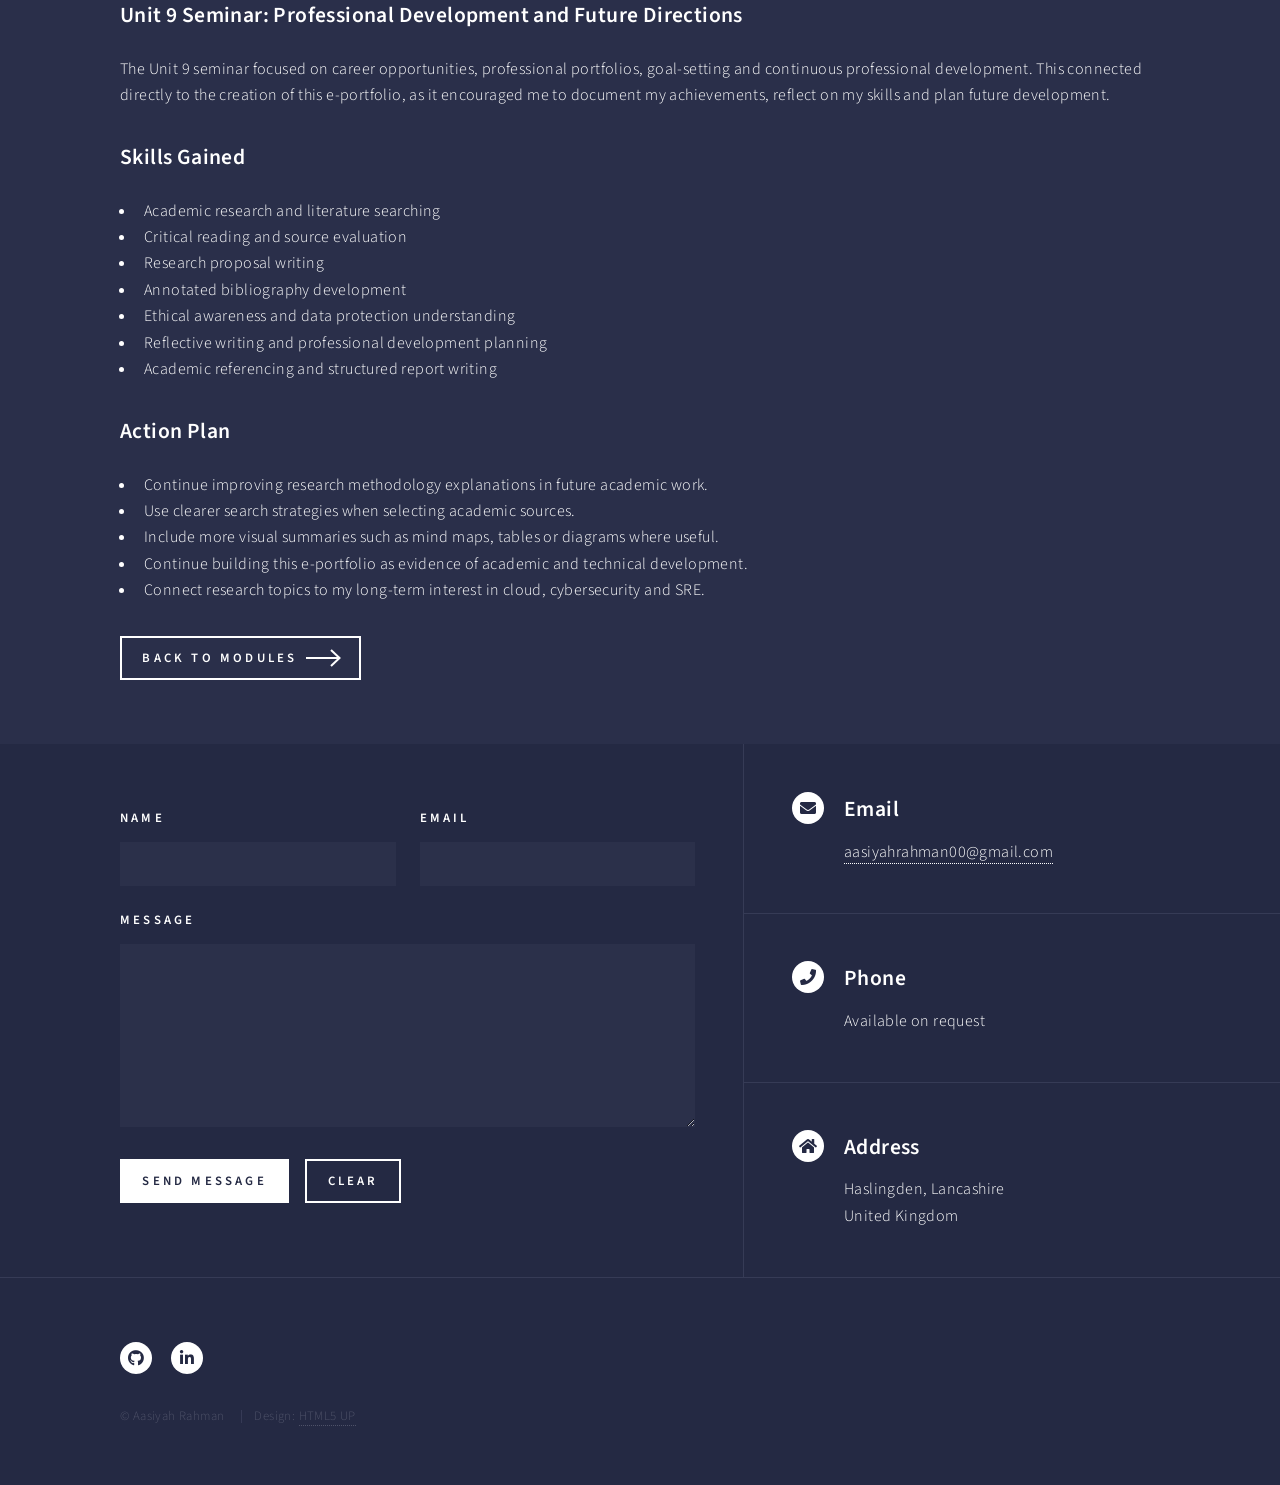
<file: research-professional-practice.html>
<!DOCTYPE HTML>
<html>
	<head>
		<title>Research and Professional Practice | Aasiyah Rahman</title>
		<meta charset="utf-8" />
		<meta name="viewport" content="width=device-width, initial-scale=1, user-scalable=no" />
		<link rel="stylesheet" href="assets/css/main.css" />
		<noscript><link rel="stylesheet" href="assets/css/noscript.css" /></noscript>
	</head>

	<body class="is-preload">
		<div id="wrapper">

			<header id="header" class="alt style2">
				<a href="index.html" class="logo">
					<strong>Aasiyah Rahman</strong>
					<span>Computer Science E-Portfolio</span>
				</a>
				<nav>
					<a href="#menu">Menu</a>
				</nav>
			</header>

			<nav id="menu">
				<ul class="links">
					<li><a href="index.html">Home</a></li>
					<li><a href="research-professional-practice.html">Research and Professional Practice</a></li>
					<li><a href="intro-maths-statistics.html">Introduction to Maths and Statistics</a></li>
					<li><a href="fundamentals-programming.html">Fundamentals of Programming</a></li>
					<li><a href="technical-projects.html">Technical Projects</a></li>
					<li><a href="professional-development.html">Professional Development</a></li>
				</ul>
			</nav>

			<section id="banner" class="style2">
				<div class="inner">
					<span class="image">
						<img src="images/pic07.jpg" alt="" />
					</span>
					<header class="major">
						<h1>Research and Professional Practice</h1>
					</header>
					<div class="content">
						<p>
							Module completed in October to December 2025, focused on academic research,
							professional ethics, reflective practice and research methods in computing.
						</p>
					</div>
				</div>
			</section>

			<div id="main">

				<section id="one">
					<div class="inner">
						<header class="major">
							<h2>Module Overview</h2>
						</header>

						<p>
							This module introduced the foundations of research and professional practice
							in computing. It developed my understanding of research design, literature
							searching, ethical considerations, data protection, professional conduct and
							reflective development.
						</p>

						<p>
							My research topic focused on synthetic data generation and machine learning
							for insider threat detection in cloud environments. This allowed me to connect
							academic research methods with my wider interests in cybersecurity, cloud
							computing and site reliability engineering.
						</p>
					</div>
				</section>

				<section id="two" class="spotlights">

					<section>
						<a href="#" class="image">
							<img src="images/pic08.jpg" alt="" data-position="center center" />
						</a>

						<div class="content">
							<div class="inner">
								<header class="major">
									<h3>Learning Outcomes</h3>
								</header>

								<ul>
									<li>Understand the research process, including research questions, literature reviews and methodology design.</li>
									<li>Apply ethical principles in the planning, execution and reporting of research.</li>
									<li>Use appropriate data collection and analysis methods to address research questions.</li>
									<li>Communicate research findings effectively through structured academic writing.</li>
									<li>Reflect on professional development and identify future growth opportunities.</li>
								</ul>
							</div>
						</div>
					</section>

					<section>
						<a href="#" class="image">
							<img src="images/pic09.jpg" alt="" data-position="top center" />
						</a>

						<div class="content">
							<div class="inner">
								<header class="major">
									<h3>Artefact 1: Individual Research Proposal</h3>
								</header>

								<p>
									The mid-module assignment was a 1,000-word individual research proposal
									on synthetic data generation and machine learning for insider threat
									detection in cloud environments.
								</p>

								<ul>
									<li><strong>Due date:</strong> 10 November 2025</li>
									<li><strong>Weighting:</strong> 20%</li>
									<li><strong>Grade:</strong> 70% - Distinction</li>
									<li><strong>Topic:</strong> Synthetic data generation for insider threat detection in cloud environments</li>
								</ul>

								<p>
									The proposal included a literature search, research aim and objectives,
									research question, methodology discussion, ethical considerations and
									potential contributions to the field.
								</p>

								<p>
									Feedback highlighted a strong introduction, sound aims and objectives,
									good structure and evidence of wider reading. Areas for improvement
									included making the qualitative methodology clearer, explaining how
									synthetic data would be used ethically, and adding a project plan to
									demonstrate feasibility.
								</p>
							</div>
						</div>
					</section>

					<section>
						<a href="#" class="image">
							<img src="images/pic10.jpg" alt="" data-position="25% 25%" />
						</a>

						<div class="content">
							<div class="inner">
								<header class="major">
									<h3>Artefact 2: Mini Research Project</h3>
								</header>

								<p>
									The end-of-module assignment was a 3,000-word mini research project
									based on the same research topic as the proposal.
								</p>

								<ul>
									<li><strong>Due date:</strong> 15 December 2025</li>
									<li><strong>Weighting:</strong> 80%</li>
									<li><strong>Grade:</strong> 77% - Distinction</li>
									<li><strong>Focus:</strong> Annotated bibliography, methodology, data analysis, findings and recommendations</li>
								</ul>

								<p>
									This project developed the initial proposal into a fuller research report.
									It included an annotated bibliography, discussion of methodology, analysis
									of findings, strengths and limitations, conclusion and recommendations.
								</p>

								<p>
									Feedback praised the excellent knowledge and understanding of the topic,
									strong criticality in the annotated bibliography, use of thematic analysis,
									clear discussion of strengths and limitations, and strong overall structure.
									One suggested improvement was to include a clearer search strategy and use
									visualisation techniques such as a mind map or Venn diagram to make themes
									and findings more accessible.
								</p>
							</div>
						</div>
					</section>

				</section>

				<section id="three">
					<div class="inner">
						<header class="major">
							<h2>Reflection and Professional Development</h2>
						</header>

						<h3>What I Learnt</h3>
						<p>
							This module improved my understanding of how research is planned, structured
							and communicated in computer science. I learnt how to form research aims,
							objectives and questions, carry out literature searches, compare academic
							sources and evaluate the strengths and limitations of existing research.
						</p>

						<p>
							I also developed a stronger understanding of research ethics, especially in
							relation to sensitive data, cloud security and synthetic datasets. This helped
							me connect academic research with real-world concerns around privacy,
							generalisation, data protection and responsible technology use.
						</p>

						<h3>How I Responded to Feedback</h3>
						<p>
							After receiving feedback on the research proposal, I focused on improving the
							clarity of my methodology and developing a more detailed final project. In the
							end-of-module project, I strengthened the literature review, used thematic
							analysis and gave clearer discussion of strengths, limitations and findings.
						</p>

						<h3>Unit 9 Seminar: Professional Development and Future Directions</h3>
						<p>
							The Unit 9 seminar focused on career opportunities, professional portfolios,
							goal-setting and continuous professional development. This connected directly
							to the creation of this e-portfolio, as it encouraged me to document my
							achievements, reflect on my skills and plan future development.
						</p>

						<h3>Skills Gained</h3>
						<ul>
							<li>Academic research and literature searching</li>
							<li>Critical reading and source evaluation</li>
							<li>Research proposal writing</li>
							<li>Annotated bibliography development</li>
							<li>Ethical awareness and data protection understanding</li>
							<li>Reflective writing and professional development planning</li>
							<li>Academic referencing and structured report writing</li>
						</ul>

						<h3>Action Plan</h3>
						<ul>
							<li>Continue improving research methodology explanations in future academic work.</li>
							<li>Use clearer search strategies when selecting academic sources.</li>
							<li>Include more visual summaries such as mind maps, tables or diagrams where useful.</li>
							<li>Continue building this e-portfolio as evidence of academic and technical development.</li>
							<li>Connect research topics to my long-term interest in cloud, cybersecurity and SRE.</li>
						</ul>

						<ul class="actions">
							<li>
								<a href="index.html#one" class="button next">Back to Modules</a>
							</li>
						</ul>
					</div>
				</section>

			</div>

			<section id="contact">
				<div class="inner">
					<section>
						<form method="post" action="#">
							<div class="fields">
								<div class="field half">
									<label for="name">Name</label>
									<input type="text" name="name" id="name" />
								</div>

								<div class="field half">
									<label for="email">Email</label>
									<input type="text" name="email" id="email" />
								</div>

								<div class="field">
									<label for="message">Message</label>
									<textarea name="message" id="message" rows="6"></textarea>
								</div>
							</div>

							<ul class="actions">
								<li><input type="submit" value="Send Message" class="primary" /></li>
								<li><input type="reset" value="Clear" /></li>
							</ul>
						</form>
					</section>

					<section class="split">
						<section>
							<div class="contact-method">
								<span class="icon solid alt fa-envelope"></span>
								<h3>Email</h3>
								<a href="mailto:aasiyahrahman00@gmail.com">aasiyahrahman00@gmail.com</a>
							</div>
						</section>

						<section>
							<div class="contact-method">
								<span class="icon solid alt fa-phone"></span>
								<h3>Phone</h3>
								<span>Available on request</span>
							</div>
						</section>

						<section>
							<div class="contact-method">
								<span class="icon solid alt fa-home"></span>
								<h3>Address</h3>
								<span>
									Haslingden, Lancashire<br />
									United Kingdom
								</span>
							</div>
						</section>
					</section>
				</div>
			</section>

			<footer id="footer">
				<div class="inner">
					<ul class="icons">
						<li>
							<a href="https://github.com/aasiyahrahman00" class="icon brands alt fa-github">
								<span class="label">GitHub</span>
							</a>
						</li>

						<li>
							<a href="https://www.linkedin.com/in/aasiyah-rahman-aa9a262a6" class="icon brands alt fa-linkedin-in">
								<span class="label">LinkedIn</span>
							</a>
						</li>
					</ul>

					<ul class="copyright">
						<li>&copy; Aasiyah Rahman</li>
						<li>Design: <a href="https://html5up.net">HTML5 UP</a></li>
					</ul>
				</div>
			</footer>

		</div>

		<script src="assets/js/jquery.min.js"></script>
		<script src="assets/js/jquery.scrolly.min.js"></script>
		<script src="assets/js/jquery.scrollex.min.js"></script>
		<script src="assets/js/browser.min.js"></script>
		<script src="assets/js/breakpoints.min.js"></script>
		<script src="assets/js/util.js"></script>
		<script src="assets/js/main.js"></script>

	</body>
</html>
</file>
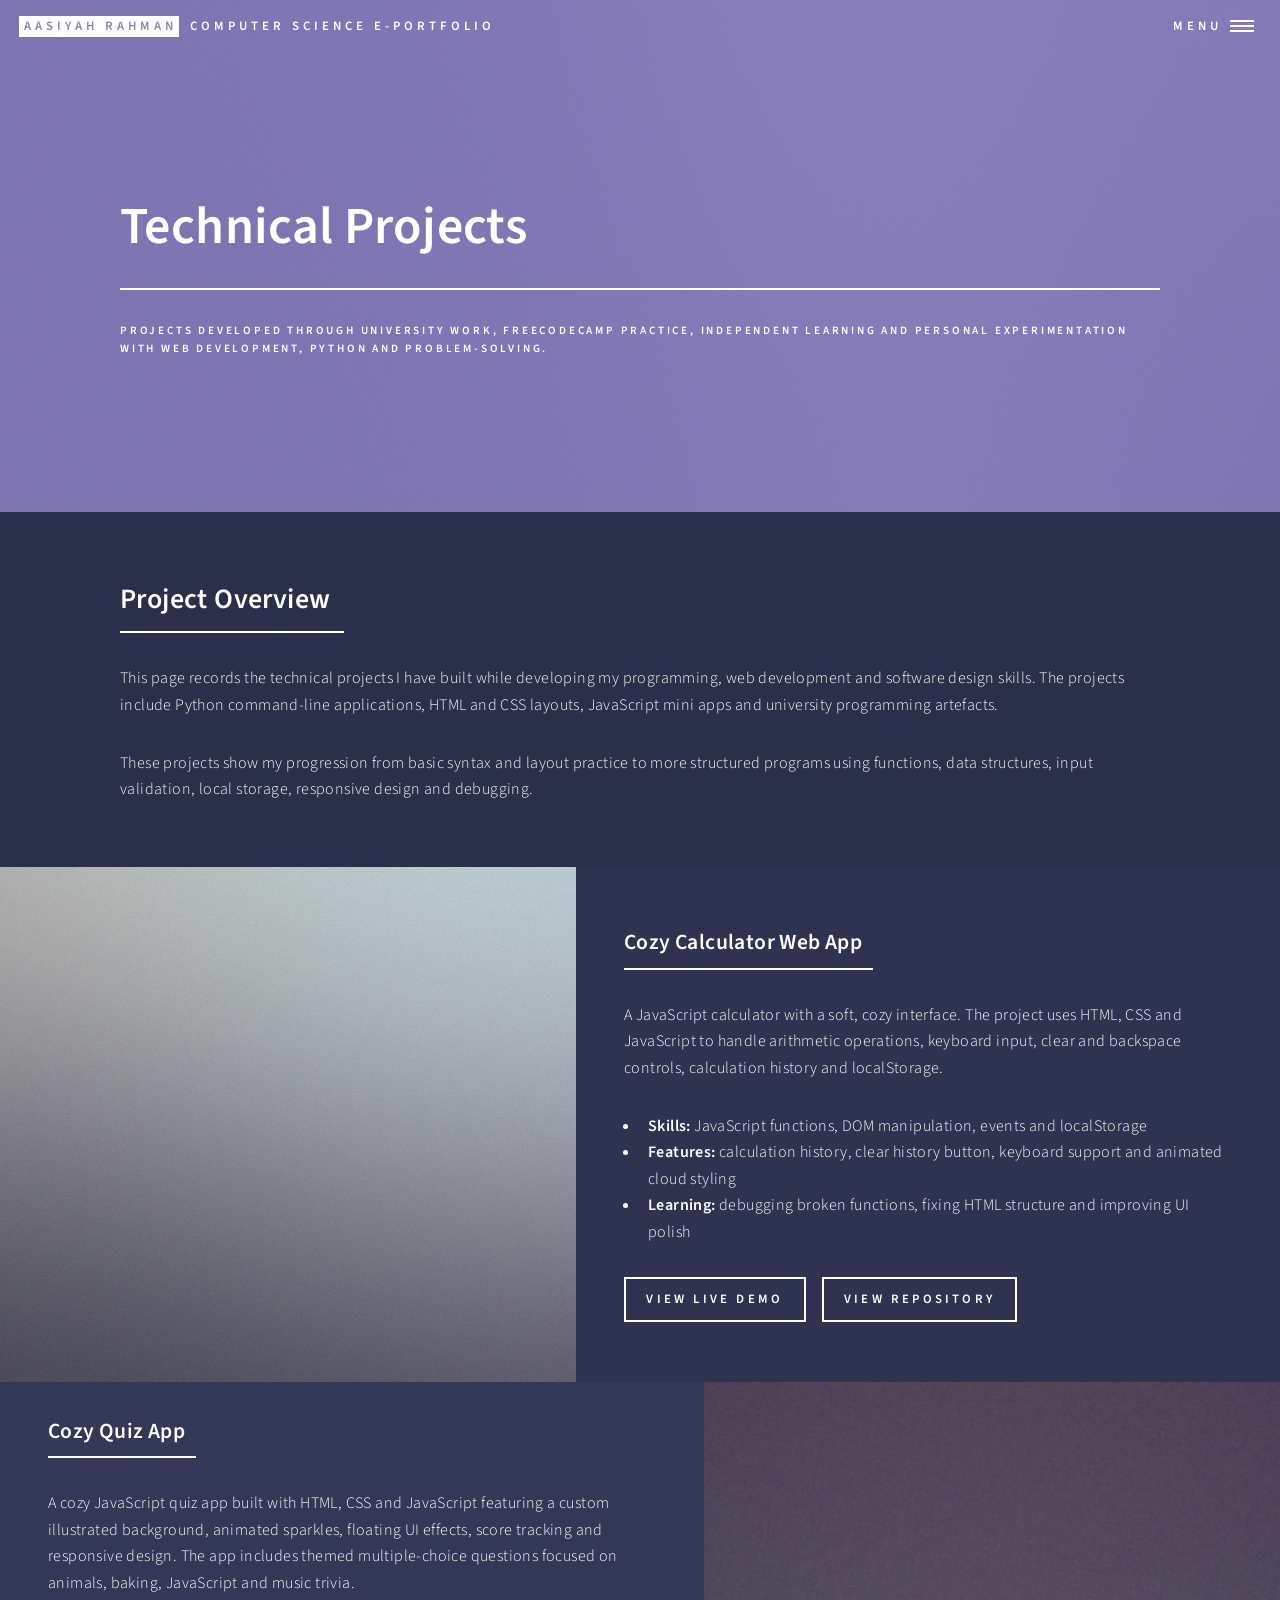
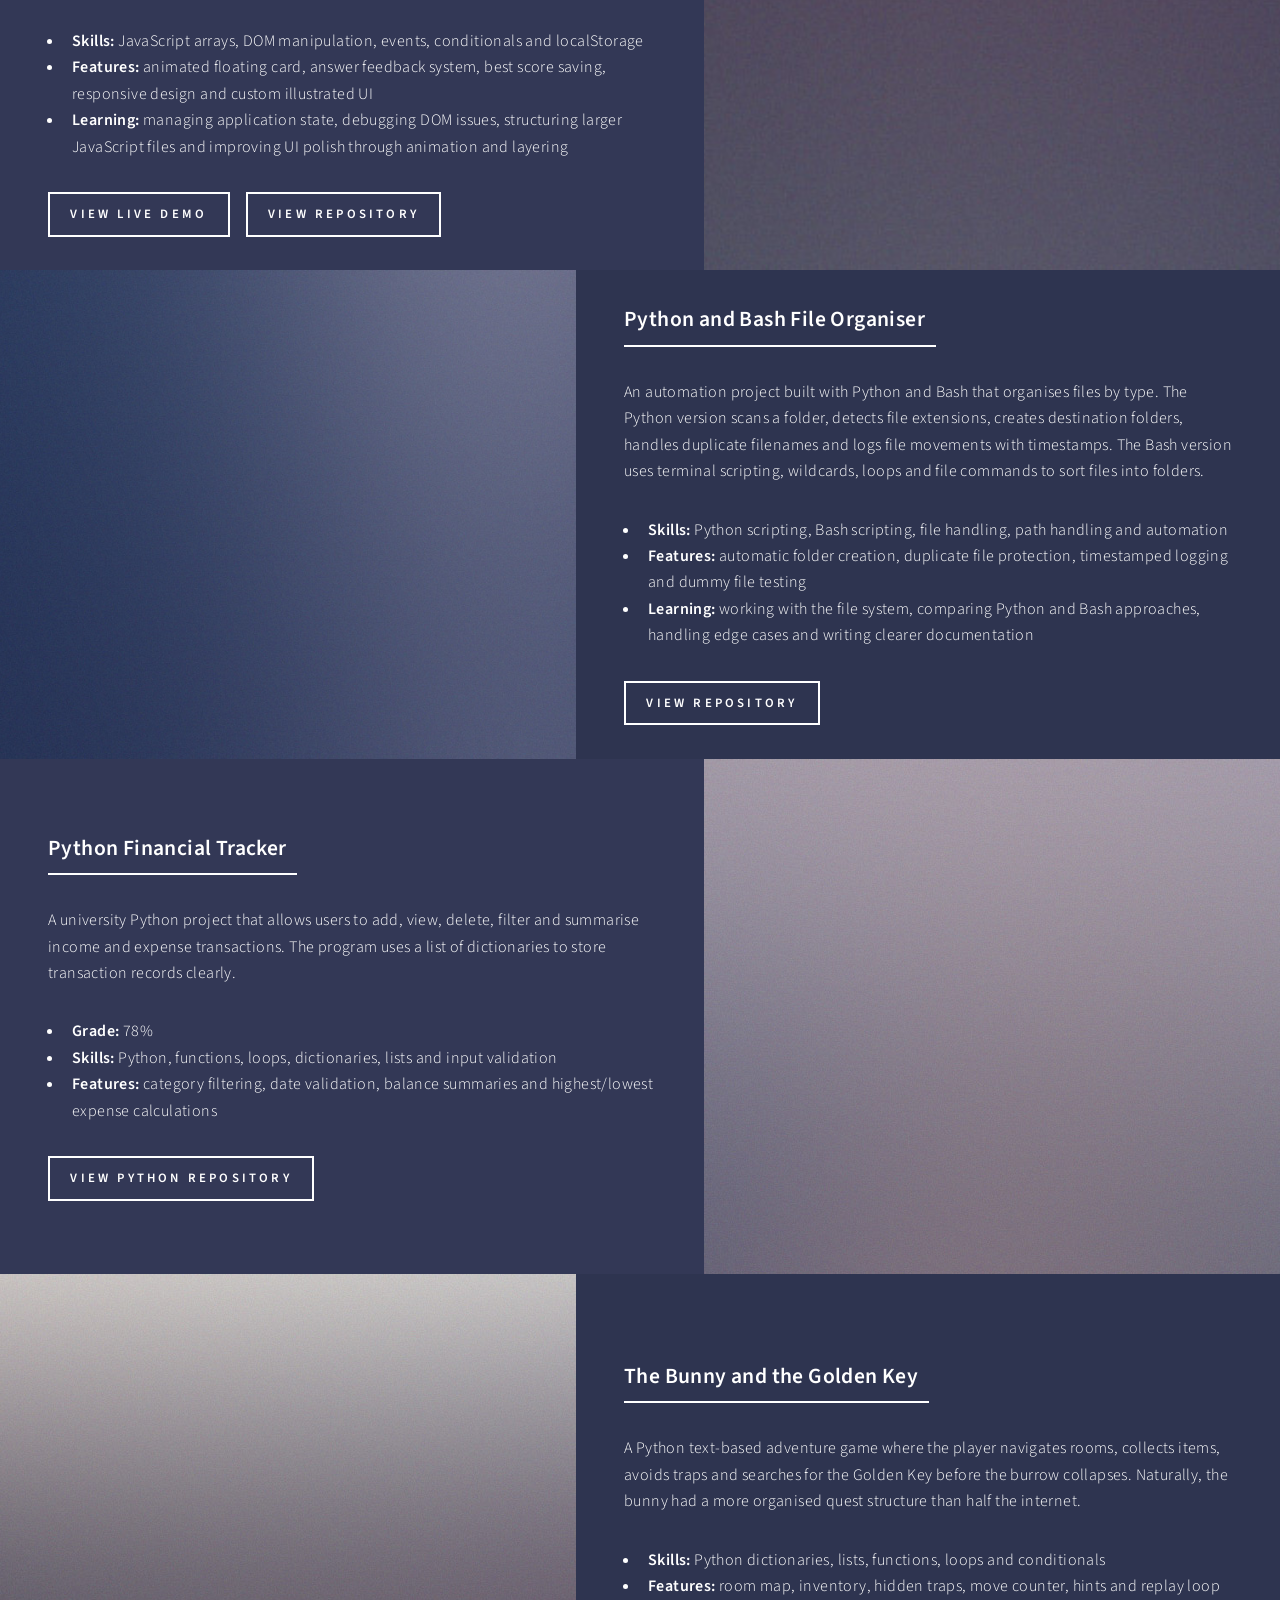
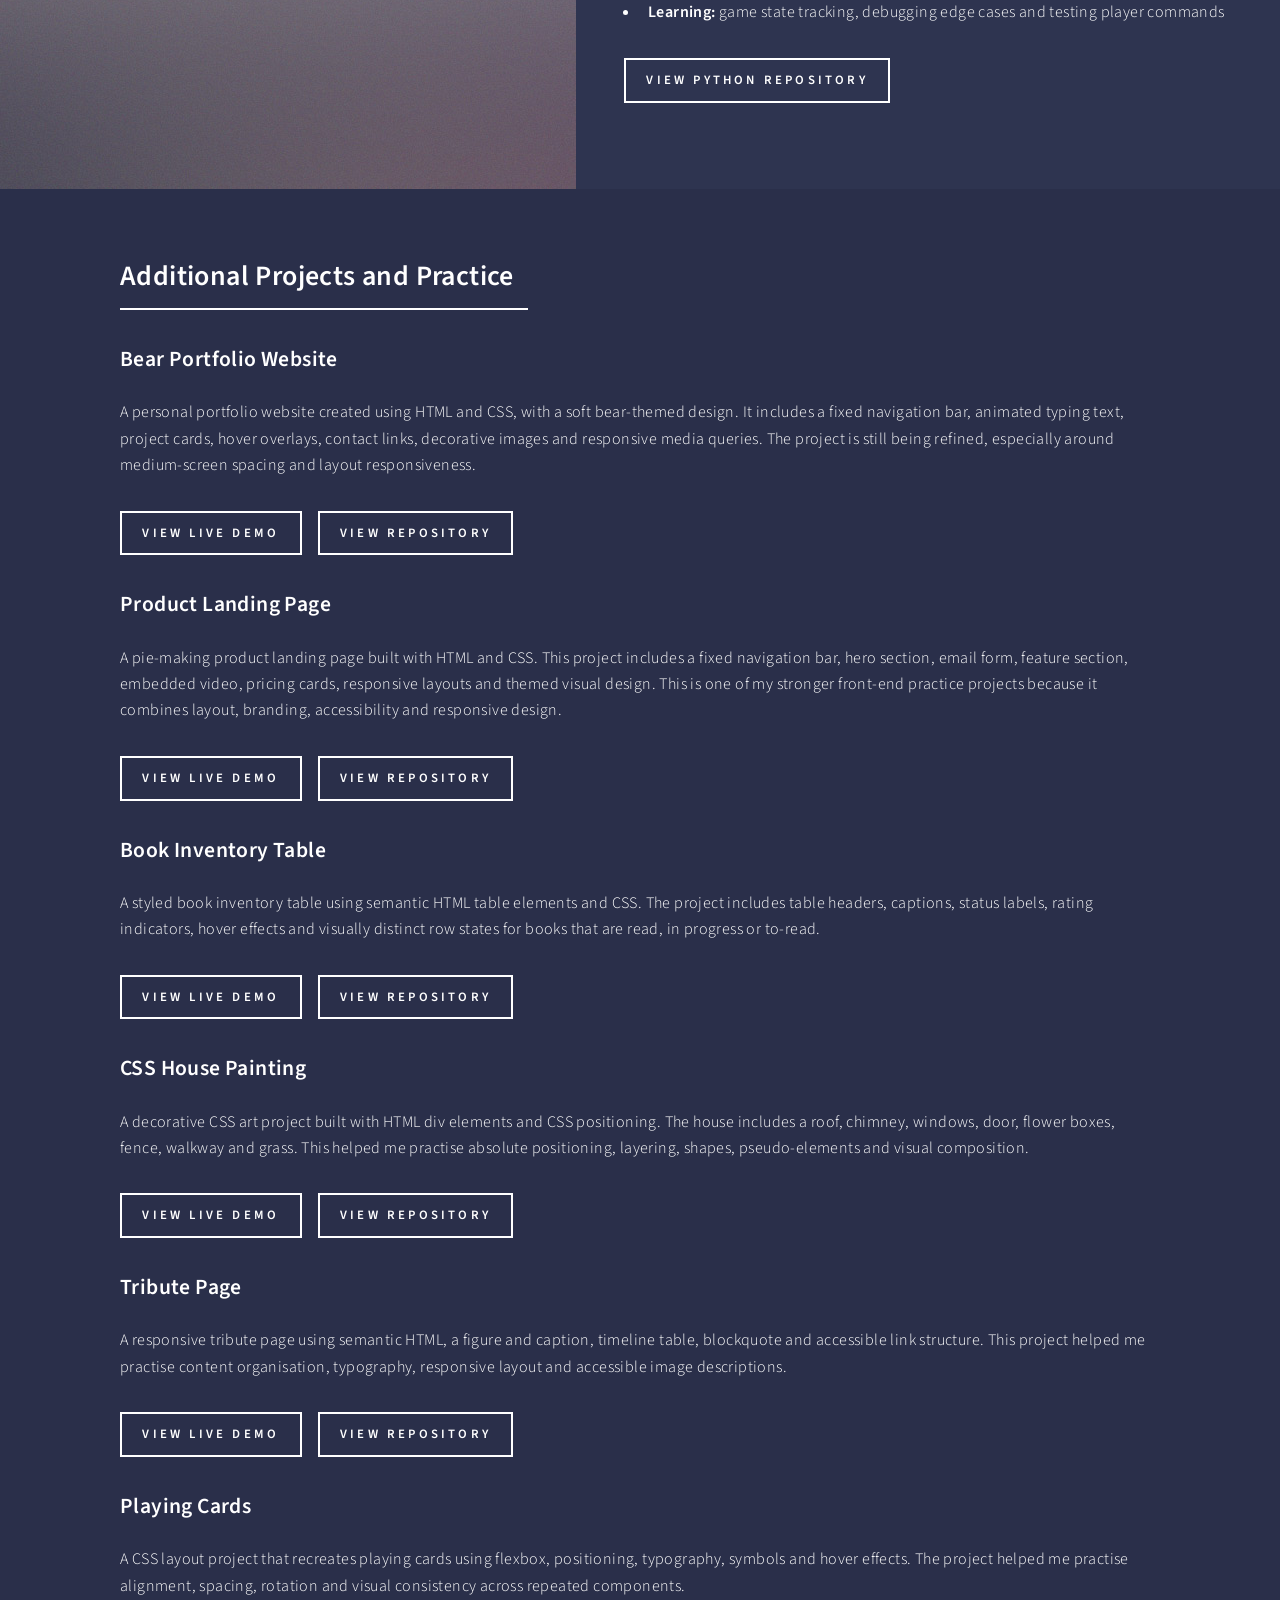
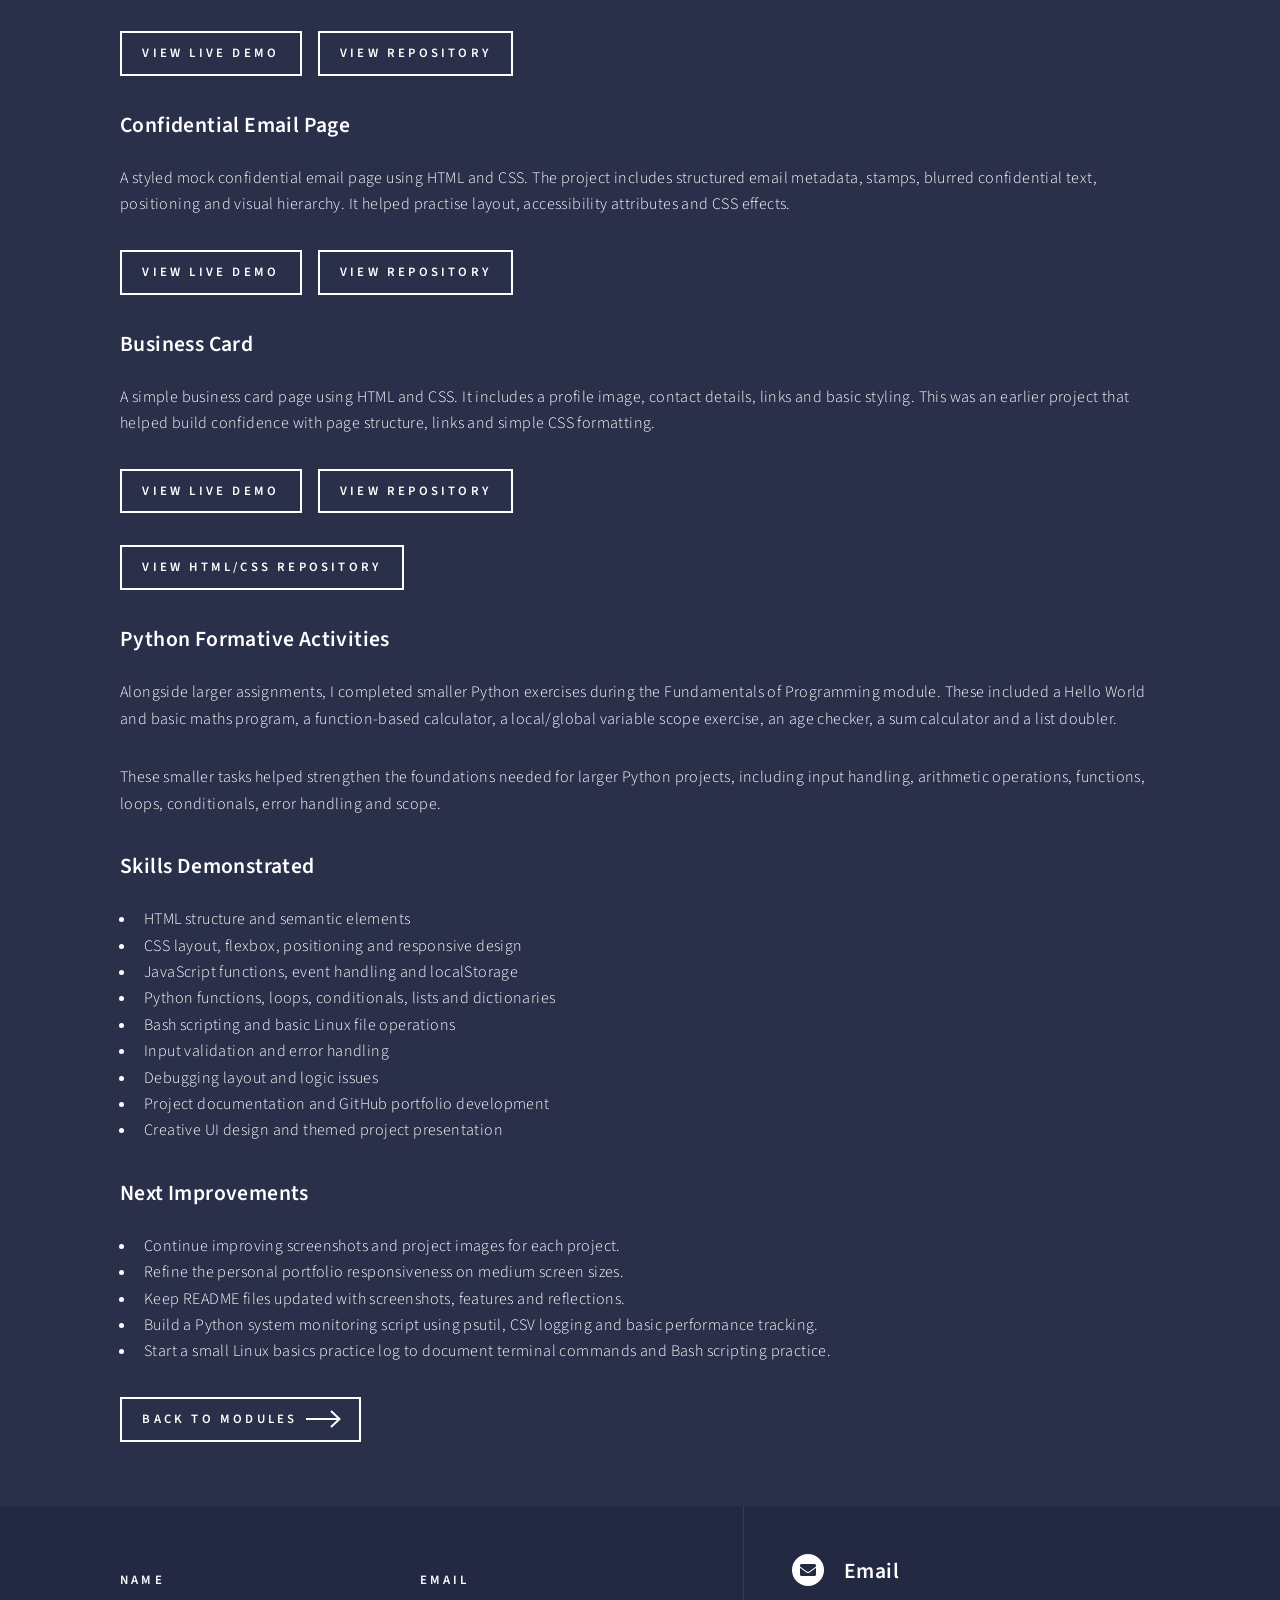
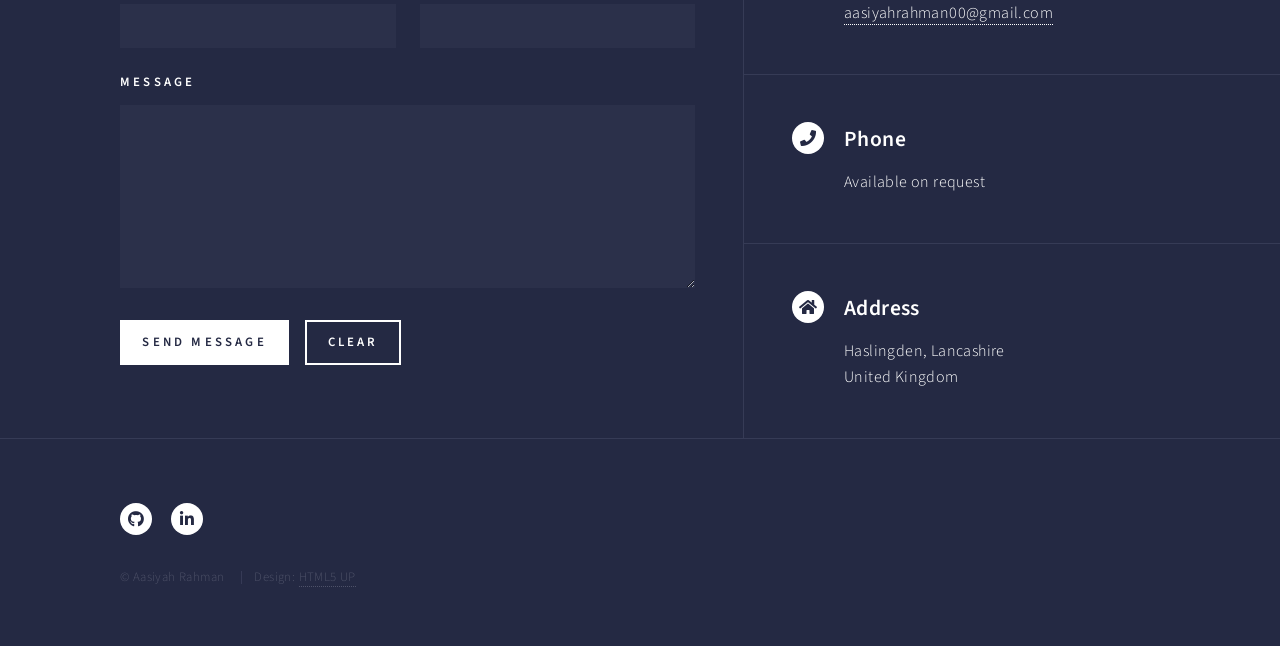
<file: technical-projects.html>
<!DOCTYPE HTML>
<html>

<head>
	<title>Technical Projects | Aasiyah Rahman</title>
	<meta charset="utf-8" />
	<meta name="viewport" content="width=device-width, initial-scale=1, user-scalable=no" />
	<link rel="stylesheet" href="assets/css/main.css" />
	<noscript>
		<link rel="stylesheet" href="assets/css/noscript.css" />
	</noscript>
</head>

<body class="is-preload">
	<div id="wrapper">
		<header id="header" class="alt style2">
			<a href="index.html" class="logo">
				<strong>Aasiyah Rahman</strong>
				<span>Computer Science E-Portfolio</span>
			</a>
			<nav>
				<a href="#menu">Menu</a>
			</nav>
		</header>
		<nav id="menu">
			<ul class="links">
				<li><a href="index.html">Home</a></li>
				<li><a href="research-professional-practice.html">Research and Professional Practice</a></li>
				<li><a href="intro-maths-statistics.html">Introduction to Maths and Statistics</a></li>
				<li><a href="fundamentals-programming.html">Fundamentals of Programming</a></li>
				<li><a href="technical-projects.html">Technical Projects</a></li>
				<li><a href="professional-development.html">Professional Development</a></li>
			</ul>
		</nav>
		<section id="banner" class="style2">
			<div class="inner">
				<span class="image">
					<img src="images/pic07.jpg" alt="" />
				</span>
				<header class="major">
					<h1>Technical Projects</h1>
				</header>
				<div class="content">
					<p>
						Projects developed through university work, freeCodeCamp practice,
						independent learning and personal experimentation with web development,
						Python and problem-solving.
					</p>
				</div>
			</div>
		</section>
		<div id="main">
			<section id="one">
				<div class="inner">
					<header class="major">
						<h2>Project Overview</h2>
					</header>
					<p>
						This page records the technical projects I have built while developing
						my programming, web development and software design skills. The projects
						include Python command-line applications, HTML and CSS layouts, JavaScript
						mini apps and university programming artefacts.
					</p>
					<p>
						These projects show my progression from basic syntax and layout practice
						to more structured programs using functions, data structures, input validation,
						local storage, responsive design and debugging.
					</p>
				</div>
			</section>
			<section id="two" class="spotlights">

				<section>
					<a href="#" class="image">
						<img src="images/pic08.jpg" alt="" data-position="center center" />
					</a>

					<div class="content">
						<div class="inner">
							<header class="major">
								<h3>Cozy Calculator Web App</h3>
							</header>

							<p>
								A JavaScript calculator with a soft, cozy interface. The project uses
								HTML, CSS and JavaScript to handle arithmetic operations, keyboard input,
								clear and backspace controls, calculation history and localStorage.
							</p>

							<ul>
								<li><strong>Skills:</strong> JavaScript functions, DOM manipulation, events and
									localStorage</li>
								<li><strong>Features:</strong> calculation history, clear history button, keyboard
									support and animated cloud styling</li>
								<li><strong>Learning:</strong> debugging broken functions, fixing HTML structure and
									improving UI polish</li>
							</ul>

							<ul class="actions">
								<li>
									<a href="https://aasiyahrahman00.github.io/mini-js-apps/cozy-calculator/"
										class="button" target="_blank">
										View Live Demo
									</a>
								</li>
								<li>
									<a href="https://github.com/aasiyahrahman00/mini-js-apps" class="button"
										target="_blank">
										View Repository
									</a>
								</li>
							</ul>
						</div>
					</div>
				</section>

				<section>
					<a href="#" class="image">
						<img src="images/pic11.jpg" alt="" data-position="center center" />
					</a>

					<div class="content">
						<div class="inner">
							<header class="major">
								<h3>Cozy Quiz App</h3>
							</header>

							<p>
								A cozy JavaScript quiz app built with HTML, CSS and JavaScript featuring
								a custom illustrated background, animated sparkles, floating UI effects,
								score tracking and responsive design. The app includes themed multiple-choice
								questions focused on animals, baking, JavaScript and music trivia.
							</p>

							<ul>
								<li><strong>Skills:</strong> JavaScript arrays, DOM manipulation, events, conditionals
									and localStorage</li>
								<li><strong>Features:</strong> animated floating card, answer feedback system, best
									score saving, responsive design and custom illustrated UI</li>
								<li><strong>Learning:</strong> managing application state, debugging DOM issues,
									structuring larger JavaScript files and improving UI polish through animation and
									layering</li>
							</ul>

							<ul class="actions">
								<li>
									<a href="https://aasiyahrahman00.github.io/mini-js-apps/quiz-app/" class="button"
										target="_blank">
										View Live Demo
									</a>
								</li>
								<li>
									<a href="https://github.com/aasiyahrahman00/mini-js-apps" class="button"
										target="_blank">
										View Repository
									</a>
								</li>
							</ul>
						</div>
					</div>
				</section>

				<section>
					<a href="#" class="image">
						<img src="images/pic07.jpg" alt="" data-position="center center" />
					</a>

					<div class="content">
						<div class="inner">
							<header class="major">
								<h3>Python and Bash File Organiser</h3>
							</header>

							<p>
								An automation project built with Python and Bash that organises files by type.
								The Python version scans a folder, detects file extensions, creates destination
								folders, handles duplicate filenames and logs file movements with timestamps.
								The Bash version uses terminal scripting, wildcards, loops and file commands
								to sort files into folders.
							</p>

							<ul>
								<li><strong>Skills:</strong> Python scripting, Bash scripting, file handling, path
									handling and automation</li>
								<li><strong>Features:</strong> automatic folder creation, duplicate file protection,
									timestamped logging and dummy file testing</li>
								<li><strong>Learning:</strong> working with the file system, comparing Python and Bash
									approaches, handling edge cases and writing clearer documentation</li>
							</ul>

							<ul class="actions">
								<li>
									<a href="https://github.com/aasiyahrahman00/python-bash-file-organiser"
										class="button" target="_blank">
										View Repository
									</a>
								</li>
							</ul>
						</div>
					</div>
				</section>

				<section>
					<a href="#" class="image">
						<img src="images/pic09.jpg" alt="" data-position="top center" />
					</a>

					<div class="content">
						<div class="inner">
							<header class="major">
								<h3>Python Financial Tracker</h3>
							</header>

							<p>
								A university Python project that allows users to add, view, delete,
								filter and summarise income and expense transactions. The program uses
								a list of dictionaries to store transaction records clearly.
							</p>

							<ul>
								<li><strong>Grade:</strong> 78%</li>
								<li><strong>Skills:</strong> Python, functions, loops, dictionaries, lists and input
									validation</li>
								<li><strong>Features:</strong> category filtering, date validation, balance summaries
									and highest/lowest expense calculations</li>
							</ul>

							<ul class="actions">
								<li>
									<a href="https://github.com/aasiyahrahman00/fundamentals-of-programming-python-projects"
										class="button" target="_blank">
										View Python Repository
									</a>
								</li>
							</ul>
						</div>
					</div>
				</section>

				<section>
					<a href="#" class="image">
						<img src="images/pic10.jpg" alt="" data-position="25% 25%" />
					</a>

					<div class="content">
						<div class="inner">
							<header class="major">
								<h3>The Bunny and the Golden Key</h3>
							</header>

							<p>
								A Python text-based adventure game where the player navigates rooms,
								collects items, avoids traps and searches for the Golden Key before
								the burrow collapses. Naturally, the bunny had a more organised quest
								structure than half the internet.
							</p>

							<ul>
								<li><strong>Skills:</strong> Python dictionaries, lists, functions, loops and
									conditionals</li>
								<li><strong>Features:</strong> room map, inventory, hidden traps, move counter, hints
									and replay loop</li>
								<li><strong>Learning:</strong> game state tracking, debugging edge cases and testing
									player commands</li>
							</ul>

							<ul class="actions">
								<li>
									<a href="https://github.com/aasiyahrahman00/fundamentals-of-programming-python-projects"
										class="button" target="_blank">
										View Python Repository
									</a>
								</li>
							</ul>
						</div>
					</div>
				</section>

			</section>
			<section id="three">
				<div class="inner">
					<header class="major">
						<h2>Additional Projects and Practice</h2>
					</header>
					<h3>Bear Portfolio Website</h3>
					<p>
						A personal portfolio website created using HTML and CSS, with a soft
						bear-themed design. It includes a fixed navigation bar, animated typing
						text, project cards, hover overlays, contact links, decorative images and
						responsive media queries. The project is still being refined, especially
						around medium-screen spacing and layout responsiveness.
					</p>
					<ul class="actions">
						<li>
							<a href="https://aasiyahrahman00.github.io/html-css-practice-projects/personal-portfolio/"
								class="button" target="_blank">
								View Live Demo
							</a>
						</li>
						<li>
							<a href="https://github.com/aasiyahrahman00/html-css-practice-projects" class="button"
								target="_blank">
								View Repository</a>
						</li>
					</ul>
					<h3>Product Landing Page</h3>
					<p>
						A pie-making product landing page built with HTML and CSS. This project
						includes a fixed navigation bar, hero section, email form, feature section,
						embedded video, pricing cards, responsive layouts and themed visual design.
						This is one of my stronger front-end practice projects because it combines
						layout, branding, accessibility and responsive design.
					</p>
					<ul class="actions">
						<li>
							<a href="https://aasiyahrahman00.github.io/html-css-practice-projects/product-landing-page/"
								class="button" target="_blank">
								View Live Demo
							</a>
						</li>
						<li>
							<a href="https://github.com/aasiyahrahman00/html-css-practice-projects" class="button"
								target="_blank">
								View Repository</a>
						</li>
					</ul>
					<h3>Book Inventory Table</h3>
					<p>
						A styled book inventory table using semantic HTML table elements and CSS.
						The project includes table headers, captions, status labels, rating indicators,
						hover effects and visually distinct row states for books that are read,
						in progress or to-read.
					</p>
					<ul class="actions">
						<li>
							<a href="https://aasiyahrahman00.github.io/html-css-practice-projects/book-inventory-app/"
								class="button" target="_blank">
								View Live Demo
							</a>
						</li>
						<li>
							<a href="https://github.com/aasiyahrahman00/html-css-practice-projects" class="button"
								target="_blank">
								View Repository</a>
						</li>
					</ul>
					<h3>CSS House Painting</h3>
					<p>
						A decorative CSS art project built with HTML div elements and CSS positioning.
						The house includes a roof, chimney, windows, door, flower boxes, fence,
						walkway and grass. This helped me practise absolute positioning, layering,
						shapes, pseudo-elements and visual composition.
					</p>
					<ul class="actions">
						<li>
							<a href="https://aasiyahrahman00.github.io/html-css-practice-projects/css-house/"
								class="button" target="_blank">
								View Live Demo
							</a>
						</li>
						<li>
							<a href="https://github.com/aasiyahrahman00/html-css-practice-projects" class="button"
								target="_blank">
								View Repository</a>
						</li>
					</ul>
					<h3>Tribute Page</h3>
					<p>
						A responsive tribute page using semantic HTML, a figure and caption,
						timeline table, blockquote and accessible link structure. This project
						helped me practise content organisation, typography, responsive layout
						and accessible image descriptions.
					</p>
					<ul class="actions">
						<li>
							<a href="https://aasiyahrahman00.github.io/html-css-practice-projects/tribute-page/"
								class="button" target="_blank">
								View Live Demo
							</a>
						</li>
						<li>
							<a href="https://github.com/aasiyahrahman00/html-css-practice-projects" class="button"
								target="_blank">
								View Repository</a>
						</li>
					</ul>
					<h3>Playing Cards</h3>
					<p>
						A CSS layout project that recreates playing cards using flexbox,
						positioning, typography, symbols and hover effects. The project helped
						me practise alignment, spacing, rotation and visual consistency across
						repeated components.
					</p>
					<ul class="actions">
						<li>
							<a href="https://aasiyahrahman00.github.io/html-css-practice-projects/playing-cards/"
								class="button" target="_blank">
								View Live Demo
							</a>
						</li>
						<li>
							<a href="https://github.com/aasiyahrahman00/html-css-practice-projects" class="button"
								target="_blank">
								View Repository</a>
						</li>
					</ul>
					<h3>Confidential Email Page</h3>
					<p>
						A styled mock confidential email page using HTML and CSS. The project
						includes structured email metadata, stamps, blurred confidential text,
						positioning and visual hierarchy. It helped practise layout, accessibility
						attributes and CSS effects.
					</p>

					<ul class="actions">
						<li>
							<a href="https://aasiyahrahman00.github.io/html-css-practice-projects/confidential-email/"
								class="button" target="_blank">
								View Live Demo
							</a>
						</li>
						<li>
							<a href="https://github.com/aasiyahrahman00/html-css-practice-projects" class="button"
								target="_blank">
								View Repository</a>
						</li>
					</ul>
					<h3>Business Card</h3>
					<p>
						A simple business card page using HTML and CSS. It includes a profile image,
						contact details, links and basic styling. This was an earlier project that
						helped build confidence with page structure, links and simple CSS formatting.
					</p>
					<ul class="actions">
						<li>
							<a href="https://aasiyahrahman00.github.io/html-css-practice-projects/business-card/"
								class="button" target="_blank">
								View Live Demo
							</a>
						</li>
						<li>
							<a href="https://github.com/aasiyahrahman00/html-css-practice-projects" class="button"
								target="_blank">
								View Repository</a>
						</li>
					</ul>
					<ul class="actions">
						<li>
							<a href="https://github.com/aasiyahrahman00/html-css-practice-projects" class="button"
								target="_blank">
								View HTML/CSS Repository
							</a>
						</li>
					</ul>
					<h3>Python Formative Activities</h3>
					<p>
						Alongside larger assignments, I completed smaller Python exercises during
						the Fundamentals of Programming module. These included a Hello World and
						basic maths program, a function-based calculator, a local/global variable
						scope exercise, an age checker, a sum calculator and a list doubler.
					</p>
					<p>
						These smaller tasks helped strengthen the foundations needed for larger
						Python projects, including input handling, arithmetic operations, functions,
						loops, conditionals, error handling and scope.
					</p>
					<h3>Skills Demonstrated</h3>
					<ul>
						<li>HTML structure and semantic elements</li>
						<li>CSS layout, flexbox, positioning and responsive design</li>
						<li>JavaScript functions, event handling and localStorage</li>
						<li>Python functions, loops, conditionals, lists and dictionaries</li>
						<li>Bash scripting and basic Linux file operations</li>
						<li>Input validation and error handling</li>
						<li>Debugging layout and logic issues</li>
						<li>Project documentation and GitHub portfolio development</li>
						<li>Creative UI design and themed project presentation</li>
					</ul>
					<h3>Next Improvements</h3>
					<ul>
						<li>Continue improving screenshots and project images for each project.</li>
						<li>Refine the personal portfolio responsiveness on medium screen sizes.</li>
						<li>Keep README files updated with screenshots, features and reflections.</li>
						<li>Build a Python system monitoring script using psutil, CSV logging and basic performance
							tracking.</li>
						<li>Start a small Linux basics practice log to document terminal commands and Bash scripting
							practice.</li>
					</ul>
					<ul class="actions">
						<li><a href="index.html#one" class="button next">Back to Modules</a></li>
					</ul>
				</div>
			</section>
		</div>
		<section id="contact">
			<div class="inner">
				<section>
					<form method="post" action="#">
						<div class="fields">
							<div class="field half">
								<label for="name">Name</label>
								<input type="text" name="name" id="name" />
							</div>
							<div class="field half">
								<label for="email">Email</label>
								<input type="text" name="email" id="email" />
							</div>
							<div class="field">
								<label for="message">Message</label>
								<textarea name="message" id="message" rows="6"></textarea>
							</div>
						</div>
						<ul class="actions">
							<li><input type="submit" value="Send Message" class="primary" /></li>
							<li><input type="reset" value="Clear" /></li>
						</ul>
					</form>
				</section>
				<section class="split">
					<section>
						<div class="contact-method">
							<span class="icon solid alt fa-envelope"></span>
							<h3>Email</h3>
							<a href="mailto:aasiyahrahman00@gmail.com">aasiyahrahman00@gmail.com</a>
						</div>
					</section>
					<section>
						<div class="contact-method">
							<span class="icon solid alt fa-phone"></span>
							<h3>Phone</h3>
							<span>Available on request</span>
						</div>
					</section>
					<section>
						<div class="contact-method">
							<span class="icon solid alt fa-home"></span>
							<h3>Address</h3>
							<span>
								Haslingden, Lancashire<br />
								United Kingdom
							</span>
						</div>
					</section>
				</section>
			</div>
		</section>
		<footer id="footer">
			<div class="inner">
				<ul class="icons">
					<li>
						<a href="https://github.com/aasiyahrahman00" class="icon brands alt fa-github">
							<span class="label">GitHub</span>
						</a>
					</li>
					<li>
						<a href="https://www.linkedin.com/in/aasiyah-rahman-aa9a262a6"
							class="icon brands alt fa-linkedin-in">
							<span class="label">LinkedIn</span>
						</a>
					</li>
				</ul>
				<ul class="copyright">
					<li>&copy; Aasiyah Rahman</li>
					<li>Design: <a href="https://html5up.net">HTML5 UP</a></li>
				</ul>
			</div>
		</footer>
	</div>
	<script src="assets/js/jquery.min.js"></script>
	<script src="assets/js/jquery.scrolly.min.js"></script>
	<script src="assets/js/jquery.scrollex.min.js"></script>
	<script src="assets/js/browser.min.js"></script>
	<script src="assets/js/breakpoints.min.js"></script>
	<script src="assets/js/util.js"></script>
	<script src="assets/js/main.js"></script>
</body>

</html>
</file>
<file: assets/css/noscript.css>
/*
	Forty by HTML5 UP
	html5up.net | @ajlkn
	Free for personal and commercial use under the CCA 3.0 license (html5up.net/license)
*/

/* Banner */

	body.is-preload #banner:after {
		opacity: 0.85;
	}

	body.is-preload #banner > .inner {
		-moz-filter: none;
		-webkit-filter: none;
		-ms-filter: none;
		filter: none;
		-moz-transform: none;
		-webkit-transform: none;
		-ms-transform: none;
		transform: none;
		opacity: 1;
	}
</file>
<file: assets/css/main.css>
@import url(fontawesome-all.min.css);
@import url("https://fonts.googleapis.com/css?family=Source+Sans+Pro:300,300italic,600,600italic");

/*
	Forty by HTML5 UP
	html5up.net | @ajlkn
	Free for personal and commercial use under the CCA 3.0 license (html5up.net/license)
*/

html, body, div, span, applet, object,
iframe, h1, h2, h3, h4, h5, h6, p, blockquote,
pre, a, abbr, acronym, address, big, cite,
code, del, dfn, em, img, ins, kbd, q, s, samp,
small, strike, strong, sub, sup, tt, var, b,
u, i, center, dl, dt, dd, ol, ul, li, fieldset,
form, label, legend, table, caption, tbody,
tfoot, thead, tr, th, td, article, aside,
canvas, details, embed, figure, figcaption,
footer, header, hgroup, menu, nav, output, ruby,
section, summary, time, mark, audio, video {
	margin: 0;
	padding: 0;
	border: 0;
	font-size: 100%;
	font: inherit;
	vertical-align: baseline;}

article, aside, details, figcaption, figure,
footer, header, hgroup, menu, nav, section {
	display: block;}

body {
	line-height: 1;
}

ol, ul {
	list-style: none;
}

blockquote, q {
	quotes: none;
}

	blockquote:before, blockquote:after, q:before, q:after {
		content: '';
		content: none;
	}

table {
	border-collapse: collapse;
	border-spacing: 0;
}

body {
	-webkit-text-size-adjust: none;
}

mark {
	background-color: transparent;
	color: inherit;
}

input::-moz-focus-inner {
	border: 0;
	padding: 0;
}

input, select, textarea {
	-moz-appearance: none;
	-webkit-appearance: none;
	-ms-appearance: none;
	appearance: none;
}

/* Basic */

	@-ms-viewport {
		width: device-width;
	}

	body {
		-ms-overflow-style: scrollbar;
	}

	@media screen and (max-width: 480px) {

		html, body {
			min-width: 320px;
		}

	}

	html {
		box-sizing: border-box;
	}

	*, *:before, *:after {
		box-sizing: inherit;
	}

	body {
		background: #242943;
	}

		body.is-preload *, body.is-preload *:before, body.is-preload *:after {
			-moz-animation: none !important;
			-webkit-animation: none !important;
			-ms-animation: none !important;
			animation: none !important;
			-moz-transition: none !important;
			-webkit-transition: none !important;
			-ms-transition: none !important;
			transition: none !important;
		}

/* Type */

	body, input, select, textarea {
		color: #ffffff;
		font-family: "Source Sans Pro", Helvetica, sans-serif;
		font-size: 17pt;
		font-weight: 300;
		letter-spacing: 0.025em;
		line-height: 1.65;
	}

		@media screen and (max-width: 1680px) {

			body, input, select, textarea {
				font-size: 14pt;
			}

		}

		@media screen and (max-width: 1280px) {

			body, input, select, textarea {
				font-size: 12pt;
			}

		}

		@media screen and (max-width: 360px) {

			body, input, select, textarea {
				font-size: 11pt;
			}

		}

	a {
		-moz-transition: color 0.2s ease-in-out, border-bottom-color 0.2s ease-in-out;
		-webkit-transition: color 0.2s ease-in-out, border-bottom-color 0.2s ease-in-out;
		-ms-transition: color 0.2s ease-in-out, border-bottom-color 0.2s ease-in-out;
		transition: color 0.2s ease-in-out, border-bottom-color 0.2s ease-in-out;
		border-bottom: dotted 1px;
		color: inherit;
		text-decoration: none;
	}

		a:hover {
			border-bottom-color: transparent;
			color: #9bf1ff !important;
		}

		a:active {
			color: #53e3fb !important;
		}

	strong, b {
		color: #ffffff;
		font-weight: 600;
	}

	em, i {
		font-style: italic;
	}

	p {
		margin: 0 0 2em 0;
	}

	h1, h2, h3, h4, h5, h6 {
		color: #ffffff;
		font-weight: 600;
		line-height: 1.65;
		margin: 0 0 1em 0;
	}

		h1 a, h2 a, h3 a, h4 a, h5 a, h6 a {
			color: inherit;
			border-bottom: 0;
		}

	h1 {
		font-size: 2.5em;
	}

	h2 {
		font-size: 1.75em;
	}

	h3 {
		font-size: 1.35em;
	}

	h4 {
		font-size: 1.1em;
	}

	h5 {
		font-size: 0.9em;
	}

	h6 {
		font-size: 0.7em;
	}

	@media screen and (max-width: 736px) {

		h1 {
			font-size: 2em;
		}

		h2 {
			font-size: 1.5em;
		}

		h3 {
			font-size: 1.25em;
		}

	}

	sub {
		font-size: 0.8em;
		position: relative;
		top: 0.5em;
	}

	sup {
		font-size: 0.8em;
		position: relative;
		top: -0.5em;
	}

	blockquote {
		border-left: solid 4px rgba(212, 212, 255, 0.1);
		font-style: italic;
		margin: 0 0 2em 0;
		padding: 0.5em 0 0.5em 2em;
	}

	code {
		background: rgba(212, 212, 255, 0.035);
		font-family: "Courier New", monospace;
		font-size: 0.9em;
		margin: 0 0.25em;
		padding: 0.25em 0.65em;
	}

	pre {
		-webkit-overflow-scrolling: touch;
		font-family: "Courier New", monospace;
		font-size: 0.9em;
		margin: 0 0 2em 0;
	}

		pre code {
			display: block;
			line-height: 1.75;
			padding: 1em 1.5em;
			overflow-x: auto;
		}

	hr {
		border: 0;
		border-bottom: solid 1px rgba(212, 212, 255, 0.1);
		margin: 2em 0;
	}

		hr.major {
			margin: 3em 0;
		}

	.align-left {
		text-align: left;
	}

	.align-center {
		text-align: center;
	}

	.align-right {
		text-align: right;
	}

/* Row */

	.row {
		display: flex;
		flex-wrap: wrap;
		box-sizing: border-box;
		align-items: stretch;
	}

		.row > * {
			box-sizing: border-box;
		}

		.row.gtr-uniform > * > :last-child {
			margin-bottom: 0;
		}

		.row.aln-left {
			justify-content: flex-start;
		}

		.row.aln-center {
			justify-content: center;
		}

		.row.aln-right {
			justify-content: flex-end;
		}

		.row.aln-top {
			align-items: flex-start;
		}

		.row.aln-middle {
			align-items: center;
		}

		.row.aln-bottom {
			align-items: flex-end;
		}

		.row > .imp {
			order: -1;
		}

		.row > .col-1 {
			width: 8.33333%;
		}

		.row > .off-1 {
			margin-left: 8.33333%;
		}

		.row > .col-2 {
			width: 16.66667%;
		}

		.row > .off-2 {
			margin-left: 16.66667%;
		}

		.row > .col-3 {
			width: 25%;
		}

		.row > .off-3 {
			margin-left: 25%;
		}

		.row > .col-4 {
			width: 33.33333%;
		}

		.row > .off-4 {
			margin-left: 33.33333%;
		}

		.row > .col-5 {
			width: 41.66667%;
		}

		.row > .off-5 {
			margin-left: 41.66667%;
		}

		.row > .col-6 {
			width: 50%;
		}

		.row > .off-6 {
			margin-left: 50%;
		}

		.row > .col-7 {
			width: 58.33333%;
		}

		.row > .off-7 {
			margin-left: 58.33333%;
		}

		.row > .col-8 {
			width: 66.66667%;
		}

		.row > .off-8 {
			margin-left: 66.66667%;
		}

		.row > .col-9 {
			width: 75%;
		}

		.row > .off-9 {
			margin-left: 75%;
		}

		.row > .col-10 {
			width: 83.33333%;
		}

		.row > .off-10 {
			margin-left: 83.33333%;
		}

		.row > .col-11 {
			width: 91.66667%;
		}

		.row > .off-11 {
			margin-left: 91.66667%;
		}

		.row > .col-12 {
			width: 100%;
		}

		.row > .off-12 {
			margin-left: 100%;
		}

		.row.gtr-0 {
			margin-top: 0;
			margin-left: 0em;
		}

			.row.gtr-0 > * {
				padding: 0 0 0 0em;
			}

			.row.gtr-0.gtr-uniform {
				margin-top: 0em;
			}

				.row.gtr-0.gtr-uniform > * {
					padding-top: 0em;
				}

		.row.gtr-25 {
			margin-top: 0;
			margin-left: -0.5em;
		}

			.row.gtr-25 > * {
				padding: 0 0 0 0.5em;
			}

			.row.gtr-25.gtr-uniform {
				margin-top: -0.5em;
			}

				.row.gtr-25.gtr-uniform > * {
					padding-top: 0.5em;
				}

		.row.gtr-50 {
			margin-top: 0;
			margin-left: -1em;
		}

			.row.gtr-50 > * {
				padding: 0 0 0 1em;
			}

			.row.gtr-50.gtr-uniform {
				margin-top: -1em;
			}

				.row.gtr-50.gtr-uniform > * {
					padding-top: 1em;
				}

		.row {
			margin-top: 0;
			margin-left: -2em;
		}

			.row > * {
				padding: 0 0 0 2em;
			}

			.row.gtr-uniform {
				margin-top: -2em;
			}

				.row.gtr-uniform > * {
					padding-top: 2em;
				}

		.row.gtr-150 {
			margin-top: 0;
			margin-left: -3em;
		}

			.row.gtr-150 > * {
				padding: 0 0 0 3em;
			}

			.row.gtr-150.gtr-uniform {
				margin-top: -3em;
			}

				.row.gtr-150.gtr-uniform > * {
					padding-top: 3em;
				}

		.row.gtr-200 {
			margin-top: 0;
			margin-left: -4em;
		}

			.row.gtr-200 > * {
				padding: 0 0 0 4em;
			}

			.row.gtr-200.gtr-uniform {
				margin-top: -4em;
			}

				.row.gtr-200.gtr-uniform > * {
					padding-top: 4em;
				}

		@media screen and (max-width: 1680px) {

			.row {
				display: flex;
				flex-wrap: wrap;
				box-sizing: border-box;
				align-items: stretch;
			}

				.row > * {
					box-sizing: border-box;
				}

				.row.gtr-uniform > * > :last-child {
					margin-bottom: 0;
				}

				.row.aln-left {
					justify-content: flex-start;
				}

				.row.aln-center {
					justify-content: center;
				}

				.row.aln-right {
					justify-content: flex-end;
				}

				.row.aln-top {
					align-items: flex-start;
				}

				.row.aln-middle {
					align-items: center;
				}

				.row.aln-bottom {
					align-items: flex-end;
				}

				.row > .imp-xlarge {
					order: -1;
				}

				.row > .col-1-xlarge {
					width: 8.33333%;
				}

				.row > .off-1-xlarge {
					margin-left: 8.33333%;
				}

				.row > .col-2-xlarge {
					width: 16.66667%;
				}

				.row > .off-2-xlarge {
					margin-left: 16.66667%;
				}

				.row > .col-3-xlarge {
					width: 25%;
				}

				.row > .off-3-xlarge {
					margin-left: 25%;
				}

				.row > .col-4-xlarge {
					width: 33.33333%;
				}

				.row > .off-4-xlarge {
					margin-left: 33.33333%;
				}

				.row > .col-5-xlarge {
					width: 41.66667%;
				}

				.row > .off-5-xlarge {
					margin-left: 41.66667%;
				}

				.row > .col-6-xlarge {
					width: 50%;
				}

				.row > .off-6-xlarge {
					margin-left: 50%;
				}

				.row > .col-7-xlarge {
					width: 58.33333%;
				}

				.row > .off-7-xlarge {
					margin-left: 58.33333%;
				}

				.row > .col-8-xlarge {
					width: 66.66667%;
				}

				.row > .off-8-xlarge {
					margin-left: 66.66667%;
				}

				.row > .col-9-xlarge {
					width: 75%;
				}

				.row > .off-9-xlarge {
					margin-left: 75%;
				}

				.row > .col-10-xlarge {
					width: 83.33333%;
				}

				.row > .off-10-xlarge {
					margin-left: 83.33333%;
				}

				.row > .col-11-xlarge {
					width: 91.66667%;
				}

				.row > .off-11-xlarge {
					margin-left: 91.66667%;
				}

				.row > .col-12-xlarge {
					width: 100%;
				}

				.row > .off-12-xlarge {
					margin-left: 100%;
				}

				.row.gtr-0 {
					margin-top: 0;
					margin-left: 0em;
				}

					.row.gtr-0 > * {
						padding: 0 0 0 0em;
					}

					.row.gtr-0.gtr-uniform {
						margin-top: 0em;
					}

						.row.gtr-0.gtr-uniform > * {
							padding-top: 0em;
						}

				.row.gtr-25 {
					margin-top: 0;
					margin-left: -0.5em;
				}

					.row.gtr-25 > * {
						padding: 0 0 0 0.5em;
					}

					.row.gtr-25.gtr-uniform {
						margin-top: -0.5em;
					}

						.row.gtr-25.gtr-uniform > * {
							padding-top: 0.5em;
						}

				.row.gtr-50 {
					margin-top: 0;
					margin-left: -1em;
				}

					.row.gtr-50 > * {
						padding: 0 0 0 1em;
					}

					.row.gtr-50.gtr-uniform {
						margin-top: -1em;
					}

						.row.gtr-50.gtr-uniform > * {
							padding-top: 1em;
						}

				.row {
					margin-top: 0;
					margin-left: -2em;
				}

					.row > * {
						padding: 0 0 0 2em;
					}

					.row.gtr-uniform {
						margin-top: -2em;
					}

						.row.gtr-uniform > * {
							padding-top: 2em;
						}

				.row.gtr-150 {
					margin-top: 0;
					margin-left: -3em;
				}

					.row.gtr-150 > * {
						padding: 0 0 0 3em;
					}

					.row.gtr-150.gtr-uniform {
						margin-top: -3em;
					}

						.row.gtr-150.gtr-uniform > * {
							padding-top: 3em;
						}

				.row.gtr-200 {
					margin-top: 0;
					margin-left: -4em;
				}

					.row.gtr-200 > * {
						padding: 0 0 0 4em;
					}

					.row.gtr-200.gtr-uniform {
						margin-top: -4em;
					}

						.row.gtr-200.gtr-uniform > * {
							padding-top: 4em;
						}

		}

		@media screen and (max-width: 1280px) {

			.row {
				display: flex;
				flex-wrap: wrap;
				box-sizing: border-box;
				align-items: stretch;
			}

				.row > * {
					box-sizing: border-box;
				}

				.row.gtr-uniform > * > :last-child {
					margin-bottom: 0;
				}

				.row.aln-left {
					justify-content: flex-start;
				}

				.row.aln-center {
					justify-content: center;
				}

				.row.aln-right {
					justify-content: flex-end;
				}

				.row.aln-top {
					align-items: flex-start;
				}

				.row.aln-middle {
					align-items: center;
				}

				.row.aln-bottom {
					align-items: flex-end;
				}

				.row > .imp-large {
					order: -1;
				}

				.row > .col-1-large {
					width: 8.33333%;
				}

				.row > .off-1-large {
					margin-left: 8.33333%;
				}

				.row > .col-2-large {
					width: 16.66667%;
				}

				.row > .off-2-large {
					margin-left: 16.66667%;
				}

				.row > .col-3-large {
					width: 25%;
				}

				.row > .off-3-large {
					margin-left: 25%;
				}

				.row > .col-4-large {
					width: 33.33333%;
				}

				.row > .off-4-large {
					margin-left: 33.33333%;
				}

				.row > .col-5-large {
					width: 41.66667%;
				}

				.row > .off-5-large {
					margin-left: 41.66667%;
				}

				.row > .col-6-large {
					width: 50%;
				}

				.row > .off-6-large {
					margin-left: 50%;
				}

				.row > .col-7-large {
					width: 58.33333%;
				}

				.row > .off-7-large {
					margin-left: 58.33333%;
				}

				.row > .col-8-large {
					width: 66.66667%;
				}

				.row > .off-8-large {
					margin-left: 66.66667%;
				}

				.row > .col-9-large {
					width: 75%;
				}

				.row > .off-9-large {
					margin-left: 75%;
				}

				.row > .col-10-large {
					width: 83.33333%;
				}

				.row > .off-10-large {
					margin-left: 83.33333%;
				}

				.row > .col-11-large {
					width: 91.66667%;
				}

				.row > .off-11-large {
					margin-left: 91.66667%;
				}

				.row > .col-12-large {
					width: 100%;
				}

				.row > .off-12-large {
					margin-left: 100%;
				}

				.row.gtr-0 {
					margin-top: 0;
					margin-left: 0em;
				}

					.row.gtr-0 > * {
						padding: 0 0 0 0em;
					}

					.row.gtr-0.gtr-uniform {
						margin-top: 0em;
					}

						.row.gtr-0.gtr-uniform > * {
							padding-top: 0em;
						}

				.row.gtr-25 {
					margin-top: 0;
					margin-left: -0.375em;
				}

					.row.gtr-25 > * {
						padding: 0 0 0 0.375em;
					}

					.row.gtr-25.gtr-uniform {
						margin-top: -0.375em;
					}

						.row.gtr-25.gtr-uniform > * {
							padding-top: 0.375em;
						}

				.row.gtr-50 {
					margin-top: 0;
					margin-left: -0.75em;
				}

					.row.gtr-50 > * {
						padding: 0 0 0 0.75em;
					}

					.row.gtr-50.gtr-uniform {
						margin-top: -0.75em;
					}

						.row.gtr-50.gtr-uniform > * {
							padding-top: 0.75em;
						}

				.row {
					margin-top: 0;
					margin-left: -1.5em;
				}

					.row > * {
						padding: 0 0 0 1.5em;
					}

					.row.gtr-uniform {
						margin-top: -1.5em;
					}

						.row.gtr-uniform > * {
							padding-top: 1.5em;
						}

				.row.gtr-150 {
					margin-top: 0;
					margin-left: -2.25em;
				}

					.row.gtr-150 > * {
						padding: 0 0 0 2.25em;
					}

					.row.gtr-150.gtr-uniform {
						margin-top: -2.25em;
					}

						.row.gtr-150.gtr-uniform > * {
							padding-top: 2.25em;
						}

				.row.gtr-200 {
					margin-top: 0;
					margin-left: -3em;
				}

					.row.gtr-200 > * {
						padding: 0 0 0 3em;
					}

					.row.gtr-200.gtr-uniform {
						margin-top: -3em;
					}

						.row.gtr-200.gtr-uniform > * {
							padding-top: 3em;
						}

		}

		@media screen and (max-width: 980px) {

			.row {
				display: flex;
				flex-wrap: wrap;
				box-sizing: border-box;
				align-items: stretch;
			}

				.row > * {
					box-sizing: border-box;
				}

				.row.gtr-uniform > * > :last-child {
					margin-bottom: 0;
				}

				.row.aln-left {
					justify-content: flex-start;
				}

				.row.aln-center {
					justify-content: center;
				}

				.row.aln-right {
					justify-content: flex-end;
				}

				.row.aln-top {
					align-items: flex-start;
				}

				.row.aln-middle {
					align-items: center;
				}

				.row.aln-bottom {
					align-items: flex-end;
				}

				.row > .imp-medium {
					order: -1;
				}

				.row > .col-1-medium {
					width: 8.33333%;
				}

				.row > .off-1-medium {
					margin-left: 8.33333%;
				}

				.row > .col-2-medium {
					width: 16.66667%;
				}

				.row > .off-2-medium {
					margin-left: 16.66667%;
				}

				.row > .col-3-medium {
					width: 25%;
				}

				.row > .off-3-medium {
					margin-left: 25%;
				}

				.row > .col-4-medium {
					width: 33.33333%;
				}

				.row > .off-4-medium {
					margin-left: 33.33333%;
				}

				.row > .col-5-medium {
					width: 41.66667%;
				}

				.row > .off-5-medium {
					margin-left: 41.66667%;
				}

				.row > .col-6-medium {
					width: 50%;
				}

				.row > .off-6-medium {
					margin-left: 50%;
				}

				.row > .col-7-medium {
					width: 58.33333%;
				}

				.row > .off-7-medium {
					margin-left: 58.33333%;
				}

				.row > .col-8-medium {
					width: 66.66667%;
				}

				.row > .off-8-medium {
					margin-left: 66.66667%;
				}

				.row > .col-9-medium {
					width: 75%;
				}

				.row > .off-9-medium {
					margin-left: 75%;
				}

				.row > .col-10-medium {
					width: 83.33333%;
				}

				.row > .off-10-medium {
					margin-left: 83.33333%;
				}

				.row > .col-11-medium {
					width: 91.66667%;
				}

				.row > .off-11-medium {
					margin-left: 91.66667%;
				}

				.row > .col-12-medium {
					width: 100%;
				}

				.row > .off-12-medium {
					margin-left: 100%;
				}

				.row.gtr-0 {
					margin-top: 0;
					margin-left: 0em;
				}

					.row.gtr-0 > * {
						padding: 0 0 0 0em;
					}

					.row.gtr-0.gtr-uniform {
						margin-top: 0em;
					}

						.row.gtr-0.gtr-uniform > * {
							padding-top: 0em;
						}

				.row.gtr-25 {
					margin-top: 0;
					margin-left: -0.375em;
				}

					.row.gtr-25 > * {
						padding: 0 0 0 0.375em;
					}

					.row.gtr-25.gtr-uniform {
						margin-top: -0.375em;
					}

						.row.gtr-25.gtr-uniform > * {
							padding-top: 0.375em;
						}

				.row.gtr-50 {
					margin-top: 0;
					margin-left: -0.75em;
				}

					.row.gtr-50 > * {
						padding: 0 0 0 0.75em;
					}

					.row.gtr-50.gtr-uniform {
						margin-top: -0.75em;
					}

						.row.gtr-50.gtr-uniform > * {
							padding-top: 0.75em;
						}

				.row {
					margin-top: 0;
					margin-left: -1.5em;
				}

					.row > * {
						padding: 0 0 0 1.5em;
					}

					.row.gtr-uniform {
						margin-top: -1.5em;
					}

						.row.gtr-uniform > * {
							padding-top: 1.5em;
						}

				.row.gtr-150 {
					margin-top: 0;
					margin-left: -2.25em;
				}

					.row.gtr-150 > * {
						padding: 0 0 0 2.25em;
					}

					.row.gtr-150.gtr-uniform {
						margin-top: -2.25em;
					}

						.row.gtr-150.gtr-uniform > * {
							padding-top: 2.25em;
						}

				.row.gtr-200 {
					margin-top: 0;
					margin-left: -3em;
				}

					.row.gtr-200 > * {
						padding: 0 0 0 3em;
					}

					.row.gtr-200.gtr-uniform {
						margin-top: -3em;
					}

						.row.gtr-200.gtr-uniform > * {
							padding-top: 3em;
						}

		}

		@media screen and (max-width: 736px) {

			.row {
				display: flex;
				flex-wrap: wrap;
				box-sizing: border-box;
				align-items: stretch;
			}

				.row > * {
					box-sizing: border-box;
				}

				.row.gtr-uniform > * > :last-child {
					margin-bottom: 0;
				}

				.row.aln-left {
					justify-content: flex-start;
				}

				.row.aln-center {
					justify-content: center;
				}

				.row.aln-right {
					justify-content: flex-end;
				}

				.row.aln-top {
					align-items: flex-start;
				}

				.row.aln-middle {
					align-items: center;
				}

				.row.aln-bottom {
					align-items: flex-end;
				}

				.row > .imp-small {
					order: -1;
				}

				.row > .col-1-small {
					width: 8.33333%;
				}

				.row > .off-1-small {
					margin-left: 8.33333%;
				}

				.row > .col-2-small {
					width: 16.66667%;
				}

				.row > .off-2-small {
					margin-left: 16.66667%;
				}

				.row > .col-3-small {
					width: 25%;
				}

				.row > .off-3-small {
					margin-left: 25%;
				}

				.row > .col-4-small {
					width: 33.33333%;
				}

				.row > .off-4-small {
					margin-left: 33.33333%;
				}

				.row > .col-5-small {
					width: 41.66667%;
				}

				.row > .off-5-small {
					margin-left: 41.66667%;
				}

				.row > .col-6-small {
					width: 50%;
				}

				.row > .off-6-small {
					margin-left: 50%;
				}

				.row > .col-7-small {
					width: 58.33333%;
				}

				.row > .off-7-small {
					margin-left: 58.33333%;
				}

				.row > .col-8-small {
					width: 66.66667%;
				}

				.row > .off-8-small {
					margin-left: 66.66667%;
				}

				.row > .col-9-small {
					width: 75%;
				}

				.row > .off-9-small {
					margin-left: 75%;
				}

				.row > .col-10-small {
					width: 83.33333%;
				}

				.row > .off-10-small {
					margin-left: 83.33333%;
				}

				.row > .col-11-small {
					width: 91.66667%;
				}

				.row > .off-11-small {
					margin-left: 91.66667%;
				}

				.row > .col-12-small {
					width: 100%;
				}

				.row > .off-12-small {
					margin-left: 100%;
				}

				.row.gtr-0 {
					margin-top: 0;
					margin-left: 0em;
				}

					.row.gtr-0 > * {
						padding: 0 0 0 0em;
					}

					.row.gtr-0.gtr-uniform {
						margin-top: 0em;
					}

						.row.gtr-0.gtr-uniform > * {
							padding-top: 0em;
						}

				.row.gtr-25 {
					margin-top: 0;
					margin-left: -0.3125em;
				}

					.row.gtr-25 > * {
						padding: 0 0 0 0.3125em;
					}

					.row.gtr-25.gtr-uniform {
						margin-top: -0.3125em;
					}

						.row.gtr-25.gtr-uniform > * {
							padding-top: 0.3125em;
						}

				.row.gtr-50 {
					margin-top: 0;
					margin-left: -0.625em;
				}

					.row.gtr-50 > * {
						padding: 0 0 0 0.625em;
					}

					.row.gtr-50.gtr-uniform {
						margin-top: -0.625em;
					}

						.row.gtr-50.gtr-uniform > * {
							padding-top: 0.625em;
						}

				.row {
					margin-top: 0;
					margin-left: -1.25em;
				}

					.row > * {
						padding: 0 0 0 1.25em;
					}

					.row.gtr-uniform {
						margin-top: -1.25em;
					}

						.row.gtr-uniform > * {
							padding-top: 1.25em;
						}

				.row.gtr-150 {
					margin-top: 0;
					margin-left: -1.875em;
				}

					.row.gtr-150 > * {
						padding: 0 0 0 1.875em;
					}

					.row.gtr-150.gtr-uniform {
						margin-top: -1.875em;
					}

						.row.gtr-150.gtr-uniform > * {
							padding-top: 1.875em;
						}

				.row.gtr-200 {
					margin-top: 0;
					margin-left: -2.5em;
				}

					.row.gtr-200 > * {
						padding: 0 0 0 2.5em;
					}

					.row.gtr-200.gtr-uniform {
						margin-top: -2.5em;
					}

						.row.gtr-200.gtr-uniform > * {
							padding-top: 2.5em;
						}

		}

		@media screen and (max-width: 480px) {

			.row {
				display: flex;
				flex-wrap: wrap;
				box-sizing: border-box;
				align-items: stretch;
			}

				.row > * {
					box-sizing: border-box;
				}

				.row.gtr-uniform > * > :last-child {
					margin-bottom: 0;
				}

				.row.aln-left {
					justify-content: flex-start;
				}

				.row.aln-center {
					justify-content: center;
				}

				.row.aln-right {
					justify-content: flex-end;
				}

				.row.aln-top {
					align-items: flex-start;
				}

				.row.aln-middle {
					align-items: center;
				}

				.row.aln-bottom {
					align-items: flex-end;
				}

				.row > .imp-xsmall {
					order: -1;
				}

				.row > .col-1-xsmall {
					width: 8.33333%;
				}

				.row > .off-1-xsmall {
					margin-left: 8.33333%;
				}

				.row > .col-2-xsmall {
					width: 16.66667%;
				}

				.row > .off-2-xsmall {
					margin-left: 16.66667%;
				}

				.row > .col-3-xsmall {
					width: 25%;
				}

				.row > .off-3-xsmall {
					margin-left: 25%;
				}

				.row > .col-4-xsmall {
					width: 33.33333%;
				}

				.row > .off-4-xsmall {
					margin-left: 33.33333%;
				}

				.row > .col-5-xsmall {
					width: 41.66667%;
				}

				.row > .off-5-xsmall {
					margin-left: 41.66667%;
				}

				.row > .col-6-xsmall {
					width: 50%;
				}

				.row > .off-6-xsmall {
					margin-left: 50%;
				}

				.row > .col-7-xsmall {
					width: 58.33333%;
				}

				.row > .off-7-xsmall {
					margin-left: 58.33333%;
				}

				.row > .col-8-xsmall {
					width: 66.66667%;
				}

				.row > .off-8-xsmall {
					margin-left: 66.66667%;
				}

				.row > .col-9-xsmall {
					width: 75%;
				}

				.row > .off-9-xsmall {
					margin-left: 75%;
				}

				.row > .col-10-xsmall {
					width: 83.33333%;
				}

				.row > .off-10-xsmall {
					margin-left: 83.33333%;
				}

				.row > .col-11-xsmall {
					width: 91.66667%;
				}

				.row > .off-11-xsmall {
					margin-left: 91.66667%;
				}

				.row > .col-12-xsmall {
					width: 100%;
				}

				.row > .off-12-xsmall {
					margin-left: 100%;
				}

				.row.gtr-0 {
					margin-top: 0;
					margin-left: 0em;
				}

					.row.gtr-0 > * {
						padding: 0 0 0 0em;
					}

					.row.gtr-0.gtr-uniform {
						margin-top: 0em;
					}

						.row.gtr-0.gtr-uniform > * {
							padding-top: 0em;
						}

				.row.gtr-25 {
					margin-top: 0;
					margin-left: -0.3125em;
				}

					.row.gtr-25 > * {
						padding: 0 0 0 0.3125em;
					}

					.row.gtr-25.gtr-uniform {
						margin-top: -0.3125em;
					}

						.row.gtr-25.gtr-uniform > * {
							padding-top: 0.3125em;
						}

				.row.gtr-50 {
					margin-top: 0;
					margin-left: -0.625em;
				}

					.row.gtr-50 > * {
						padding: 0 0 0 0.625em;
					}

					.row.gtr-50.gtr-uniform {
						margin-top: -0.625em;
					}

						.row.gtr-50.gtr-uniform > * {
							padding-top: 0.625em;
						}

				.row {
					margin-top: 0;
					margin-left: -1.25em;
				}

					.row > * {
						padding: 0 0 0 1.25em;
					}

					.row.gtr-uniform {
						margin-top: -1.25em;
					}

						.row.gtr-uniform > * {
							padding-top: 1.25em;
						}

				.row.gtr-150 {
					margin-top: 0;
					margin-left: -1.875em;
				}

					.row.gtr-150 > * {
						padding: 0 0 0 1.875em;
					}

					.row.gtr-150.gtr-uniform {
						margin-top: -1.875em;
					}

						.row.gtr-150.gtr-uniform > * {
							padding-top: 1.875em;
						}

				.row.gtr-200 {
					margin-top: 0;
					margin-left: -2.5em;
				}

					.row.gtr-200 > * {
						padding: 0 0 0 2.5em;
					}

					.row.gtr-200.gtr-uniform {
						margin-top: -2.5em;
					}

						.row.gtr-200.gtr-uniform > * {
							padding-top: 2.5em;
						}

		}

/* Section/Article */

	section.special, article.special {
		text-align: center;
	}

	header.major {
		width: -moz-max-content;
		width: -webkit-max-content;
		width: -ms-max-content;
		width: max-content;
		margin-bottom: 2em;
	}

		header.major > :first-child {
			margin-bottom: 0;
			width: calc(100% + 0.5em);
		}

			header.major > :first-child:after {
				content: '';
				background-color: #ffffff;
				display: block;
				height: 2px;
				margin: 0.325em 0 0.5em 0;
				width: 100%;
			}

		header.major > p {
			font-size: 0.7em;
			font-weight: 600;
			letter-spacing: 0.25em;
			margin-bottom: 0;
			text-transform: uppercase;
		}

		body.is-ie header.major > :first-child:after {
			max-width: 9em;
		}

		body.is-ie header.major > h1:after {
			max-width: 100% !important;
		}

	@media screen and (max-width: 736px) {

		header.major > p br {
			display: none;
		}

	}

/* Form */

	form {
		margin: 0 0 2em 0;
	}

		form > :last-child {
			margin-bottom: 0;
		}

		form > .fields {
			display: -moz-flex;
			display: -webkit-flex;
			display: -ms-flex;
			display: flex;
			-moz-flex-wrap: wrap;
			-webkit-flex-wrap: wrap;
			-ms-flex-wrap: wrap;
			flex-wrap: wrap;
			width: calc(100% + 3em);
			margin: -1.5em 0 2em -1.5em;
		}

			form > .fields > .field {
				-moz-flex-grow: 0;
				-webkit-flex-grow: 0;
				-ms-flex-grow: 0;
				flex-grow: 0;
				-moz-flex-shrink: 0;
				-webkit-flex-shrink: 0;
				-ms-flex-shrink: 0;
				flex-shrink: 0;
				padding: 1.5em 0 0 1.5em;
				width: calc(100% - 1.5em);
			}

				form > .fields > .field.half {
					width: calc(50% - 0.75em);
				}

				form > .fields > .field.third {
					width: calc(100%/3 - 0.5em);
				}

				form > .fields > .field.quarter {
					width: calc(25% - 0.375em);
				}

		@media screen and (max-width: 480px) {

			form > .fields {
				width: calc(100% + 3em);
				margin: -1.5em 0 2em -1.5em;
			}

				form > .fields > .field {
					padding: 1.5em 0 0 1.5em;
					width: calc(100% - 1.5em);
				}

					form > .fields > .field.half {
						width: calc(100% - 1.5em);
					}

					form > .fields > .field.third {
						width: calc(100% - 1.5em);
					}

					form > .fields > .field.quarter {
						width: calc(100% - 1.5em);
					}

		}

	label {
		color: #ffffff;
		display: block;
		font-size: 0.8em;
		font-weight: 600;
		letter-spacing: 0.25em;
		margin: 0 0 1em 0;
		text-transform: uppercase;
	}

	input[type="text"],
	input[type="password"],
	input[type="email"],
	input[type="tel"],
	input[type="search"],
	input[type="url"],
	select,
	textarea {
		-moz-appearance: none;
		-webkit-appearance: none;
		-ms-appearance: none;
		appearance: none;
		background: rgba(212, 212, 255, 0.035);
		border: none;
		border-radius: 0;
		color: inherit;
		display: block;
		outline: 0;
		padding: 0 1em;
		text-decoration: none;
		width: 100%;
	}

		input[type="text"]:invalid,
		input[type="password"]:invalid,
		input[type="email"]:invalid,
		input[type="tel"]:invalid,
		input[type="search"]:invalid,
		input[type="url"]:invalid,
		select:invalid,
		textarea:invalid {
			box-shadow: none;
		}

		input[type="text"]:focus,
		input[type="password"]:focus,
		input[type="email"]:focus,
		input[type="tel"]:focus,
		input[type="search"]:focus,
		input[type="url"]:focus,
		select:focus,
		textarea:focus {
			border-color: #9bf1ff;
			box-shadow: 0 0 0 2px #9bf1ff;
		}

	select {
		background-image: url("data:image/svg+xml;charset=utf8,%3Csvg xmlns='http://www.w3.org/2000/svg' width='40' height='40' preserveAspectRatio='none' viewBox='0 0 40 40'%3E%3Cpath d='M9.4,12.3l10.4,10.4l10.4-10.4c0.2-0.2,0.5-0.4,0.9-0.4c0.3,0,0.6,0.1,0.9,0.4l3.3,3.3c0.2,0.2,0.4,0.5,0.4,0.9 c0,0.4-0.1,0.6-0.4,0.9L20.7,31.9c-0.2,0.2-0.5,0.4-0.9,0.4c-0.3,0-0.6-0.1-0.9-0.4L4.3,17.3c-0.2-0.2-0.4-0.5-0.4-0.9 c0-0.4,0.1-0.6,0.4-0.9l3.3-3.3c0.2-0.2,0.5-0.4,0.9-0.4S9.1,12.1,9.4,12.3z' fill='rgba(212, 212, 255, 0.1)' /%3E%3C/svg%3E");
		background-size: 1.25rem;
		background-repeat: no-repeat;
		background-position: calc(100% - 1rem) center;
		height: 2.75em;
		padding-right: 2.75em;
		text-overflow: ellipsis;
	}

		select option {
			color: #ffffff;
			background: #242943;
		}

		select:focus::-ms-value {
			background-color: transparent;
		}

		select::-ms-expand {
			display: none;
		}

	input[type="text"],
	input[type="password"],
	input[type="email"],
	input[type="tel"],
	input[type="search"],
	input[type="url"],
	select {
		height: 2.75em;
	}

	textarea {
		padding: 0.75em 1em;
	}

	input[type="checkbox"],
	input[type="radio"] {
		-moz-appearance: none;
		-webkit-appearance: none;
		-ms-appearance: none;
		appearance: none;
		display: block;
		float: left;
		margin-right: -2em;
		opacity: 0;
		width: 1em;
		z-index: -1;
	}

		input[type="checkbox"] + label,
		input[type="radio"] + label {
			text-decoration: none;
			color: #ffffff;
			cursor: pointer;
			display: inline-block;
			font-weight: 300;
			padding-left: 2.65em;
			padding-right: 0.75em;
			position: relative;
		}

			input[type="checkbox"] + label:before,
			input[type="radio"] + label:before {
				-moz-osx-font-smoothing: grayscale;
				-webkit-font-smoothing: antialiased;
				display: inline-block;
				font-style: normal;
				font-variant: normal;
				text-rendering: auto;
				line-height: 1;
				text-transform: none !important;
				font-family: 'Font Awesome 5 Free';
				font-weight: 900;
			}

			input[type="checkbox"] + label:before,
			input[type="radio"] + label:before {
				background: rgba(212, 212, 255, 0.035);
				content: '';
				display: inline-block;
				font-size: 0.8em;
				height: 2.0625em;
				left: 0;
				letter-spacing: 0;
				line-height: 2.0625em;
				position: absolute;
				text-align: center;
				top: 0;
				width: 2.0625em;
			}

		input[type="checkbox"]:checked + label:before,
		input[type="radio"]:checked + label:before {
			background: #ffffff;
			border-color: #9bf1ff;
			content: '\f00c';
			color: #242943;
		}

		input[type="checkbox"]:focus + label:before,
		input[type="radio"]:focus + label:before {
			box-shadow: 0 0 0 2px #9bf1ff;
		}

	input[type="radio"] + label:before {
		border-radius: 100%;
	}

	::-webkit-input-placeholder {
		color: rgba(244, 244, 255, 0.2) !important;
		opacity: 1.0;
	}

	:-moz-placeholder {
		color: rgba(244, 244, 255, 0.2) !important;
		opacity: 1.0;
	}

	::-moz-placeholder {
		color: rgba(244, 244, 255, 0.2) !important;
		opacity: 1.0;
	}

	:-ms-input-placeholder {
		color: rgba(244, 244, 255, 0.2) !important;
		opacity: 1.0;
	}

/* Box */

	.box {
		border: solid 1px rgba(212, 212, 255, 0.1);
		margin-bottom: 2em;
		padding: 1.5em;
	}

		.box > :last-child,
		.box > :last-child > :last-child,
		.box > :last-child > :last-child > :last-child {
			margin-bottom: 0;
		}

		.box.alt {
			border: 0;
			border-radius: 0;
			padding: 0;
		}

/* Icon */

	.icon {
		text-decoration: none;
		border-bottom: none;
		position: relative;
	}

		.icon:before {
			-moz-osx-font-smoothing: grayscale;
			-webkit-font-smoothing: antialiased;
			display: inline-block;
			font-style: normal;
			font-variant: normal;
			text-rendering: auto;
			line-height: 1;
			text-transform: none !important;
			font-family: 'Font Awesome 5 Free';
			font-weight: 400;
		}

		.icon > .label {
			display: none;
		}

		.icon:before {
			line-height: inherit;
		}

		.icon.solid:before {
			font-weight: 900;
		}

		.icon.brands:before {
			font-family: 'Font Awesome 5 Brands';
		}

		.icon.alt:before {
			background-color: #ffffff;
			border-radius: 100%;
			color: #242943;
			display: inline-block;
			height: 2em;
			line-height: 2em;
			text-align: center;
			width: 2em;
		}

	a.icon.alt:before {
		-moz-transition: background-color 0.2s ease-in-out;
		-webkit-transition: background-color 0.2s ease-in-out;
		-ms-transition: background-color 0.2s ease-in-out;
		transition: background-color 0.2s ease-in-out;
	}

	a.icon.alt:hover:before {
		background-color: #6fc3df;
	}

	a.icon.alt:active:before {
		background-color: #37a6cb;
	}

/* Image */

	.image {
		border: 0;
		display: inline-block;
		position: relative;
	}

		.image img {
			display: block;
		}

		.image.left, .image.right {
			max-width: 30%;
		}

			.image.left img, .image.right img {
				width: 100%;
			}

		.image.left {
			float: left;
			margin: 0 1.5em 1.25em 0;
			top: 0.25em;
		}

		.image.right {
			float: right;
			margin: 0 0 1.25em 1.5em;
			top: 0.25em;
		}

		.image.fit {
			display: block;
			margin: 0 0 2em 0;
			width: 100%;
		}

			.image.fit img {
				width: 100%;
			}

		.image.main {
			display: block;
			margin: 2.5em 0;
			width: 100%;
		}

			.image.main img {
				width: 100%;
			}

			@media screen and (max-width: 736px) {

				.image.main {
					margin: 1.5em 0;
				}

			}

/* List */

	ol {
		list-style: decimal;
		margin: 0 0 2em 0;
		padding-left: 1.25em;
	}

		ol li {
			padding-left: 0.25em;
		}

	ul {
		list-style: disc;
		margin: 0 0 2em 0;
		padding-left: 1em;
	}

		ul li {
			padding-left: 0.5em;
		}

		ul.alt {
			list-style: none;
			padding-left: 0;
		}

			ul.alt li {
				border-top: solid 1px rgba(212, 212, 255, 0.1);
				padding: 0.5em 0;
			}

				ul.alt li:first-child {
					border-top: 0;
					padding-top: 0;
				}

	dl {
		margin: 0 0 2em 0;
	}

		dl dt {
			display: block;
			font-weight: 600;
			margin: 0 0 1em 0;
		}

		dl dd {
			margin-left: 2em;
		}

/* Actions */

	ul.actions {
		display: -moz-flex;
		display: -webkit-flex;
		display: -ms-flex;
		display: flex;
		cursor: default;
		list-style: none;
		margin-left: -1em;
		padding-left: 0;
	}

		ul.actions li {
			padding: 0 0 0 1em;
			vertical-align: middle;
		}

		ul.actions.special {
			-moz-justify-content: center;
			-webkit-justify-content: center;
			-ms-justify-content: center;
			justify-content: center;
			width: 100%;
			margin-left: 0;
		}

			ul.actions.special li:first-child {
				padding-left: 0;
			}

		ul.actions.stacked {
			-moz-flex-direction: column;
			-webkit-flex-direction: column;
			-ms-flex-direction: column;
			flex-direction: column;
			margin-left: 0;
		}

			ul.actions.stacked li {
				padding: 1.3em 0 0 0;
			}

				ul.actions.stacked li:first-child {
					padding-top: 0;
				}

		ul.actions.fit {
			width: calc(100% + 1em);
		}

			ul.actions.fit li {
				-moz-flex-grow: 1;
				-webkit-flex-grow: 1;
				-ms-flex-grow: 1;
				flex-grow: 1;
				-moz-flex-shrink: 1;
				-webkit-flex-shrink: 1;
				-ms-flex-shrink: 1;
				flex-shrink: 1;
				width: 100%;
			}

				ul.actions.fit li > * {
					width: 100%;
				}

			ul.actions.fit.stacked {
				width: 100%;
			}

/* Icons */

	ul.icons {
		cursor: default;
		list-style: none;
		padding-left: 0;
	}

		ul.icons li {
			display: inline-block;
			padding: 0 1em 0 0;
		}

			ul.icons li:last-child {
				padding-right: 0;
			}

		@media screen and (max-width: 736px) {

			ul.icons li {
				padding: 0 0.75em 0 0;
			}

		}

/* Pagination */

	ul.pagination {
		cursor: default;
		list-style: none;
		padding-left: 0;
	}

		ul.pagination li {
			display: inline-block;
			padding-left: 0;
			vertical-align: middle;
		}

			ul.pagination li > .page {
				-moz-transition: background-color 0.2s ease-in-out, color 0.2s ease-in-out;
				-webkit-transition: background-color 0.2s ease-in-out, color 0.2s ease-in-out;
				-ms-transition: background-color 0.2s ease-in-out, color 0.2s ease-in-out;
				transition: background-color 0.2s ease-in-out, color 0.2s ease-in-out;
				border-bottom: 0;
				display: inline-block;
				font-size: 0.8em;
				font-weight: 600;
				height: 1.5em;
				line-height: 1.5em;
				margin: 0 0.125em;
				min-width: 1.5em;
				padding: 0 0.5em;
				text-align: center;
			}

				ul.pagination li > .page.active {
					background-color: #ffffff;
					color: #242943;
				}

					ul.pagination li > .page.active:hover {
						background-color: #9bf1ff;
						color: #242943 !important;
					}

					ul.pagination li > .page.active:active {
						background-color: #53e3fb;
					}

			ul.pagination li:first-child {
				padding-right: 0.75em;
			}

			ul.pagination li:last-child {
				padding-left: 0.75em;
			}

		@media screen and (max-width: 480px) {

			ul.pagination li:nth-child(n+2):nth-last-child(n+2) {
				display: none;
			}

			ul.pagination li:first-child {
				padding-right: 0;
			}

		}

/* Table */

	.table-wrapper {
		-webkit-overflow-scrolling: touch;
		overflow-x: auto;
	}

	table {
		margin: 0 0 2em 0;
		width: 100%;
	}

		table tbody tr {
			border: solid 1px rgba(212, 212, 255, 0.1);
			border-left: 0;
			border-right: 0;
		}

			table tbody tr:nth-child(2n + 1) {
				background-color: rgba(212, 212, 255, 0.035);
			}

		table td {
			padding: 0.75em 0.75em;
		}

		table th {
			color: #ffffff;
			font-size: 0.9em;
			font-weight: 600;
			padding: 0 0.75em 0.75em 0.75em;
			text-align: left;
		}

		table thead {
			border-bottom: solid 2px rgba(212, 212, 255, 0.1);
		}

		table tfoot {
			border-top: solid 2px rgba(212, 212, 255, 0.1);
		}

		table.alt {
			border-collapse: separate;
		}

			table.alt tbody tr td {
				border: solid 1px rgba(212, 212, 255, 0.1);
				border-left-width: 0;
				border-top-width: 0;
			}

				table.alt tbody tr td:first-child {
					border-left-width: 1px;
				}

			table.alt tbody tr:first-child td {
				border-top-width: 1px;
			}

			table.alt thead {
				border-bottom: 0;
			}

			table.alt tfoot {
				border-top: 0;
			}

/* Button */

	input[type="submit"],
	input[type="reset"],
	input[type="button"],
	button,
	.button {
		-moz-appearance: none;
		-webkit-appearance: none;
		-ms-appearance: none;
		appearance: none;
		-moz-transition: background-color 0.2s ease-in-out, box-shadow 0.2s ease-in-out, color 0.2s ease-in-out;
		-webkit-transition: background-color 0.2s ease-in-out, box-shadow 0.2s ease-in-out, color 0.2s ease-in-out;
		-ms-transition: background-color 0.2s ease-in-out, box-shadow 0.2s ease-in-out, color 0.2s ease-in-out;
		transition: background-color 0.2s ease-in-out, box-shadow 0.2s ease-in-out, color 0.2s ease-in-out;
		background-color: transparent;
		border: 0;
		border-radius: 0;
		box-shadow: inset 0 0 0 2px #ffffff;
		color: #ffffff;
		cursor: pointer;
		display: inline-block;
		font-size: 0.8em;
		font-weight: 600;
		height: 3.5em;
		letter-spacing: 0.25em;
		line-height: 3.5em;
		padding: 0 1.75em;
		text-align: center;
		text-decoration: none;
		text-transform: uppercase;
		white-space: nowrap;
	}

		input[type="submit"]:hover, input[type="submit"]:active,
		input[type="reset"]:hover,
		input[type="reset"]:active,
		input[type="button"]:hover,
		input[type="button"]:active,
		button:hover,
		button:active,
		.button:hover,
		.button:active {
			box-shadow: inset 0 0 0 2px #9bf1ff;
			color: #9bf1ff;
		}

		input[type="submit"]:active,
		input[type="reset"]:active,
		input[type="button"]:active,
		button:active,
		.button:active {
			background-color: rgba(155, 241, 255, 0.1);
			box-shadow: inset 0 0 0 2px #53e3fb;
			color: #53e3fb;
		}

		input[type="submit"].icon:before,
		input[type="reset"].icon:before,
		input[type="button"].icon:before,
		button.icon:before,
		.button.icon:before {
			margin-right: 0.5em;
		}

		input[type="submit"].fit,
		input[type="reset"].fit,
		input[type="button"].fit,
		button.fit,
		.button.fit {
			width: 100%;
		}

		input[type="submit"].small,
		input[type="reset"].small,
		input[type="button"].small,
		button.small,
		.button.small {
			font-size: 0.6em;
		}

		input[type="submit"].large,
		input[type="reset"].large,
		input[type="button"].large,
		button.large,
		.button.large {
			font-size: 1.25em;
			height: 3em;
			line-height: 3em;
		}

		input[type="submit"].next,
		input[type="reset"].next,
		input[type="button"].next,
		button.next,
		.button.next {
			padding-right: 4.5em;
			position: relative;
		}

			input[type="submit"].next:before, input[type="submit"].next:after,
			input[type="reset"].next:before,
			input[type="reset"].next:after,
			input[type="button"].next:before,
			input[type="button"].next:after,
			button.next:before,
			button.next:after,
			.button.next:before,
			.button.next:after {
				-moz-transition: opacity 0.2s ease-in-out;
				-webkit-transition: opacity 0.2s ease-in-out;
				-ms-transition: opacity 0.2s ease-in-out;
				transition: opacity 0.2s ease-in-out;
				background-position: center right;
				background-repeat: no-repeat;
				background-size: 36px 24px;
				content: '';
				display: block;
				height: 100%;
				position: absolute;
				right: 1.5em;
				top: 0;
				vertical-align: middle;
				width: 36px;
			}

			input[type="submit"].next:before,
			input[type="reset"].next:before,
			input[type="button"].next:before,
			button.next:before,
			.button.next:before {
				background-image: url("data:image/svg+xml;charset=utf8,%3Csvg xmlns='http://www.w3.org/2000/svg' xmlns:xlink='http://www.w3.org/1999/xlink' width='36px' height='24px' viewBox='0 0 36 24' zoomAndPan='disable'%3E%3Cstyle%3Eline %7B stroke: %23ffffff%3B stroke-width: 2px%3B %7D%3C/style%3E%3Cline x1='0' y1='12' x2='34' y2='12' /%3E%3Cline x1='25' y1='4' x2='34' y2='12.5' /%3E%3Cline x1='25' y1='20' x2='34' y2='11.5' /%3E%3C/svg%3E");
			}

			input[type="submit"].next:after,
			input[type="reset"].next:after,
			input[type="button"].next:after,
			button.next:after,
			.button.next:after {
				background-image: url("data:image/svg+xml;charset=utf8,%3Csvg xmlns='http://www.w3.org/2000/svg' xmlns:xlink='http://www.w3.org/1999/xlink' width='36px' height='24px' viewBox='0 0 36 24' zoomAndPan='disable'%3E%3Cstyle%3Eline %7B stroke: %239bf1ff%3B stroke-width: 2px%3B %7D%3C/style%3E%3Cline x1='0' y1='12' x2='34' y2='12' /%3E%3Cline x1='25' y1='4' x2='34' y2='12.5' /%3E%3Cline x1='25' y1='20' x2='34' y2='11.5' /%3E%3C/svg%3E");
				opacity: 0;
				z-index: 1;
			}

			input[type="submit"].next:hover:after, input[type="submit"].next:active:after,
			input[type="reset"].next:hover:after,
			input[type="reset"].next:active:after,
			input[type="button"].next:hover:after,
			input[type="button"].next:active:after,
			button.next:hover:after,
			button.next:active:after,
			.button.next:hover:after,
			.button.next:active:after {
				opacity: 1;
			}

			@media screen and (max-width: 1280px) {

				input[type="submit"].next,
				input[type="reset"].next,
				input[type="button"].next,
				button.next,
				.button.next {
					padding-right: 5em;
				}

			}

		input[type="submit"].primary,
		input[type="reset"].primary,
		input[type="button"].primary,
		button.primary,
		.button.primary {
			background-color: #ffffff;
			box-shadow: none;
			color: #242943;
		}

			input[type="submit"].primary:hover, input[type="submit"].primary:active,
			input[type="reset"].primary:hover,
			input[type="reset"].primary:active,
			input[type="button"].primary:hover,
			input[type="button"].primary:active,
			button.primary:hover,
			button.primary:active,
			.button.primary:hover,
			.button.primary:active {
				background-color: #9bf1ff;
				color: #242943 !important;
			}

			input[type="submit"].primary:active,
			input[type="reset"].primary:active,
			input[type="button"].primary:active,
			button.primary:active,
			.button.primary:active {
				background-color: #53e3fb;
			}

		input[type="submit"].disabled, input[type="submit"]:disabled,
		input[type="reset"].disabled,
		input[type="reset"]:disabled,
		input[type="button"].disabled,
		input[type="button"]:disabled,
		button.disabled,
		button:disabled,
		.button.disabled,
		.button:disabled {
			pointer-events: none;
			cursor: default;
			opacity: 0.25;
		}

/* Tiles */

	.tiles {
		display: -moz-flex;
		display: -webkit-flex;
		display: -ms-flex;
		display: flex;
		-moz-flex-wrap: wrap;
		-webkit-flex-wrap: wrap;
		-ms-flex-wrap: wrap;
		flex-wrap: wrap;
		border-top: 0 !important;
	}

		.tiles + * {
			border-top: 0 !important;
		}

		.tiles article {
			-moz-align-items: center;
			-webkit-align-items: center;
			-ms-align-items: center;
			align-items: center;
			display: -moz-flex;
			display: -webkit-flex;
			display: -ms-flex;
			display: flex;
			-moz-transition: -moz-transform 0.25s ease, opacity 0.25s ease, -moz-filter 1s ease, -webkit-filter 1s ease;
			-webkit-transition: -webkit-transform 0.25s ease, opacity 0.25s ease, -webkit-filter 1s ease, -webkit-filter 1s ease;
			-ms-transition: -ms-transform 0.25s ease, opacity 0.25s ease, -ms-filter 1s ease, -webkit-filter 1s ease;
			transition: transform 0.25s ease, opacity 0.25s ease, filter 1s ease, -webkit-filter 1s ease;
			padding: 4em 4em 2em 4em ;
			background-position: center;
			background-repeat: no-repeat;
			background-size: cover;
			cursor: default;
			height: 40vh;
			max-height: 40em;
			min-height: 23em;
			overflow: hidden;
			position: relative;
			width: 40%;
		}

			.tiles article .image {
				display: none;
			}

			.tiles article header {
				position: relative;
				z-index: 3;
			}

			.tiles article h3 {
				font-size: 1.75em;
			}

				.tiles article h3 a:hover {
					color: inherit !important;
				}

			.tiles article .link.primary {
				border: 0;
				height: 100%;
				left: 0;
				position: absolute;
				top: 0;
				width: 100%;
				z-index: 4;
			}

			.tiles article:before {
				-moz-transition: opacity 0.5s ease;
				-webkit-transition: opacity 0.5s ease;
				-ms-transition: opacity 0.5s ease;
				transition: opacity 0.5s ease;
				bottom: 0;
				content: '';
				display: block;
				height: 100%;
				left: 0;
				opacity: 0.85;
				position: absolute;
				width: 100%;
				z-index: 2;
			}

			.tiles article:after {
				background-color: rgba(36, 41, 67, 0.25);
				content: '';
				display: block;
				height: 100%;
				left: 0;
				position: absolute;
				top: 0;
				width: 100%;
				z-index: 1;
			}

			.tiles article:hover:before {
				opacity: 0;
			}

			.tiles article.is-transitioning {
				-moz-transform: scale(0.95);
				-webkit-transform: scale(0.95);
				-ms-transform: scale(0.95);
				transform: scale(0.95);
				-moz-filter: blur(0.5em);
				-webkit-filter: blur(0.5em);
				-ms-filter: blur(0.5em);
				filter: blur(0.5em);
				opacity: 0;
			}

			.tiles article:nth-child(4n - 1), .tiles article:nth-child(4n - 2) {
				width: 60%;
			}

			.tiles article:nth-child(6n - 5):before {
				background-color: #6fc3df;
			}

			.tiles article:nth-child(6n - 4):before {
				background-color: #8d82c4;
			}

			.tiles article:nth-child(6n - 3):before {
				background-color: #ec8d81;
			}

			.tiles article:nth-child(6n - 2):before {
				background-color: #e7b788;
			}

			.tiles article:nth-child(6n - 1):before {
				background-color: #8ea9e8;
			}

			.tiles article:nth-child(6n):before {
				background-color: #87c5a4;
			}

		@media screen and (max-width: 1280px) {

			.tiles article {
				padding: 4em 3em 2em 3em ;
				height: 30vh;
				max-height: 30em;
				min-height: 20em;
			}

		}

		@media screen and (max-width: 980px) {

			.tiles article {
				width: 50% !important;
			}

		}

		@media screen and (max-width: 736px) {

			.tiles article {
				padding: 3em 1.5em 1em 1.5em ;
				height: 16em;
				max-height: none;
				min-height: 0;
			}

				.tiles article h3 {
					font-size: 1.5em;
				}

		}

		@media screen and (max-width: 480px) {

			.tiles {
				display: block;
			}

				.tiles article {
					height: 20em;
					width: 100% !important;
				}

		}

/* Contact Method */

	.contact-method {
		margin: 0 0 2em 0;
		padding-left: 3.25em;
		position: relative;
	}

		.contact-method .icon {
			left: 0;
			position: absolute;
			top: 0;
		}

		.contact-method h3 {
			margin: 0 0 0.5em 0;
		}

/* Spotlights */

	.spotlights {
		border-top: 0 !important;
	}

		.spotlights + * {
			border-top: 0 !important;
		}

		.spotlights > section {
			display: -moz-flex;
			display: -webkit-flex;
			display: -ms-flex;
			display: flex;
			-moz-flex-direction: row;
			-webkit-flex-direction: row;
			-ms-flex-direction: row;
			flex-direction: row;
			background-color: #2e3450;
		}

			.spotlights > section > .image {
				background-position: center center;
				background-size: cover;
				border-radius: 0;
				display: block;
				position: relative;
				width: 30%;
			}

				.spotlights > section > .image img {
					border-radius: 0;
					display: block;
					width: 100%;
				}

				.spotlights > section > .image:before {
					background: rgba(36, 41, 67, 0.9);
					content: '';
					display: block;
					height: 100%;
					left: 0;
					opacity: 0;
					position: absolute;
					top: 0;
					width: 100%;
				}

			.spotlights > section > .content {
				display: -moz-flex;
				display: -webkit-flex;
				display: -ms-flex;
				display: flex;
				-moz-flex-direction: column;
				-webkit-flex-direction: column;
				-ms-flex-direction: column;
				flex-direction: column;
				-moz-justify-content: center;
				-webkit-justify-content: center;
				-ms-justify-content: center;
				justify-content: center;
				-moz-align-items: center;
				-webkit-align-items: center;
				-ms-align-items: center;
				align-items: center;
				padding: 2em 3em 0.1em 3em ;
				width: 70%;
			}

				.spotlights > section > .content > .inner {
					margin: 0 auto;
					max-width: 100%;
					width: 65em;
				}

			.spotlights > section:nth-child(2n) {
				-moz-flex-direction: row-reverse;
				-webkit-flex-direction: row-reverse;
				-ms-flex-direction: row-reverse;
				flex-direction: row-reverse;
				background-color: #333856;
			}

				.spotlights > section:nth-child(2n) > .content {
					-moz-align-items: -moz-flex-end;
					-webkit-align-items: -webkit-flex-end;
					-ms-align-items: -ms-flex-end;
					align-items: flex-end;
				}

		@media screen and (max-width: 1680px) {

			.spotlights > section > .image {
				width: 40%;
			}

			.spotlights > section > .content {
				width: 60%;
			}

		}

		@media screen and (max-width: 1280px) {

			.spotlights > section > .image {
				width: 45%;
			}

			.spotlights > section > .content {
				width: 55%;
			}

		}

		@media screen and (max-width: 980px) {

			.spotlights > section {
				display: block;
			}

				.spotlights > section > .image {
					width: 100%;
				}

				.spotlights > section > .content {
					padding: 4em 3em 2em 3em ;
					width: 100%;
				}

		}

		@media screen and (max-width: 736px) {

			.spotlights > section > .content {
				padding: 3em 1.5em 1em 1.5em ;
			}

		}

/* Header */

	@-moz-keyframes reveal-header {
		0% {
			top: -4em;
			opacity: 0;
		}

		100% {
			top: 0;
			opacity: 1;
		}
	}

	@-webkit-keyframes reveal-header {
		0% {
			top: -4em;
			opacity: 0;
		}

		100% {
			top: 0;
			opacity: 1;
		}
	}

	@-ms-keyframes reveal-header {
		0% {
			top: -4em;
			opacity: 0;
		}

		100% {
			top: 0;
			opacity: 1;
		}
	}

	@keyframes reveal-header {
		0% {
			top: -4em;
			opacity: 0;
		}

		100% {
			top: 0;
			opacity: 1;
		}
	}

	#header {
		display: -moz-flex;
		display: -webkit-flex;
		display: -ms-flex;
		display: flex;
		background-color: #2a2f4a;
		box-shadow: 0 0 0.25em 0 rgba(0, 0, 0, 0.15);
		cursor: default;
		font-weight: 600;
		height: 3.25em;
		left: 0;
		letter-spacing: 0.25em;
		line-height: 3.25em;
		margin: 0;
		position: fixed;
		text-transform: uppercase;
		top: 0;
		width: 100%;
		z-index: 10000;
	}

		#header .logo {
			border: 0;
			display: inline-block;
			font-size: 0.8em;
			height: inherit;
			line-height: inherit;
			padding: 0 1.5em;
		}

			#header .logo strong {
				-moz-transition: background-color 0.2s ease-in-out, color 0.2s ease-in-out;
				-webkit-transition: background-color 0.2s ease-in-out, color 0.2s ease-in-out;
				-ms-transition: background-color 0.2s ease-in-out, color 0.2s ease-in-out;
				transition: background-color 0.2s ease-in-out, color 0.2s ease-in-out;
				background-color: #ffffff;
				color: #242943;
				display: inline-block;
				line-height: 1.65em;
				margin-right: 0.325em;
				padding: 0 0.125em 0 0.375em;
			}

			#header .logo:hover strong {
				background-color: #9bf1ff;
			}

			#header .logo:active strong {
				background-color: #53e3fb;
			}

		#header nav {
			display: -moz-flex;
			display: -webkit-flex;
			display: -ms-flex;
			display: flex;
			-moz-justify-content: -moz-flex-end;
			-webkit-justify-content: -webkit-flex-end;
			-ms-justify-content: -ms-flex-end;
			justify-content: flex-end;
			-moz-flex-grow: 1;
			-webkit-flex-grow: 1;
			-ms-flex-grow: 1;
			flex-grow: 1;
			height: inherit;
			line-height: inherit;
		}

			#header nav a {
				border: 0;
				display: block;
				font-size: 0.8em;
				height: inherit;
				line-height: inherit;
				padding: 0 0.75em;
				position: relative;
				vertical-align: middle;
			}

				#header nav a:last-child {
					padding-right: 1.5em;
				}

				#header nav a[href="#menu"] {
					padding-right: 3.325em !important;
				}

					#header nav a[href="#menu"]:before, #header nav a[href="#menu"]:after {
						background-image: url("data:image/svg+xml;charset=utf8,%3Csvg xmlns='http://www.w3.org/2000/svg' width='24' height='32' viewBox='0 0 24 32' preserveAspectRatio='none'%3E%3Cstyle%3Eline %7B stroke-width: 2px%3B stroke: %23ffffff%3B %7D%3C/style%3E%3Cline x1='0' y1='11' x2='24' y2='11' /%3E%3Cline x1='0' y1='21' x2='24' y2='21' /%3E%3Cline x1='0' y1='16' x2='24' y2='16' /%3E%3C/svg%3E");
						background-position: center;
						background-repeat: no-repeat;
						background-size: 24px 32px;
						content: '';
						display: block;
						height: 100%;
						position: absolute;
						right: 1.5em;
						top: 0;
						vertical-align: middle;
						width: 24px;
					}

					#header nav a[href="#menu"]:after {
						-moz-transition: opacity 0.2s ease-in-out;
						-webkit-transition: opacity 0.2s ease-in-out;
						-ms-transition: opacity 0.2s ease-in-out;
						transition: opacity 0.2s ease-in-out;
						background-image: url("data:image/svg+xml;charset=utf8,%3Csvg xmlns='http://www.w3.org/2000/svg' width='24' height='32' viewBox='0 0 24 32' preserveAspectRatio='none'%3E%3Cstyle%3Eline %7B stroke-width: 2px%3B stroke: %239bf1ff%3B %7D%3C/style%3E%3Cline x1='0' y1='11' x2='24' y2='11' /%3E%3Cline x1='0' y1='21' x2='24' y2='21' /%3E%3Cline x1='0' y1='16' x2='24' y2='16' /%3E%3C/svg%3E");
						opacity: 0;
						z-index: 1;
					}

					#header nav a[href="#menu"]:hover:after, #header nav a[href="#menu"]:active:after {
						opacity: 1;
					}

					#header nav a[href="#menu"]:last-child {
						padding-right: 3.875em !important;
					}

						#header nav a[href="#menu"]:last-child:before, #header nav a[href="#menu"]:last-child:after {
							right: 2em;
						}

		#header.reveal {
			-moz-animation: reveal-header 0.35s ease;
			-webkit-animation: reveal-header 0.35s ease;
			-ms-animation: reveal-header 0.35s ease;
			animation: reveal-header 0.35s ease;
		}

		#header.alt {
			-moz-transition: opacity 2.5s ease;
			-webkit-transition: opacity 2.5s ease;
			-ms-transition: opacity 2.5s ease;
			transition: opacity 2.5s ease;
			-moz-transition-delay: 0.75s;
			-webkit-transition-delay: 0.75s;
			-ms-transition-delay: 0.75s;
			transition-delay: 0.75s;
			-moz-animation: none;
			-webkit-animation: none;
			-ms-animation: none;
			animation: none;
			background-color: transparent;
			box-shadow: none;
			position: absolute;
		}

			#header.alt.style1 .logo strong {
				color: #6fc3df;
			}

			#header.alt.style2 .logo strong {
				color: #8d82c4;
			}

			#header.alt.style3 .logo strong {
				color: #ec8d81;
			}

			#header.alt.style4 .logo strong {
				color: #e7b788;
			}

			#header.alt.style5 .logo strong {
				color: #8ea9e8;
			}

			#header.alt.style6 .logo strong {
				color: #87c5a4;
			}

		body.is-preload #header.alt {
			opacity: 0;
		}

		@media screen and (max-width: 1680px) {

			#header nav a[href="#menu"] {
				padding-right: 3.75em !important;
			}

				#header nav a[href="#menu"]:last-child {
					padding-right: 4.25em !important;
				}

		}

		@media screen and (max-width: 1280px) {

			#header nav a[href="#menu"] {
				padding-right: 4em !important;
			}

				#header nav a[href="#menu"]:last-child {
					padding-right: 4.5em !important;
				}

		}

		@media screen and (max-width: 736px) {

			#header {
				height: 2.75em;
				line-height: 2.75em;
			}

				#header .logo {
					padding: 0 1em;
				}

				#header nav a {
					padding: 0 0.5em;
				}

					#header nav a:last-child {
						padding-right: 1em;
					}

					#header nav a[href="#menu"] {
						padding-right: 3.25em !important;
					}

						#header nav a[href="#menu"]:before, #header nav a[href="#menu"]:after {
							right: 0.75em;
						}

						#header nav a[href="#menu"]:last-child {
							padding-right: 4em !important;
						}

							#header nav a[href="#menu"]:last-child:before, #header nav a[href="#menu"]:last-child:after {
								right: 1.5em;
							}

		}

		@media screen and (max-width: 480px) {

			#header .logo span {
				display: none;
			}

			#header nav a[href="#menu"] {
				overflow: hidden;
				padding-right: 0 !important;
				text-indent: 5em;
				white-space: nowrap;
				width: 5em;
			}

				#header nav a[href="#menu"]:before, #header nav a[href="#menu"]:after {
					right: 0;
					width: inherit;
				}

				#header nav a[href="#menu"]:last-child:before, #header nav a[href="#menu"]:last-child:after {
					width: 4em;
					right: 0;
				}

		}

/* Banner */

	#banner {
		-moz-align-items: center;
		-webkit-align-items: center;
		-ms-align-items: center;
		align-items: center;
		background-image: url("../../images/banner.jpg");
		display: -moz-flex;
		display: -webkit-flex;
		display: -ms-flex;
		display: flex;
		padding: 6em 0 2em 0 ;
		background-attachment: fixed;
		background-position: center;
		background-repeat: no-repeat;
		background-size: cover;
		border-bottom: 0 !important;
		cursor: default;
		height: 60vh;
		margin-bottom: -3.25em;
		max-height: 32em;
		min-height: 22em;
		position: relative;
		top: -3.25em;
	}

		#banner:after {
			-moz-transition: opacity 2.5s ease;
			-webkit-transition: opacity 2.5s ease;
			-ms-transition: opacity 2.5s ease;
			transition: opacity 2.5s ease;
			-moz-transition-delay: 0.75s;
			-webkit-transition-delay: 0.75s;
			-ms-transition-delay: 0.75s;
			transition-delay: 0.75s;
			pointer-events: none;
			background-color: #242943;
			content: '';
			display: block;
			height: 100%;
			left: 0;
			opacity: 0.85;
			position: absolute;
			top: 0;
			width: 100%;
			z-index: 1;
		}

		#banner h1 {
			font-size: 3.25em;
		}

		#banner > .inner {
			-moz-transition: opacity 1.5s ease, -moz-transform 0.5s ease-out, -moz-filter 0.5s ease, -webkit-filter 0.5s ease;
			-webkit-transition: opacity 1.5s ease, -webkit-transform 0.5s ease-out, -webkit-filter 0.5s ease, -webkit-filter 0.5s ease;
			-ms-transition: opacity 1.5s ease, -ms-transform 0.5s ease-out, -ms-filter 0.5s ease, -webkit-filter 0.5s ease;
			transition: opacity 1.5s ease, transform 0.5s ease-out, filter 0.5s ease, -webkit-filter 0.5s ease;
			padding: 0 !important;
			position: relative;
			z-index: 2;
		}

			#banner > .inner .image {
				display: none;
			}

			#banner > .inner header {
				width: auto;
			}

				#banner > .inner header > :first-child {
					width: auto;
				}

					#banner > .inner header > :first-child:after {
						max-width: 100%;
					}

			#banner > .inner .content {
				display: -moz-flex;
				display: -webkit-flex;
				display: -ms-flex;
				display: flex;
				-moz-align-items: center;
				-webkit-align-items: center;
				-ms-align-items: center;
				align-items: center;
				margin: 0 0 2em 0;
			}

				#banner > .inner .content > * {
					margin-right: 1.5em;
					margin-bottom: 0;
				}

				#banner > .inner .content > :last-child {
					margin-right: 0;
				}

				#banner > .inner .content p {
					font-size: 0.7em;
					font-weight: 600;
					letter-spacing: 0.25em;
					text-transform: uppercase;
				}

		#banner.major {
			height: 75vh;
			min-height: 30em;
			max-height: 50em;
		}

			#banner.major.alt {
				opacity: 0.75;
			}

		#banner.style1:after {
			background-color: #6fc3df;
		}

		#banner.style2:after {
			background-color: #8d82c4;
		}

		#banner.style3:after {
			background-color: #ec8d81;
		}

		#banner.style4:after {
			background-color: #e7b788;
		}

		#banner.style5:after {
			background-color: #8ea9e8;
		}

		#banner.style6:after {
			background-color: #87c5a4;
		}

		body.is-preload #banner:after {
			opacity: 1.0;
		}

		body.is-preload #banner > .inner {
			-moz-filter: blur(0.125em);
			-webkit-filter: blur(0.125em);
			-ms-filter: blur(0.125em);
			filter: blur(0.125em);
			-moz-transform: translateX(-0.5em);
			-webkit-transform: translateX(-0.5em);
			-ms-transform: translateX(-0.5em);
			transform: translateX(-0.5em);
			opacity: 0;
		}

		@media screen and (max-width: 1280px) {

			#banner {
				background-attachment: scroll;
			}

		}

		@media screen and (max-width: 736px) {

			#banner {
				padding: 5em 0 1em 0 ;
				height: auto;
				margin-bottom: -2.75em;
				max-height: none;
				min-height: 0;
				top: -2.75em;
			}

				#banner h1 {
					font-size: 2em;
				}

				#banner > .inner .content {
					display: block;
				}

					#banner > .inner .content > * {
						margin-right: 0;
						margin-bottom: 2em;
					}

				#banner.major {
					height: auto;
					min-height: 0;
					max-height: none;
				}

		}

		@media screen and (max-width: 480px) {

			#banner {
				padding: 6em 0 2em 0 ;
			}

				#banner > .inner .content p br {
					display: none;
				}

				#banner.major {
					padding: 8em 0 4em 0 ;
				}

		}

/* Main */

	#main {
		background-color: #2a2f4a;
	}

		#main > * {
			border-top: solid 1px rgba(212, 212, 255, 0.1);
		}

			#main > *:first-child {
				border-top: 0;
			}

			#main > * > .inner {
				padding: 4em 0 2em 0 ;
				margin: 0 auto;
				max-width: 65em;
				width: calc(100% - 6em);
			}

				@media screen and (max-width: 736px) {

					#main > * > .inner {
						padding: 3em 0 1em 0 ;
						width: calc(100% - 3em);
					}

				}

		#main.alt {
			background-color: transparent;
			border-bottom: solid 1px rgba(212, 212, 255, 0.1);
		}

/* Contact */

	#contact {
		border-bottom: solid 1px rgba(212, 212, 255, 0.1);
		overflow-x: hidden;
	}

		#contact > .inner {
			display: -moz-flex;
			display: -webkit-flex;
			display: -ms-flex;
			display: flex;
			padding: 0 !important;
		}

			#contact > .inner > :nth-child(2n - 1) {
				padding: 4em 3em 2em 0 ;
				border-right: solid 1px rgba(212, 212, 255, 0.1);
				width: 60%;
			}

			#contact > .inner > :nth-child(2n) {
				padding-left: 3em;
				width: 40%;
			}

			#contact > .inner > .split {
				padding: 0;
			}

				#contact > .inner > .split > * {
					padding: 3em 0 1em 3em ;
					position: relative;
				}

					#contact > .inner > .split > *:before {
						border-top: solid 1px rgba(212, 212, 255, 0.1);
						content: '';
						display: block;
						margin-left: -3em;
						position: absolute;
						top: 0;
						width: calc(100vw + 3em);
					}

				#contact > .inner > .split > :first-child:before {
					display: none;
				}

		@media screen and (max-width: 980px) {

			#contact > .inner {
				display: block;
			}

				#contact > .inner > :nth-child(2n - 1) {
					padding: 4em 0 2em 0 ;
					border-right: 0;
					width: 100%;
				}

				#contact > .inner > :nth-child(2n) {
					padding-left: 0;
					width: 100%;
				}

				#contact > .inner > .split > * {
					padding: 3em 0 1em 0 ;
				}

				#contact > .inner > .split > :first-child:before {
					display: block;
				}

		}

		@media screen and (max-width: 736px) {

			#contact > .inner > :nth-child(2n - 1) {
				padding: 3em 0 1em 0 ;
			}

		}

/* Footer */

	#footer .copyright {
		font-size: 0.8em;
		list-style: none;
		padding-left: 0;
	}

		#footer .copyright li {
			border-left: solid 1px rgba(212, 212, 255, 0.1);
			color: rgba(244, 244, 255, 0.2);
			display: inline-block;
			line-height: 1;
			margin-left: 1em;
			padding-left: 1em;
		}

			#footer .copyright li:first-child {
				border-left: 0;
				margin-left: 0;
				padding-left: 0;
			}

	@media screen and (max-width: 480px) {

		#footer .copyright li {
			display: block;
			border-left: 0;
			margin-left: 0;
			padding-left: 0;
			line-height: inherit;
		}

	}

/* Wrapper */

	#wrapper {
		-moz-transition: -moz-filter 0.35s ease, -webkit-filter 0.35s ease, opacity 0.375s ease-out;
		-webkit-transition: -webkit-filter 0.35s ease, -webkit-filter 0.35s ease, opacity 0.375s ease-out;
		-ms-transition: -ms-filter 0.35s ease, -webkit-filter 0.35s ease, opacity 0.375s ease-out;
		transition: filter 0.35s ease, -webkit-filter 0.35s ease, opacity 0.375s ease-out;
		padding-top: 3.25em;
	}

		#wrapper.is-transitioning {
			opacity: 0;
		}

		#wrapper > * > .inner {
			padding: 4em 0 2em 0 ;
			margin: 0 auto;
			max-width: 65em;
			width: calc(100% - 6em);
		}

			@media screen and (max-width: 736px) {

				#wrapper > * > .inner {
					padding: 3em 0 1em 0 ;
					width: calc(100% - 3em);
				}

			}

		@media screen and (max-width: 736px) {

			#wrapper {
				padding-top: 2.75em;
			}

		}

/* Menu */

	#menu {
		-moz-transition: -moz-transform 0.35s ease, opacity 0.35s ease, visibility 0.35s;
		-webkit-transition: -webkit-transform 0.35s ease, opacity 0.35s ease, visibility 0.35s;
		-ms-transition: -ms-transform 0.35s ease, opacity 0.35s ease, visibility 0.35s;
		transition: transform 0.35s ease, opacity 0.35s ease, visibility 0.35s;
		-moz-align-items: center;
		-webkit-align-items: center;
		-ms-align-items: center;
		align-items: center;
		display: -moz-flex;
		display: -webkit-flex;
		display: -ms-flex;
		display: flex;
		-moz-justify-content: center;
		-webkit-justify-content: center;
		-ms-justify-content: center;
		justify-content: center;
		pointer-events: none;
		background: rgba(36, 41, 67, 0.9);
		box-shadow: none;
		height: 100%;
		left: 0;
		opacity: 0;
		overflow: hidden;
		padding: 3em 2em;
		position: fixed;
		top: 0;
		visibility: hidden;
		width: 100%;
		z-index: 10002;
	}

		#menu .inner {
			-moz-transition: -moz-transform 0.35s ease-out, opacity 0.35s ease, visibility 0.35s;
			-webkit-transition: -webkit-transform 0.35s ease-out, opacity 0.35s ease, visibility 0.35s;
			-ms-transition: -ms-transform 0.35s ease-out, opacity 0.35s ease, visibility 0.35s;
			transition: transform 0.35s ease-out, opacity 0.35s ease, visibility 0.35s;
			-moz-transform: rotateX(20deg);
			-webkit-transform: rotateX(20deg);
			-ms-transform: rotateX(20deg);
			transform: rotateX(20deg);
			-webkit-overflow-scrolling: touch;
			max-width: 100%;
			max-height: 100vh;
			opacity: 0;
			overflow: auto;
			text-align: center;
			visibility: hidden;
			width: 18em;
		}

			#menu .inner > :first-child {
				margin-top: 2em;
			}

			#menu .inner > :last-child {
				margin-bottom: 3em;
			}

		#menu ul {
			margin: 0 0 1em 0;
		}

			#menu ul.links {
				list-style: none;
				padding: 0;
			}

				#menu ul.links > li {
					padding: 0;
				}

					#menu ul.links > li > a:not(.button) {
						border: 0;
						border-top: solid 1px rgba(212, 212, 255, 0.1);
						display: block;
						font-size: 0.8em;
						font-weight: 600;
						letter-spacing: 0.25em;
						line-height: 4em;
						text-decoration: none;
						text-transform: uppercase;
					}

					#menu ul.links > li > .button {
						display: block;
						margin: 0.5em 0 0 0;
					}

					#menu ul.links > li:first-child > a:not(.button) {
						border-top: 0 !important;
					}

		#menu .close {
			-moz-transition: color 0.2s ease-in-out;
			-webkit-transition: color 0.2s ease-in-out;
			-ms-transition: color 0.2s ease-in-out;
			transition: color 0.2s ease-in-out;
			-webkit-tap-highlight-color: rgba(0, 0, 0, 0);
			border: 0;
			cursor: pointer;
			display: block;
			height: 4em;
			line-height: 4em;
			overflow: hidden;
			padding-right: 1.25em;
			position: absolute;
			right: 0;
			text-align: right;
			text-indent: 8em;
			top: 0;
			vertical-align: middle;
			white-space: nowrap;
			width: 8em;
		}

			#menu .close:before, #menu .close:after {
				-moz-transition: opacity 0.2s ease-in-out;
				-webkit-transition: opacity 0.2s ease-in-out;
				-ms-transition: opacity 0.2s ease-in-out;
				transition: opacity 0.2s ease-in-out;
				background-position: center;
				background-repeat: no-repeat;
				content: '';
				display: block;
				height: 4em;
				position: absolute;
				right: 0;
				top: 0;
				width: 4em;
			}

			#menu .close:before {
				background-image: url("data:image/svg+xml;charset=utf8,%3Csvg xmlns='http://www.w3.org/2000/svg' xmlns:xlink='http://www.w3.org/1999/xlink' width='20px' height='20px' viewBox='0 0 20 20' zoomAndPan='disable'%3E%3Cstyle%3Eline %7B stroke: %23ffffff%3B stroke-width: 2%3B %7D%3C/style%3E%3Cline x1='0' y1='0' x2='20' y2='20' /%3E%3Cline x1='20' y1='0' x2='0' y2='20' /%3E%3C/svg%3E");
			}

			#menu .close:after {
				background-image: url("data:image/svg+xml;charset=utf8,%3Csvg xmlns='http://www.w3.org/2000/svg' xmlns:xlink='http://www.w3.org/1999/xlink' width='20px' height='20px' viewBox='0 0 20 20' zoomAndPan='disable'%3E%3Cstyle%3Eline %7B stroke: %239bf1ff%3B stroke-width: 2%3B %7D%3C/style%3E%3Cline x1='0' y1='0' x2='20' y2='20' /%3E%3Cline x1='20' y1='0' x2='0' y2='20' /%3E%3C/svg%3E");
				opacity: 0;
			}

			#menu .close:hover:after, #menu .close:active:after {
				opacity: 1;
			}

	body.is-ie #menu {
		background: rgba(42, 47, 74, 0.975);
	}

	body.is-menu-visible #wrapper {
		-moz-filter: blur(0.5em);
		-webkit-filter: blur(0.5em);
		-ms-filter: blur(0.5em);
		filter: blur(0.5em);
	}

	body.is-menu-visible #menu {
		pointer-events: auto;
		opacity: 1;
		visibility: visible;
	}

		body.is-menu-visible #menu .inner {
			-moz-transform: none;
			-webkit-transform: none;
			-ms-transform: none;
			transform: none;
			opacity: 1;
			visibility: visible;
		}

/* Fix project spotlight images */
.spotlights > section > .image {
	display: block;
	position: relative;
	overflow: hidden;
	min-height: 22rem;
}

.spotlights > section > .image img {
	width: 100%;
	height: 100%;
	object-fit: cover;
	object-position: center;
	display: block;
}
</file>
